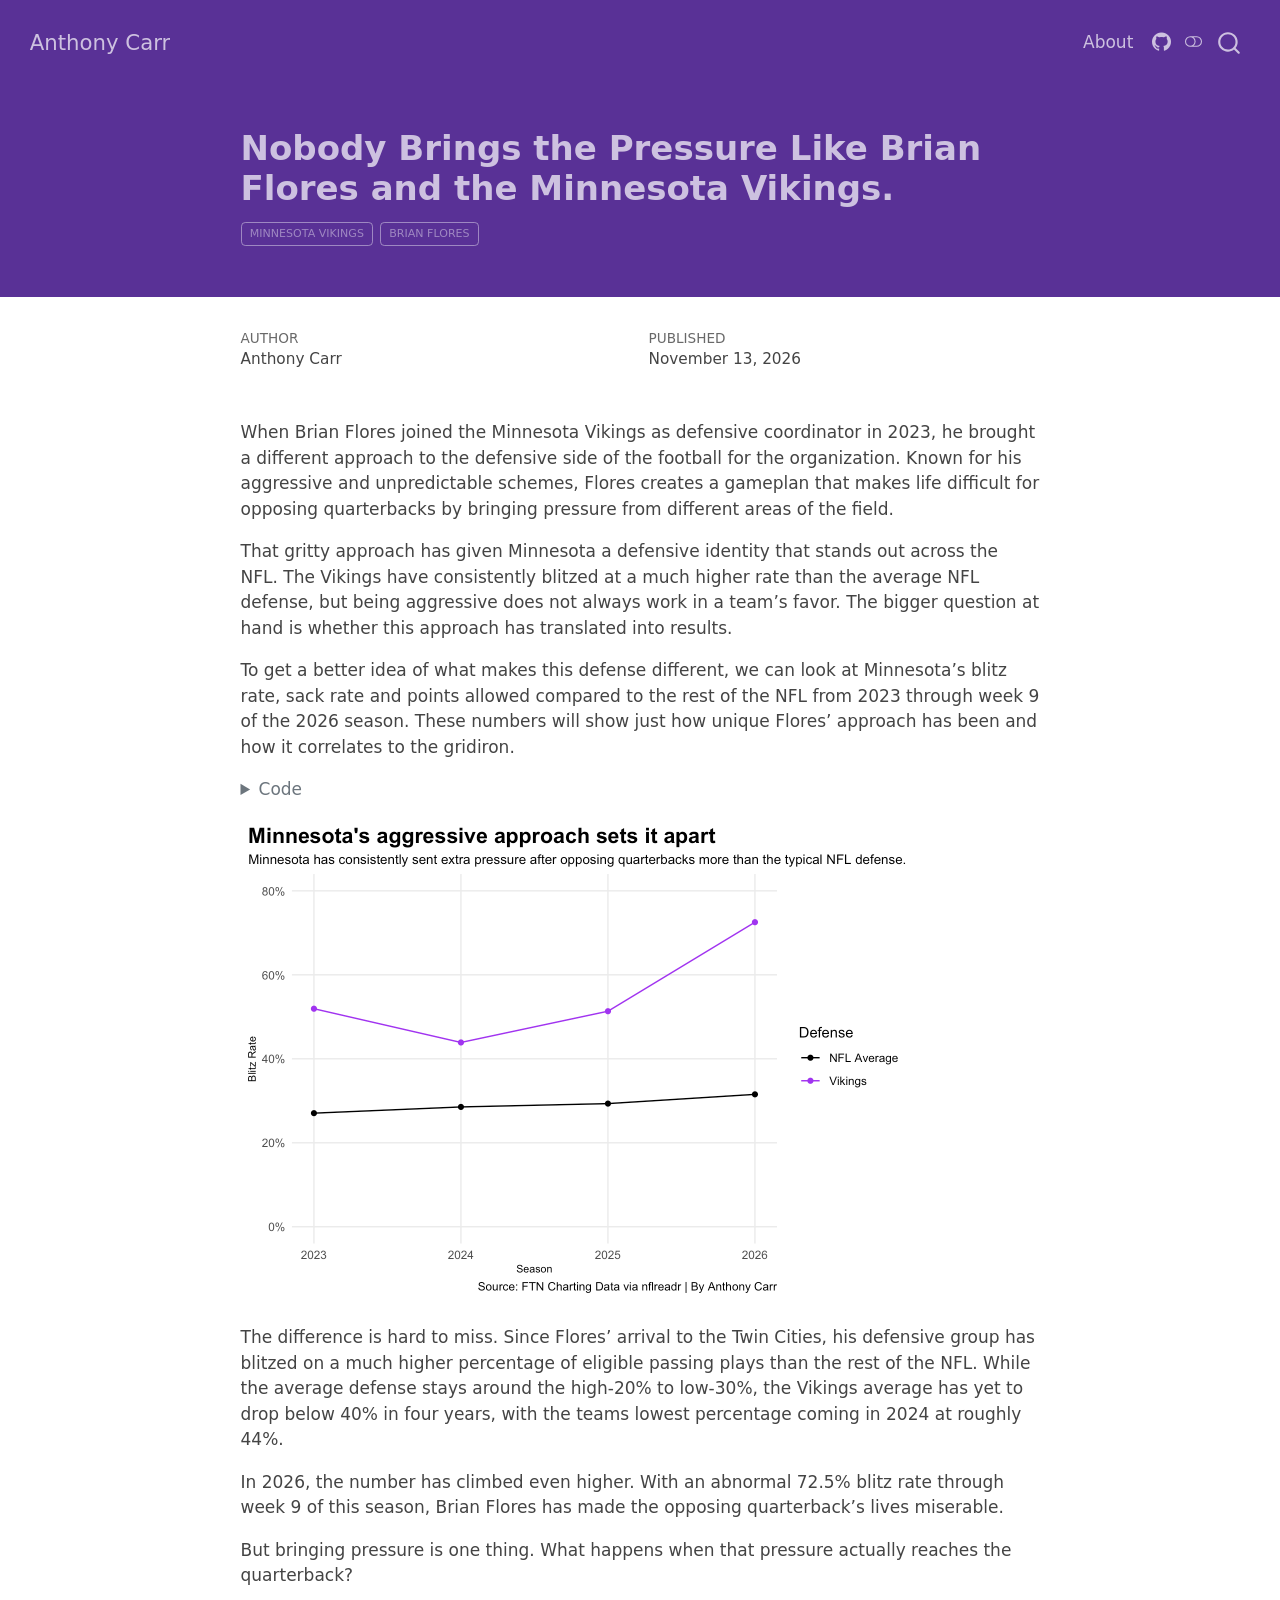
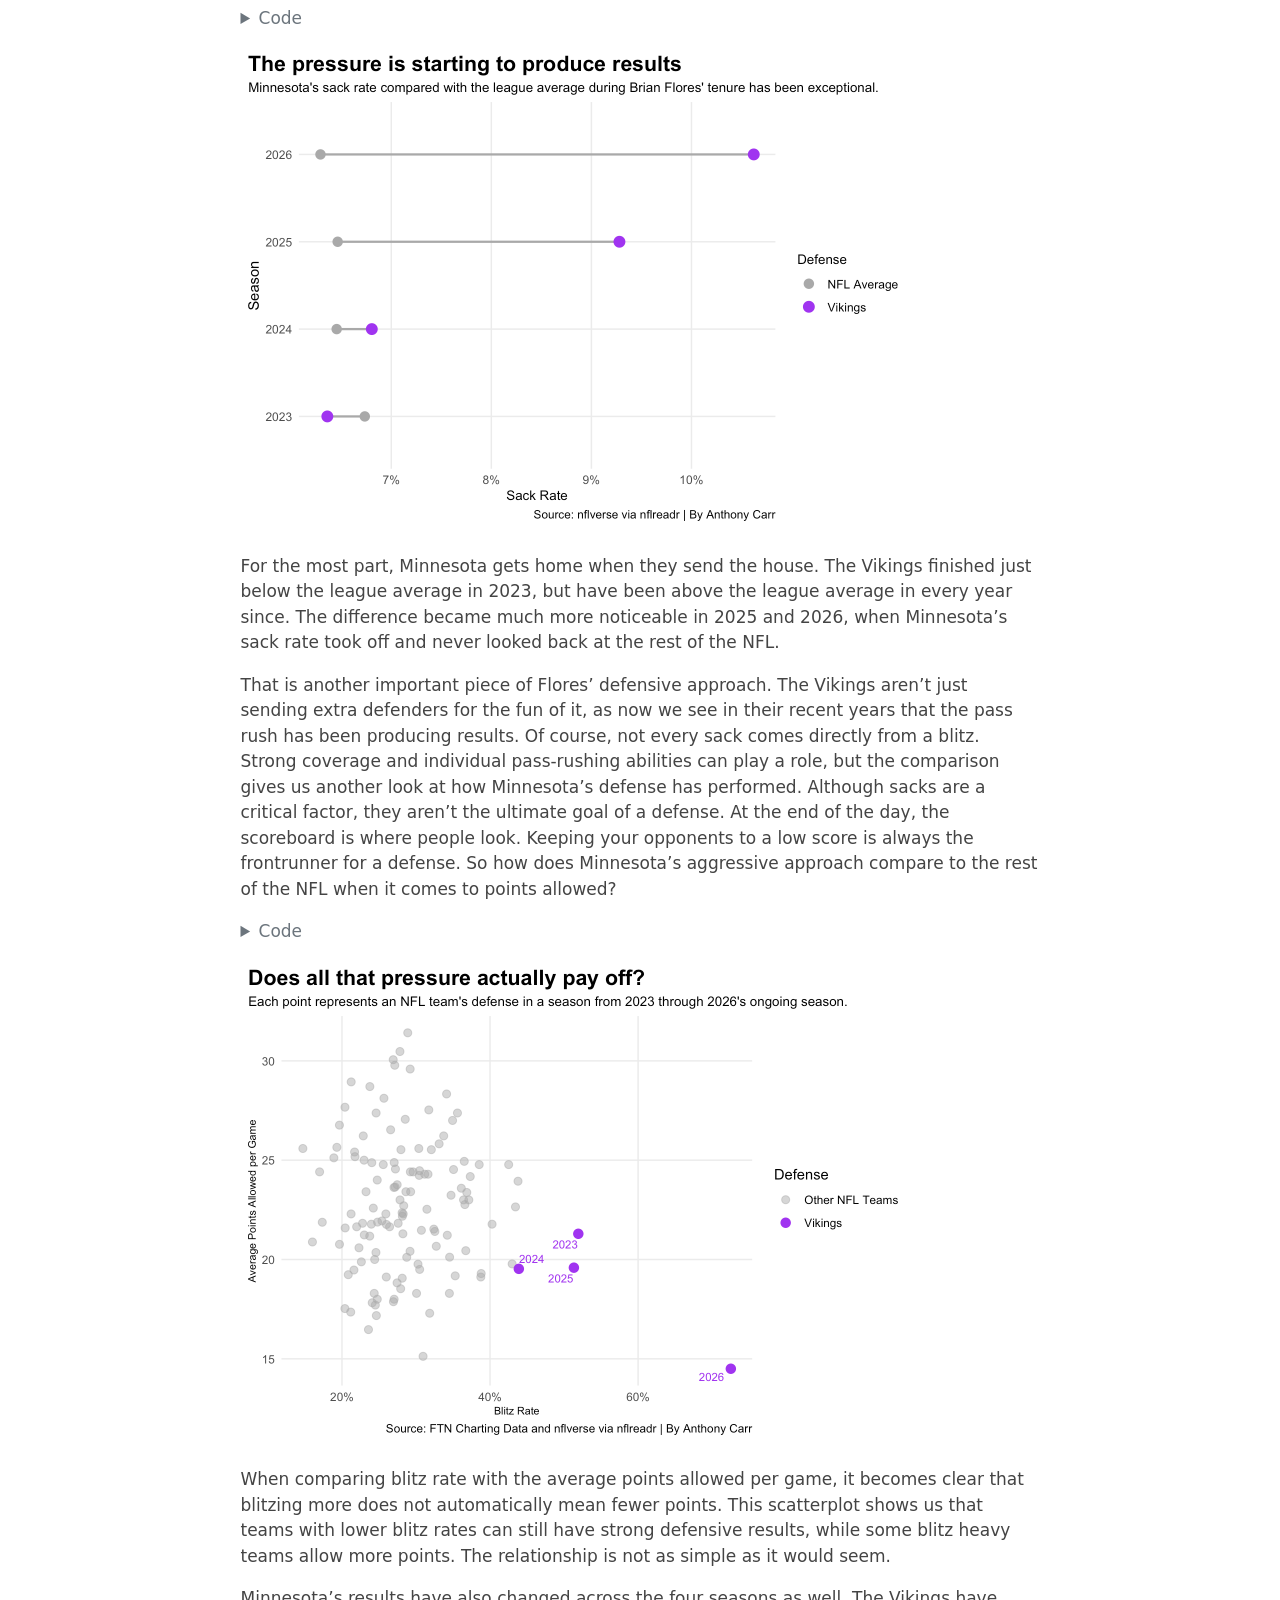
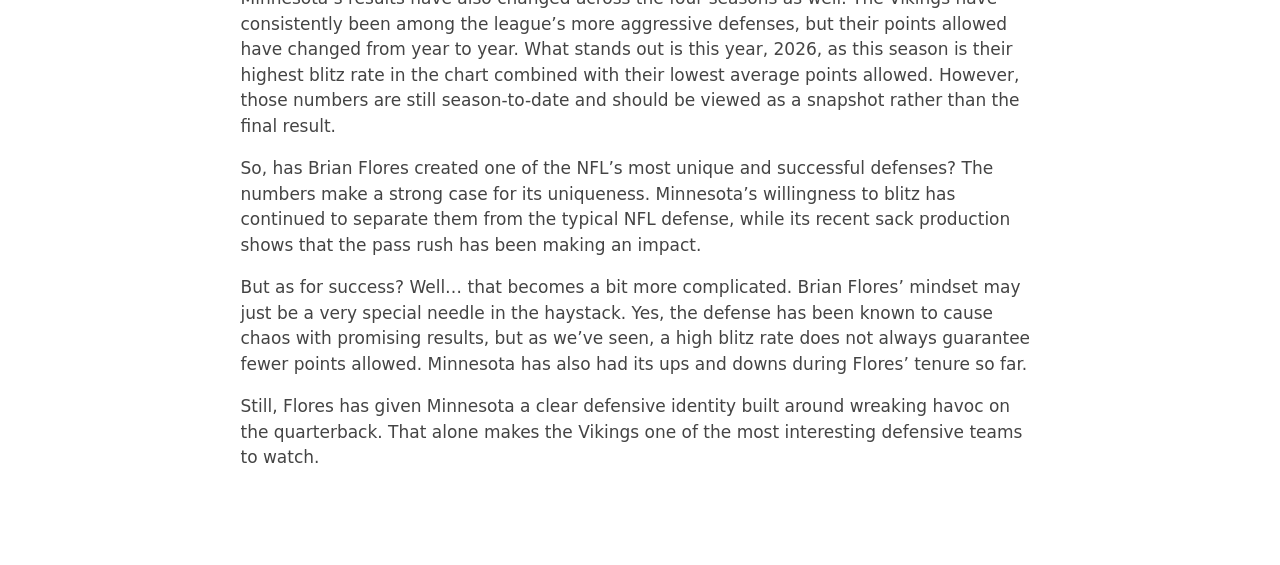
<file: posts/minnesota-vikings-football-brianflores-defense-nfl/index.html>
<!DOCTYPE html>
<html xmlns="http://www.w3.org/1999/xhtml" lang="en" xml:lang="en"><head>

<meta charset="utf-8">
<meta name="generator" content="quarto-1.11.9">

<meta name="viewport" content="width=device-width, initial-scale=1.0, user-scalable=yes">

<meta name="author" content="Anthony Carr">
<meta name="dcterms.date" content="2026-11-13">

<title>Nobody Brings the Pressure Like Brian Flores and the Minnesota Vikings. – Anthony Carr</title>
<style>
/* Default styles provided by pandoc.
** See https://pandoc.org/MANUAL.html#variables-for-html for config info.
*/
span.smallcaps{font-variant: small-caps;}
div.columns{display: flex; gap: 1.5em;}
div.column{flex: auto;}
@media screen {
div.columns{gap: min(4vw, 1.5em);}
div.column{overflow-x: auto;}
}
div.hanging-indent{margin-left: 1.5em; text-indent: -1.5em;}
ul.task-list{list-style: none;}
ul.task-list li input[type="checkbox"] {
  width: 0.8em;
  margin: 0 0.8em 0.2em -1em; /* quarto-specific, see https://github.com/quarto-dev/quarto-cli/issues/4556 */ 
  vertical-align: middle;
}
/* CSS for syntax highlighting */
html { -webkit-text-size-adjust: 100%; }
pre > code.sourceCode { white-space: pre; position: relative; }
pre > code.sourceCode > span { display: inline-block; line-height: 1.25; }
pre > code.sourceCode > span:empty { height: 1.2em; }
.sourceCode { overflow: visible; }
code.sourceCode > span { color: inherit; text-decoration: inherit; }
div.sourceCode { margin: 1em 0; }
pre.sourceCode { margin: 0; }
@media screen {
div.sourceCode { overflow: auto; }
}
@media print {
pre > code.sourceCode { white-space: pre-wrap; }
pre > code.sourceCode > span { text-indent: -5em; padding-left: 5em; }
}
pre.numberSource code
  { counter-reset: source-line 0; }
pre.numberSource code > span
  { position: relative; left: -4em; counter-increment: source-line; }
pre.numberSource code > span > a:first-child::before
  { content: counter(source-line);
    position: relative; left: -1em; text-align: right; vertical-align: baseline;
    border: none; display: inline-block;
    -webkit-touch-callout: none; -webkit-user-select: none;
    -khtml-user-select: none; -moz-user-select: none;
    -ms-user-select: none; user-select: none;
    padding: 0 4px; width: 4em;
  }
pre.numberSource { margin-left: 3em;  padding-left: 4px; }
div.sourceCode
  {   }
@media screen {
pre > code.sourceCode > span > a:first-child::before { text-decoration: underline; }
}
</style>


<script src="../../site_libs/quarto-nav/quarto-nav.js"></script>
<script src="../../site_libs/quarto-nav/headroom.min.js"></script>
<script src="../../site_libs/clipboard/clipboard.min.js"></script>
<script src="../../site_libs/quarto-search/autocomplete.umd.js"></script>
<script src="../../site_libs/quarto-search/fuse.min.js"></script>
<script src="../../site_libs/quarto-search/quarto-search.js"></script>
<meta name="quarto:offset" content="../../">
<link href="../../logo.png" rel="icon" type="image/png">
<script src="../../site_libs/quarto-html/quarto.js" type="module"></script>
<script src="../../site_libs/quarto-html/tabsets/tabsets.js" type="module"></script>
<script src="../../site_libs/quarto-html/scrollable-regions/scrollable-regions.js" type="module"></script>
<script src="../../site_libs/quarto-html/popper.min.js"></script>
<script src="../../site_libs/quarto-html/tippy.umd.min.js"></script>
<script src="../../site_libs/quarto-html/anchor.min.js"></script>
<link href="../../site_libs/quarto-html/tippy.css" rel="stylesheet">
<link href="../../site_libs/quarto-html/quarto-syntax-highlighting-63b5708e65d6cd79cd7618c58d0c21e7.css" rel="stylesheet" class="quarto-color-scheme" id="quarto-text-highlighting-styles">
<link href="../../site_libs/quarto-html/quarto-syntax-highlighting-dark-447e42e69aaa9833c0ba1b986f430b20.css" rel="stylesheet" class="quarto-color-scheme quarto-color-alternate" id="quarto-text-highlighting-styles">
<link href="../../site_libs/quarto-html/quarto-syntax-highlighting-63b5708e65d6cd79cd7618c58d0c21e7.css" rel="stylesheet" class="quarto-color-scheme-extra" id="quarto-text-highlighting-styles">
<script src="../../site_libs/bootstrap/bootstrap.min.js"></script>
<link href="../../site_libs/bootstrap/bootstrap-icons.css" rel="stylesheet">
<link href="../../site_libs/bootstrap/bootstrap-3b9237864e23fa8f787f930514107125.min.css" rel="stylesheet" append-hash="true" class="quarto-color-scheme" id="quarto-bootstrap" data-mode="light">
<link href="../../site_libs/bootstrap/bootstrap-dark-5ccaa7ef69c197bf3d6020b0048d2ced.min.css" rel="stylesheet" append-hash="true" class="quarto-color-scheme quarto-color-alternate" id="quarto-bootstrap" data-mode="light">
<link href="../../site_libs/bootstrap/bootstrap-3b9237864e23fa8f787f930514107125.min.css" rel="stylesheet" append-hash="true" class="quarto-color-scheme-extra" id="quarto-bootstrap" data-mode="light">
<script id="quarto-search-options" type="application/json">{
  "location": "navbar",
  "copy-button": false,
  "collapse-after": 3,
  "panel-placement": "end",
  "type": "overlay",
  "limit": 50,
  "keyboard-shortcut": [
    "f",
    "/",
    "s"
  ],
  "show-item-context": false,
  "language": {
    "search-no-results-text": "No results",
    "search-matching-documents-text": "matching documents",
    "search-copy-link-title": "Copy link to search",
    "search-hide-matches-text": "Hide additional matches",
    "search-more-match-text": "more match in this document",
    "search-more-matches-text": "more matches in this document",
    "search-clear-button-title": "Clear",
    "search-text-placeholder": "",
    "search-detached-cancel-button-title": "Cancel",
    "search-submit-button-title": "Submit",
    "search-label": "Search"
  }
}</script>


<link rel="stylesheet" href="../../styles.css">
</head>

<body class="nav-fixed fullcontent quarto-light"><a id="quarto-skip-link" class="visually-hidden-focusable" href="#quarto-document-content">Skip to main content</a><script id="quarto-html-before-body" type="application/javascript">
    const toggleBodyColorMode = (bsSheetEl) => {
      const mode = bsSheetEl.getAttribute("data-mode");
      const bodyEl = window.document.querySelector("body");
      if (mode === "dark") {
        bodyEl.classList.add("quarto-dark");
        bodyEl.classList.remove("quarto-light");
      } else {
        bodyEl.classList.add("quarto-light");
        bodyEl.classList.remove("quarto-dark");
      }
    }
    const toggleBodyColorPrimary = () => {
      const bsSheetEl = window.document.querySelector("link#quarto-bootstrap:not([rel=disabled-stylesheet])");
      if (bsSheetEl) {
        toggleBodyColorMode(bsSheetEl);
      }
    }
    const setColorSchemeToggle = (alternate) => {
      const toggles = window.document.querySelectorAll('.quarto-color-scheme-toggle');
      for (let i=0; i < toggles.length; i++) {
        const toggle = toggles[i];
        if (toggle) {
          toggle.setAttribute("aria-checked", alternate ? "true" : "false");
          if (alternate) {
            toggle.classList.add("alternate");
          } else {
            toggle.classList.remove("alternate");
          }
        }
      }
    };
    const toggleColorMode = (alternate) => {
      // Switch the stylesheets
      const primaryStylesheets = window.document.querySelectorAll('link.quarto-color-scheme:not(.quarto-color-alternate)');
      const alternateStylesheets = window.document.querySelectorAll('link.quarto-color-scheme.quarto-color-alternate');
      manageTransitions('#quarto-margin-sidebar .nav-link', false);
      if (alternate) {
        // note: dark is layered on light, we don't disable primary!
        enableStylesheet(alternateStylesheets);
        for (const sheetNode of alternateStylesheets) {
          if (sheetNode.id === "quarto-bootstrap") {
            toggleBodyColorMode(sheetNode);
          }
        }
      } else {
        disableStylesheet(alternateStylesheets);
        enableStylesheet(primaryStylesheets)
        toggleBodyColorPrimary();
      }
      manageTransitions('#quarto-margin-sidebar .nav-link', true);
      // Switch the toggles
      setColorSchemeToggle(alternate)
    }
    // Hack to workaround the fact that safari doesn't
    // properly recolor the scrollbar when toggling (#1455).
    // Not run on load: stylesheets are set before first paint there, and
    // scrolling would undo the scroll to a URL fragment (#14973).
    // The one pixel nudge keeps the reader where they were.
    const refreshSafariScrollbar = () => {
      if (navigator.userAgent.indexOf('Safari') > 0 && navigator.userAgent.indexOf('Chrome') == -1) {
        manageTransitions("body", false);
        const scrollY = window.scrollY;
        window.scrollTo(0, scrollY > 0 ? scrollY - 1 : 1);
        setTimeout(() => {
          window.scrollTo(0, scrollY);
          manageTransitions("body", true);
        }, 40);
      }
    }
    const disableStylesheet = (stylesheets) => {
      for (let i=0; i < stylesheets.length; i++) {
        const stylesheet = stylesheets[i];
        stylesheet.rel = 'disabled-stylesheet';
      }
    }
    const enableStylesheet = (stylesheets) => {
      for (let i=0; i < stylesheets.length; i++) {
        const stylesheet = stylesheets[i];
        if(stylesheet.rel !== 'stylesheet') { // for Chrome, which will still FOUC without this check
          stylesheet.rel = 'stylesheet';
        }
      }
    }
    const manageTransitions = (selector, allowTransitions) => {
      const els = window.document.querySelectorAll(selector);
      for (let i=0; i < els.length; i++) {
        const el = els[i];
        if (allowTransitions) {
          el.classList.remove('notransition');
        } else {
          el.classList.add('notransition');
        }
      }
    }
    const isFileUrl = () => {
      return window.location.protocol === 'file:';
    }
    const hasAlternateSentinel = () => {
      let styleSentinel = getColorSchemeSentinel();
      if (styleSentinel !== null) {
        return styleSentinel === "alternate";
      } else {
        return false;
      }
    }
    const setStyleSentinel = (alternate) => {
      const value = alternate ? "alternate" : "default";
      if (!isFileUrl()) {
        window.localStorage.setItem("quarto-color-scheme", value);
      } else {
        localAlternateSentinel = value;
      }
    }
    const getColorSchemeSentinel = () => {
      if (!isFileUrl()) {
        const storageValue = window.localStorage.getItem("quarto-color-scheme");
        return storageValue != null ? storageValue : localAlternateSentinel;
      } else {
        return localAlternateSentinel;
      }
    }
    const toggleGiscusIfUsed = (isAlternate, darkModeDefault) => {
      const baseTheme = document.querySelector('#giscus-base-theme')?.value ?? 'light';
      const alternateTheme = document.querySelector('#giscus-alt-theme')?.value ?? 'dark';
      let newTheme = '';
      if(authorPrefersDark) {
        newTheme = isAlternate ? baseTheme : alternateTheme;
      } else {
        newTheme = isAlternate ? alternateTheme : baseTheme;
      }
      const changeGiscusTheme = () => {
        // From: https://github.com/giscus/giscus/issues/336
        const sendMessage = (message) => {
          const iframe = document.querySelector('iframe.giscus-frame');
          if (!iframe) return;
          iframe.contentWindow.postMessage({ giscus: message }, 'https://giscus.app');
        }
        sendMessage({
          setConfig: {
            theme: newTheme
          }
        });
      }
      const isGiscussLoaded = window.document.querySelector('iframe.giscus-frame') !== null;
      if (isGiscussLoaded) {
        changeGiscusTheme();
      }
    };
    const authorPrefersDark = false;
    const darkModeDefault = authorPrefersDark;
      document.querySelector('link#quarto-text-highlighting-styles.quarto-color-scheme-extra').rel = 'disabled-stylesheet';
      document.querySelector('link#quarto-bootstrap.quarto-color-scheme-extra').rel = 'disabled-stylesheet';
    let localAlternateSentinel = darkModeDefault ? 'alternate' : 'default';
    // Dark / light mode switch
    window.quartoToggleColorScheme = () => {
      // Read the current dark / light value
      let toAlternate = !hasAlternateSentinel();
      toggleColorMode(toAlternate);
      refreshSafariScrollbar();
      setStyleSentinel(toAlternate);
      toggleGiscusIfUsed(toAlternate, darkModeDefault);
      window.dispatchEvent(new Event('resize'));
    };
    // Switch to dark mode if need be
    if (hasAlternateSentinel()) {
      toggleColorMode(true);
    } else {
      toggleColorMode(false);
    }
  </script>

<div id="quarto-search-results"></div>
  <header id="quarto-header" class="headroom fixed-top quarto-banner">
    <nav class="navbar navbar-expand-lg " data-bs-theme="dark" aria-label="Site">
      <div class="navbar-container container-fluid">
      <div class="navbar-brand-container mx-auto">
    <a class="navbar-brand" href="../../index.html">
    <span class="navbar-title">Anthony Carr</span>
    </a>
  </div>
          <button class="navbar-toggler" type="button" data-bs-toggle="collapse" data-bs-target="#navbarCollapse" aria-controls="navbarCollapse" aria-expanded="false" aria-label="Toggle navigation" onclick="if (window.quartoToggleHeadroom) { window.quartoToggleHeadroom(); }">
  <span class="navbar-toggler-icon"></span>
</button>
          <div class="collapse navbar-collapse" id="navbarCollapse">
            <ul class="navbar-nav navbar-nav-scroll ms-auto">
  <li class="nav-item">
    <a class="nav-link" href="../../about.html"> 
<span class="menu-text">About</span></a>
  </li>  
  <li class="nav-item compact">
    <a class="nav-link" href="https://github.com/anthonycarr4"> <i class="bi bi-github" role="img">
</i> 
<span class="menu-text"></span></a>
  </li>  
</ul>
          </div> <!-- /navcollapse -->
            <div class="quarto-navbar-tools">
  <button type="button" role="switch" aria-checked="false" class="quarto-color-scheme-toggle quarto-navigation-tool  px-1" onclick="window.quartoToggleColorScheme(); return false;" title="Toggle dark mode" aria-label="Toggle dark mode"><i class="bi"></i></button>
</div>
            <div id="quarto-search" class="" title="Search"></div>
      </div> <!-- /container-fluid -->
    </nav>
</header>
<!-- content -->
<header id="title-block-header" class="quarto-title-block default page-columns page-full">
  <div class="quarto-title-banner page-columns page-full">
    <div class="quarto-title column-body">
      <h1 class="title">Nobody Brings the Pressure Like Brian Flores and the Minnesota Vikings.</h1>
                                <div class="quarto-categories">
                <div class="quarto-category">Minnesota Vikings</div>
                <div class="quarto-category">Brian Flores</div>
              </div>
                  </div>
  </div>
    
  
  <div class="quarto-title-meta">

      <div>
      <div class="quarto-title-meta-heading">Author</div>
      <div class="quarto-title-meta-contents">
               <p>Anthony Carr </p>
            </div>
    </div>
      
      <div>
      <div class="quarto-title-meta-heading">Published</div>
      <div class="quarto-title-meta-contents">
        <p class="date">November 13, 2026</p>
      </div>
    </div>
    
      
    </div>
    
  
  </header><div id="quarto-content" class="quarto-container page-columns page-rows-contents page-layout-article page-navbar">
<!-- sidebar -->
<!-- margin-sidebar -->
    
<!-- main -->
<main class="content quarto-banner-title-block" id="quarto-document-content" tabindex="-1">






<p>When Brian Flores joined the Minnesota Vikings as defensive coordinator in 2023, he brought a different approach to the defensive side of the football for the organization. Known for his aggressive and unpredictable schemes, Flores creates a gameplan that makes life difficult for opposing quarterbacks by bringing pressure from different areas of the field.</p>
<p>That gritty approach has given Minnesota a defensive identity that stands out across the NFL. The Vikings have consistently blitzed at a much higher rate than the average NFL defense, but being aggressive does not always work in a team’s favor. The bigger question at hand is whether this approach has translated into results.</p>
<p>To get a better idea of what makes this defense different, we can look at Minnesota’s blitz rate, sack rate and points allowed compared to the rest of the NFL from 2023 through week 9 of the 2026 season. These numbers will show just how unique Flores’ approach has been and how it correlates to the gridiron.</p>
<div class="cell">
<details class="code-fold">
<summary>Code</summary>
<div class="code-copy-outer-scaffold"><div class="sourceCode cell-code" id="cb1"><pre class="sourceCode r code-with-copy"><code class="sourceCode r"><span id="cb1-1"><a href="#cb1-1" aria-hidden="true" tabindex="-1"></a><span class="fu">library</span>(tidyverse)</span>
<span id="cb1-2"><a href="#cb1-2" aria-hidden="true" tabindex="-1"></a><span class="fu">library</span>(nflreadr)</span>
<span id="cb1-3"><a href="#cb1-3" aria-hidden="true" tabindex="-1"></a><span class="fu">library</span>(ggrepel)</span>
<span id="cb1-4"><a href="#cb1-4" aria-hidden="true" tabindex="-1"></a></span>
<span id="cb1-5"><a href="#cb1-5" aria-hidden="true" tabindex="-1"></a>ftn <span class="ot">&lt;-</span> <span class="fu">load_ftn_charting</span>(<span class="at">seasons =</span> <span class="dv">2023</span><span class="sc">:</span><span class="dv">2026</span>)</span>
<span id="cb1-6"><a href="#cb1-6" aria-hidden="true" tabindex="-1"></a>pbp <span class="ot">&lt;-</span> <span class="fu">load_pbp</span>(<span class="dv">2023</span><span class="sc">:</span><span class="dv">2026</span>)</span>
<span id="cb1-7"><a href="#cb1-7" aria-hidden="true" tabindex="-1"></a></span>
<span id="cb1-8"><a href="#cb1-8" aria-hidden="true" tabindex="-1"></a>ftn_pbp <span class="ot">&lt;-</span> ftn <span class="sc">|&gt;</span></span>
<span id="cb1-9"><a href="#cb1-9" aria-hidden="true" tabindex="-1"></a>  <span class="fu">inner_join</span>(</span>
<span id="cb1-10"><a href="#cb1-10" aria-hidden="true" tabindex="-1"></a>    pbp <span class="sc">|&gt;</span></span>
<span id="cb1-11"><a href="#cb1-11" aria-hidden="true" tabindex="-1"></a>      <span class="fu">select</span>(</span>
<span id="cb1-12"><a href="#cb1-12" aria-hidden="true" tabindex="-1"></a>        game_id, play_id, season_type,</span>
<span id="cb1-13"><a href="#cb1-13" aria-hidden="true" tabindex="-1"></a>        posteam, defteam,</span>
<span id="cb1-14"><a href="#cb1-14" aria-hidden="true" tabindex="-1"></a>        pass_attempt, sack, qb_scramble</span>
<span id="cb1-15"><a href="#cb1-15" aria-hidden="true" tabindex="-1"></a>      ),</span>
<span id="cb1-16"><a href="#cb1-16" aria-hidden="true" tabindex="-1"></a>    <span class="at">by =</span> <span class="fu">c</span>(</span>
<span id="cb1-17"><a href="#cb1-17" aria-hidden="true" tabindex="-1"></a>      <span class="st">"nflverse_game_id"</span> <span class="ot">=</span> <span class="st">"game_id"</span>,</span>
<span id="cb1-18"><a href="#cb1-18" aria-hidden="true" tabindex="-1"></a>      <span class="st">"nflverse_play_id"</span> <span class="ot">=</span> <span class="st">"play_id"</span></span>
<span id="cb1-19"><a href="#cb1-19" aria-hidden="true" tabindex="-1"></a>    )</span>
<span id="cb1-20"><a href="#cb1-20" aria-hidden="true" tabindex="-1"></a>  )</span>
<span id="cb1-21"><a href="#cb1-21" aria-hidden="true" tabindex="-1"></a></span>
<span id="cb1-22"><a href="#cb1-22" aria-hidden="true" tabindex="-1"></a>eligible_plays <span class="ot">&lt;-</span> ftn_pbp <span class="sc">|&gt;</span></span>
<span id="cb1-23"><a href="#cb1-23" aria-hidden="true" tabindex="-1"></a>  <span class="fu">filter</span>(</span>
<span id="cb1-24"><a href="#cb1-24" aria-hidden="true" tabindex="-1"></a>    season_type <span class="sc">==</span> <span class="st">"REG"</span>,</span>
<span id="cb1-25"><a href="#cb1-25" aria-hidden="true" tabindex="-1"></a>    pass_attempt <span class="sc">==</span> <span class="dv">1</span> <span class="sc">|</span> sack <span class="sc">==</span> <span class="dv">1</span> <span class="sc">|</span> qb_scramble <span class="sc">==</span> <span class="dv">1</span>,</span>
<span id="cb1-26"><a href="#cb1-26" aria-hidden="true" tabindex="-1"></a>    <span class="fu">is.na</span>(n_blitzers) <span class="sc">|</span> n_blitzers <span class="sc">&lt;=</span> <span class="dv">11</span></span>
<span id="cb1-27"><a href="#cb1-27" aria-hidden="true" tabindex="-1"></a>  )</span>
<span id="cb1-28"><a href="#cb1-28" aria-hidden="true" tabindex="-1"></a></span>
<span id="cb1-29"><a href="#cb1-29" aria-hidden="true" tabindex="-1"></a>blitz_team_season <span class="ot">&lt;-</span> eligible_plays <span class="sc">|&gt;</span></span>
<span id="cb1-30"><a href="#cb1-30" aria-hidden="true" tabindex="-1"></a>  <span class="fu">group_by</span>(season, defteam) <span class="sc">|&gt;</span></span>
<span id="cb1-31"><a href="#cb1-31" aria-hidden="true" tabindex="-1"></a>  <span class="fu">summarise</span>(</span>
<span id="cb1-32"><a href="#cb1-32" aria-hidden="true" tabindex="-1"></a>    <span class="at">eligible_plays =</span> <span class="fu">n</span>(),</span>
<span id="cb1-33"><a href="#cb1-33" aria-hidden="true" tabindex="-1"></a>    <span class="at">known_blitz_plays =</span> <span class="fu">sum</span>(<span class="sc">!</span><span class="fu">is.na</span>(n_blitzers)),</span>
<span id="cb1-34"><a href="#cb1-34" aria-hidden="true" tabindex="-1"></a>    <span class="at">blitz_plays =</span> <span class="fu">sum</span>(n_blitzers <span class="sc">&gt;</span> <span class="dv">0</span>, <span class="at">na.rm =</span> <span class="cn">TRUE</span>),</span>
<span id="cb1-35"><a href="#cb1-35" aria-hidden="true" tabindex="-1"></a>    <span class="at">missing_blitz =</span> <span class="fu">sum</span>(<span class="fu">is.na</span>(n_blitzers)),</span>
<span id="cb1-36"><a href="#cb1-36" aria-hidden="true" tabindex="-1"></a>    <span class="at">blitz_rate =</span> blitz_plays <span class="sc">/</span> known_blitz_plays</span>
<span id="cb1-37"><a href="#cb1-37" aria-hidden="true" tabindex="-1"></a>  )</span>
<span id="cb1-38"><a href="#cb1-38" aria-hidden="true" tabindex="-1"></a></span>
<span id="cb1-39"><a href="#cb1-39" aria-hidden="true" tabindex="-1"></a>blitz_comparison <span class="ot">&lt;-</span> blitz_team_season <span class="sc">|&gt;</span></span>
<span id="cb1-40"><a href="#cb1-40" aria-hidden="true" tabindex="-1"></a>  <span class="fu">group_by</span>(season) <span class="sc">|&gt;</span></span>
<span id="cb1-41"><a href="#cb1-41" aria-hidden="true" tabindex="-1"></a>  <span class="fu">summarise</span>(</span>
<span id="cb1-42"><a href="#cb1-42" aria-hidden="true" tabindex="-1"></a>    <span class="at">nfl_avg_blitz_rate =</span> <span class="fu">mean</span>(blitz_rate, <span class="at">na.rm =</span> <span class="cn">TRUE</span>),</span>
<span id="cb1-43"><a href="#cb1-43" aria-hidden="true" tabindex="-1"></a>    <span class="at">vikings_blitz_rate =</span> blitz_rate[defteam <span class="sc">==</span> <span class="st">"MIN"</span>]</span>
<span id="cb1-44"><a href="#cb1-44" aria-hidden="true" tabindex="-1"></a>  )</span>
<span id="cb1-45"><a href="#cb1-45" aria-hidden="true" tabindex="-1"></a></span>
<span id="cb1-46"><a href="#cb1-46" aria-hidden="true" tabindex="-1"></a><span class="fu">ggplot</span>() <span class="sc">+</span></span>
<span id="cb1-47"><a href="#cb1-47" aria-hidden="true" tabindex="-1"></a>  <span class="fu">geom_line</span>(</span>
<span id="cb1-48"><a href="#cb1-48" aria-hidden="true" tabindex="-1"></a>    <span class="at">data =</span> blitz_comparison,</span>
<span id="cb1-49"><a href="#cb1-49" aria-hidden="true" tabindex="-1"></a>    <span class="fu">aes</span>(</span>
<span id="cb1-50"><a href="#cb1-50" aria-hidden="true" tabindex="-1"></a>      <span class="at">x =</span> season,</span>
<span id="cb1-51"><a href="#cb1-51" aria-hidden="true" tabindex="-1"></a>      <span class="at">y =</span> nfl_avg_blitz_rate,</span>
<span id="cb1-52"><a href="#cb1-52" aria-hidden="true" tabindex="-1"></a>      <span class="at">color =</span> <span class="st">"NFL Average"</span></span>
<span id="cb1-53"><a href="#cb1-53" aria-hidden="true" tabindex="-1"></a>    )</span>
<span id="cb1-54"><a href="#cb1-54" aria-hidden="true" tabindex="-1"></a>  ) <span class="sc">+</span></span>
<span id="cb1-55"><a href="#cb1-55" aria-hidden="true" tabindex="-1"></a>  <span class="fu">geom_point</span>(</span>
<span id="cb1-56"><a href="#cb1-56" aria-hidden="true" tabindex="-1"></a>    <span class="at">data =</span> blitz_comparison,</span>
<span id="cb1-57"><a href="#cb1-57" aria-hidden="true" tabindex="-1"></a>    <span class="fu">aes</span>(</span>
<span id="cb1-58"><a href="#cb1-58" aria-hidden="true" tabindex="-1"></a>      <span class="at">x =</span> season,</span>
<span id="cb1-59"><a href="#cb1-59" aria-hidden="true" tabindex="-1"></a>      <span class="at">y =</span> nfl_avg_blitz_rate,</span>
<span id="cb1-60"><a href="#cb1-60" aria-hidden="true" tabindex="-1"></a>      <span class="at">color =</span> <span class="st">"NFL Average"</span></span>
<span id="cb1-61"><a href="#cb1-61" aria-hidden="true" tabindex="-1"></a>    )</span>
<span id="cb1-62"><a href="#cb1-62" aria-hidden="true" tabindex="-1"></a>  ) <span class="sc">+</span></span>
<span id="cb1-63"><a href="#cb1-63" aria-hidden="true" tabindex="-1"></a>  <span class="fu">geom_line</span>(</span>
<span id="cb1-64"><a href="#cb1-64" aria-hidden="true" tabindex="-1"></a>    <span class="at">data =</span> blitz_comparison,</span>
<span id="cb1-65"><a href="#cb1-65" aria-hidden="true" tabindex="-1"></a>    <span class="fu">aes</span>(</span>
<span id="cb1-66"><a href="#cb1-66" aria-hidden="true" tabindex="-1"></a>      <span class="at">x =</span> season,</span>
<span id="cb1-67"><a href="#cb1-67" aria-hidden="true" tabindex="-1"></a>      <span class="at">y =</span> vikings_blitz_rate,</span>
<span id="cb1-68"><a href="#cb1-68" aria-hidden="true" tabindex="-1"></a>      <span class="at">color =</span> <span class="st">"Vikings"</span></span>
<span id="cb1-69"><a href="#cb1-69" aria-hidden="true" tabindex="-1"></a>    )</span>
<span id="cb1-70"><a href="#cb1-70" aria-hidden="true" tabindex="-1"></a>  ) <span class="sc">+</span></span>
<span id="cb1-71"><a href="#cb1-71" aria-hidden="true" tabindex="-1"></a>  <span class="fu">geom_point</span>(</span>
<span id="cb1-72"><a href="#cb1-72" aria-hidden="true" tabindex="-1"></a>    <span class="at">data =</span> blitz_comparison,</span>
<span id="cb1-73"><a href="#cb1-73" aria-hidden="true" tabindex="-1"></a>    <span class="fu">aes</span>(</span>
<span id="cb1-74"><a href="#cb1-74" aria-hidden="true" tabindex="-1"></a>      <span class="at">x =</span> season,</span>
<span id="cb1-75"><a href="#cb1-75" aria-hidden="true" tabindex="-1"></a>      <span class="at">y =</span> vikings_blitz_rate,</span>
<span id="cb1-76"><a href="#cb1-76" aria-hidden="true" tabindex="-1"></a>      <span class="at">color =</span> <span class="st">"Vikings"</span></span>
<span id="cb1-77"><a href="#cb1-77" aria-hidden="true" tabindex="-1"></a>    )</span>
<span id="cb1-78"><a href="#cb1-78" aria-hidden="true" tabindex="-1"></a>  ) <span class="sc">+</span></span>
<span id="cb1-79"><a href="#cb1-79" aria-hidden="true" tabindex="-1"></a>  <span class="fu">scale_color_manual</span>(</span>
<span id="cb1-80"><a href="#cb1-80" aria-hidden="true" tabindex="-1"></a>    <span class="at">name =</span> <span class="st">"Defense"</span>,</span>
<span id="cb1-81"><a href="#cb1-81" aria-hidden="true" tabindex="-1"></a>    <span class="at">values =</span> <span class="fu">c</span>(</span>
<span id="cb1-82"><a href="#cb1-82" aria-hidden="true" tabindex="-1"></a>      <span class="st">"NFL Average"</span> <span class="ot">=</span> <span class="st">"black"</span>,</span>
<span id="cb1-83"><a href="#cb1-83" aria-hidden="true" tabindex="-1"></a>      <span class="st">"Vikings"</span> <span class="ot">=</span> <span class="st">"purple"</span></span>
<span id="cb1-84"><a href="#cb1-84" aria-hidden="true" tabindex="-1"></a>    )</span>
<span id="cb1-85"><a href="#cb1-85" aria-hidden="true" tabindex="-1"></a>  ) <span class="sc">+</span></span>
<span id="cb1-86"><a href="#cb1-86" aria-hidden="true" tabindex="-1"></a>  <span class="fu">scale_y_continuous</span>(</span>
<span id="cb1-87"><a href="#cb1-87" aria-hidden="true" tabindex="-1"></a>    <span class="at">limits =</span> <span class="fu">c</span>(<span class="dv">0</span>, .<span class="dv">8</span>),</span>
<span id="cb1-88"><a href="#cb1-88" aria-hidden="true" tabindex="-1"></a>    <span class="at">labels =</span> scales<span class="sc">::</span>percent</span>
<span id="cb1-89"><a href="#cb1-89" aria-hidden="true" tabindex="-1"></a>  ) <span class="sc">+</span></span>
<span id="cb1-90"><a href="#cb1-90" aria-hidden="true" tabindex="-1"></a>  <span class="fu">labs</span>(</span>
<span id="cb1-91"><a href="#cb1-91" aria-hidden="true" tabindex="-1"></a>    <span class="at">x =</span> <span class="st">"Season"</span>,</span>
<span id="cb1-92"><a href="#cb1-92" aria-hidden="true" tabindex="-1"></a>    <span class="at">y =</span> <span class="st">"Blitz Rate"</span>,</span>
<span id="cb1-93"><a href="#cb1-93" aria-hidden="true" tabindex="-1"></a>    <span class="at">title =</span> <span class="st">"Minnesota's aggressive approach sets it apart"</span>,</span>
<span id="cb1-94"><a href="#cb1-94" aria-hidden="true" tabindex="-1"></a>    <span class="at">subtitle =</span> <span class="st">"Minnesota has consistently sent extra pressure after opposing quarterbacks more than the typical NFL defense."</span>,</span>
<span id="cb1-95"><a href="#cb1-95" aria-hidden="true" tabindex="-1"></a>    <span class="at">caption =</span> <span class="st">"Source: FTN Charting Data via nflreadr | By Anthony Carr"</span></span>
<span id="cb1-96"><a href="#cb1-96" aria-hidden="true" tabindex="-1"></a>  ) <span class="sc">+</span></span>
<span id="cb1-97"><a href="#cb1-97" aria-hidden="true" tabindex="-1"></a>  <span class="fu">theme_minimal</span>() <span class="sc">+</span></span>
<span id="cb1-98"><a href="#cb1-98" aria-hidden="true" tabindex="-1"></a>  <span class="fu">theme</span>(</span>
<span id="cb1-99"><a href="#cb1-99" aria-hidden="true" tabindex="-1"></a>    <span class="at">plot.title =</span> <span class="fu">element_text</span>(<span class="at">size =</span> <span class="dv">16</span>, <span class="at">face =</span> <span class="st">"bold"</span>),</span>
<span id="cb1-100"><a href="#cb1-100" aria-hidden="true" tabindex="-1"></a>    <span class="at">axis.title =</span> <span class="fu">element_text</span>(<span class="at">size =</span> <span class="dv">8</span>),</span>
<span id="cb1-101"><a href="#cb1-101" aria-hidden="true" tabindex="-1"></a>    <span class="at">plot.subtitle =</span> <span class="fu">element_text</span>(<span class="at">size =</span> <span class="dv">10</span>),</span>
<span id="cb1-102"><a href="#cb1-102" aria-hidden="true" tabindex="-1"></a>    <span class="at">panel.grid.minor =</span> <span class="fu">element_blank</span>(),</span>
<span id="cb1-103"><a href="#cb1-103" aria-hidden="true" tabindex="-1"></a>    <span class="at">plot.title.position =</span> <span class="st">"plot"</span></span>
<span id="cb1-104"><a href="#cb1-104" aria-hidden="true" tabindex="-1"></a>  )</span></code></pre></div><button title="Copy to Clipboard" class="code-copy-button"><i class="bi"></i></button></div>
</details>
<div class="cell-output-display">
<div>
<figure class="figure">
<p><img src="index_files/figure-html/unnamed-chunk-1-1.png" class="img-fluid figure-img" width="672"></p>
</figure>
</div>
</div>
</div>
<p>The difference is hard to miss. Since Flores’ arrival to the Twin Cities, his defensive group has blitzed on a much higher percentage of eligible passing plays than the rest of the NFL. While the average defense stays around the high-20% to low-30%, the Vikings average has yet to drop below 40% in four years, with the teams lowest percentage coming in 2024 at roughly 44%.</p>
<p>In 2026, the number has climbed even higher. With an abnormal 72.5% blitz rate through week 9 of this season, Brian Flores has made the opposing quarterback’s lives miserable.</p>
<p>But bringing pressure is one thing. What happens when that pressure actually reaches the quarterback?</p>
<div class="cell">
<details class="code-fold">
<summary>Code</summary>
<div class="code-copy-outer-scaffold"><div class="sourceCode cell-code" id="cb2"><pre class="sourceCode r code-with-copy"><code class="sourceCode r"><span id="cb2-1"><a href="#cb2-1" aria-hidden="true" tabindex="-1"></a>blitz_sack_data <span class="ot">&lt;-</span> eligible_plays <span class="sc">|&gt;</span></span>
<span id="cb2-2"><a href="#cb2-2" aria-hidden="true" tabindex="-1"></a>  <span class="fu">group_by</span>(season, defteam) <span class="sc">|&gt;</span></span>
<span id="cb2-3"><a href="#cb2-3" aria-hidden="true" tabindex="-1"></a>  <span class="fu">summarise</span>(</span>
<span id="cb2-4"><a href="#cb2-4" aria-hidden="true" tabindex="-1"></a>    <span class="at">eligible_plays =</span> <span class="fu">n</span>(),</span>
<span id="cb2-5"><a href="#cb2-5" aria-hidden="true" tabindex="-1"></a>    <span class="at">dropbacks =</span> <span class="fu">n</span>(),</span>
<span id="cb2-6"><a href="#cb2-6" aria-hidden="true" tabindex="-1"></a>    <span class="at">sacks =</span> <span class="fu">sum</span>(sack <span class="sc">==</span> <span class="dv">1</span>, <span class="at">na.rm =</span> <span class="cn">TRUE</span>),</span>
<span id="cb2-7"><a href="#cb2-7" aria-hidden="true" tabindex="-1"></a>    <span class="at">sack_rate =</span> sacks <span class="sc">/</span> dropbacks</span>
<span id="cb2-8"><a href="#cb2-8" aria-hidden="true" tabindex="-1"></a>  )</span>
<span id="cb2-9"><a href="#cb2-9" aria-hidden="true" tabindex="-1"></a></span>
<span id="cb2-10"><a href="#cb2-10" aria-hidden="true" tabindex="-1"></a>sack_comparison <span class="ot">&lt;-</span> blitz_sack_data <span class="sc">|&gt;</span></span>
<span id="cb2-11"><a href="#cb2-11" aria-hidden="true" tabindex="-1"></a>  <span class="fu">group_by</span>(season) <span class="sc">|&gt;</span></span>
<span id="cb2-12"><a href="#cb2-12" aria-hidden="true" tabindex="-1"></a>  <span class="fu">summarise</span>(</span>
<span id="cb2-13"><a href="#cb2-13" aria-hidden="true" tabindex="-1"></a>    <span class="at">nfl_avg_sack_rate =</span> <span class="fu">mean</span>(sack_rate, <span class="at">na.rm =</span> <span class="cn">TRUE</span>),</span>
<span id="cb2-14"><a href="#cb2-14" aria-hidden="true" tabindex="-1"></a>    <span class="at">vikings_sack_rate =</span> sack_rate[defteam <span class="sc">==</span> <span class="st">"MIN"</span>]</span>
<span id="cb2-15"><a href="#cb2-15" aria-hidden="true" tabindex="-1"></a>  )</span>
<span id="cb2-16"><a href="#cb2-16" aria-hidden="true" tabindex="-1"></a></span>
<span id="cb2-17"><a href="#cb2-17" aria-hidden="true" tabindex="-1"></a><span class="fu">ggplot</span>() <span class="sc">+</span></span>
<span id="cb2-18"><a href="#cb2-18" aria-hidden="true" tabindex="-1"></a>  <span class="fu">geom_segment</span>(</span>
<span id="cb2-19"><a href="#cb2-19" aria-hidden="true" tabindex="-1"></a>    <span class="at">data =</span> sack_comparison,</span>
<span id="cb2-20"><a href="#cb2-20" aria-hidden="true" tabindex="-1"></a>    <span class="fu">aes</span>(</span>
<span id="cb2-21"><a href="#cb2-21" aria-hidden="true" tabindex="-1"></a>      <span class="at">x =</span> nfl_avg_sack_rate,</span>
<span id="cb2-22"><a href="#cb2-22" aria-hidden="true" tabindex="-1"></a>      <span class="at">xend =</span> vikings_sack_rate,</span>
<span id="cb2-23"><a href="#cb2-23" aria-hidden="true" tabindex="-1"></a>      <span class="at">y =</span> <span class="fu">factor</span>(season),</span>
<span id="cb2-24"><a href="#cb2-24" aria-hidden="true" tabindex="-1"></a>      <span class="at">yend =</span> <span class="fu">factor</span>(season)</span>
<span id="cb2-25"><a href="#cb2-25" aria-hidden="true" tabindex="-1"></a>    ),</span>
<span id="cb2-26"><a href="#cb2-26" aria-hidden="true" tabindex="-1"></a>    <span class="at">color =</span> <span class="st">"darkgrey"</span>,</span>
<span id="cb2-27"><a href="#cb2-27" aria-hidden="true" tabindex="-1"></a>    <span class="at">linewidth =</span> .<span class="dv">8</span></span>
<span id="cb2-28"><a href="#cb2-28" aria-hidden="true" tabindex="-1"></a>  ) <span class="sc">+</span></span>
<span id="cb2-29"><a href="#cb2-29" aria-hidden="true" tabindex="-1"></a>  <span class="fu">geom_point</span>(</span>
<span id="cb2-30"><a href="#cb2-30" aria-hidden="true" tabindex="-1"></a>    <span class="at">data =</span> sack_comparison,</span>
<span id="cb2-31"><a href="#cb2-31" aria-hidden="true" tabindex="-1"></a>    <span class="fu">aes</span>(</span>
<span id="cb2-32"><a href="#cb2-32" aria-hidden="true" tabindex="-1"></a>      <span class="at">x =</span> nfl_avg_sack_rate,</span>
<span id="cb2-33"><a href="#cb2-33" aria-hidden="true" tabindex="-1"></a>      <span class="at">y =</span> <span class="fu">factor</span>(season),</span>
<span id="cb2-34"><a href="#cb2-34" aria-hidden="true" tabindex="-1"></a>      <span class="at">color =</span> <span class="st">"NFL Average"</span></span>
<span id="cb2-35"><a href="#cb2-35" aria-hidden="true" tabindex="-1"></a>    ),</span>
<span id="cb2-36"><a href="#cb2-36" aria-hidden="true" tabindex="-1"></a>    <span class="at">size =</span> <span class="dv">3</span></span>
<span id="cb2-37"><a href="#cb2-37" aria-hidden="true" tabindex="-1"></a>  ) <span class="sc">+</span></span>
<span id="cb2-38"><a href="#cb2-38" aria-hidden="true" tabindex="-1"></a>  <span class="fu">geom_point</span>(</span>
<span id="cb2-39"><a href="#cb2-39" aria-hidden="true" tabindex="-1"></a>    <span class="at">data =</span> sack_comparison,</span>
<span id="cb2-40"><a href="#cb2-40" aria-hidden="true" tabindex="-1"></a>    <span class="fu">aes</span>(</span>
<span id="cb2-41"><a href="#cb2-41" aria-hidden="true" tabindex="-1"></a>      <span class="at">x =</span> vikings_sack_rate,</span>
<span id="cb2-42"><a href="#cb2-42" aria-hidden="true" tabindex="-1"></a>      <span class="at">y =</span> <span class="fu">factor</span>(season),</span>
<span id="cb2-43"><a href="#cb2-43" aria-hidden="true" tabindex="-1"></a>      <span class="at">color =</span> <span class="st">"Vikings"</span></span>
<span id="cb2-44"><a href="#cb2-44" aria-hidden="true" tabindex="-1"></a>    ),</span>
<span id="cb2-45"><a href="#cb2-45" aria-hidden="true" tabindex="-1"></a>    <span class="at">size =</span> <span class="fl">3.5</span></span>
<span id="cb2-46"><a href="#cb2-46" aria-hidden="true" tabindex="-1"></a>  ) <span class="sc">+</span></span>
<span id="cb2-47"><a href="#cb2-47" aria-hidden="true" tabindex="-1"></a>  <span class="fu">scale_color_manual</span>(</span>
<span id="cb2-48"><a href="#cb2-48" aria-hidden="true" tabindex="-1"></a>    <span class="at">name =</span> <span class="st">"Defense"</span>,</span>
<span id="cb2-49"><a href="#cb2-49" aria-hidden="true" tabindex="-1"></a>    <span class="at">values =</span> <span class="fu">c</span>(</span>
<span id="cb2-50"><a href="#cb2-50" aria-hidden="true" tabindex="-1"></a>      <span class="st">"NFL Average"</span> <span class="ot">=</span> <span class="st">"darkgrey"</span>,</span>
<span id="cb2-51"><a href="#cb2-51" aria-hidden="true" tabindex="-1"></a>      <span class="st">"Vikings"</span> <span class="ot">=</span> <span class="st">"purple"</span></span>
<span id="cb2-52"><a href="#cb2-52" aria-hidden="true" tabindex="-1"></a>    )</span>
<span id="cb2-53"><a href="#cb2-53" aria-hidden="true" tabindex="-1"></a>  ) <span class="sc">+</span></span>
<span id="cb2-54"><a href="#cb2-54" aria-hidden="true" tabindex="-1"></a>  <span class="fu">scale_x_continuous</span>(</span>
<span id="cb2-55"><a href="#cb2-55" aria-hidden="true" tabindex="-1"></a>    <span class="at">labels =</span> scales<span class="sc">::</span>percent</span>
<span id="cb2-56"><a href="#cb2-56" aria-hidden="true" tabindex="-1"></a>  ) <span class="sc">+</span></span>
<span id="cb2-57"><a href="#cb2-57" aria-hidden="true" tabindex="-1"></a>  <span class="fu">labs</span>(</span>
<span id="cb2-58"><a href="#cb2-58" aria-hidden="true" tabindex="-1"></a>    <span class="at">x =</span> <span class="st">"Sack Rate"</span>,</span>
<span id="cb2-59"><a href="#cb2-59" aria-hidden="true" tabindex="-1"></a>    <span class="at">y =</span> <span class="st">"Season"</span>,</span>
<span id="cb2-60"><a href="#cb2-60" aria-hidden="true" tabindex="-1"></a>    <span class="at">title =</span> <span class="st">"The pressure is starting to produce results"</span>,</span>
<span id="cb2-61"><a href="#cb2-61" aria-hidden="true" tabindex="-1"></a>    <span class="at">subtitle =</span> <span class="st">"Minnesota's sack rate compared with the league average during Brian Flores' tenure has been exceptional."</span>,</span>
<span id="cb2-62"><a href="#cb2-62" aria-hidden="true" tabindex="-1"></a>    <span class="at">caption =</span> <span class="st">"Source: nflverse via nflreadr | By Anthony Carr"</span></span>
<span id="cb2-63"><a href="#cb2-63" aria-hidden="true" tabindex="-1"></a>  ) <span class="sc">+</span></span>
<span id="cb2-64"><a href="#cb2-64" aria-hidden="true" tabindex="-1"></a>  <span class="fu">theme_minimal</span>() <span class="sc">+</span></span>
<span id="cb2-65"><a href="#cb2-65" aria-hidden="true" tabindex="-1"></a>  <span class="fu">theme</span>(</span>
<span id="cb2-66"><a href="#cb2-66" aria-hidden="true" tabindex="-1"></a>    <span class="at">plot.title =</span> <span class="fu">element_text</span>(<span class="at">size =</span> <span class="dv">16</span>, <span class="at">face =</span> <span class="st">"bold"</span>),</span>
<span id="cb2-67"><a href="#cb2-67" aria-hidden="true" tabindex="-1"></a>    <span class="at">axis.title.x =</span> <span class="fu">element_text</span>(<span class="at">size =</span> <span class="dv">10</span>),</span>
<span id="cb2-68"><a href="#cb2-68" aria-hidden="true" tabindex="-1"></a>    <span class="at">axis.text =</span> <span class="fu">element_text</span>(<span class="at">size =</span> <span class="dv">9</span>),</span>
<span id="cb2-69"><a href="#cb2-69" aria-hidden="true" tabindex="-1"></a>    <span class="at">plot.subtitle =</span> <span class="fu">element_text</span>(<span class="at">size =</span> <span class="dv">10</span>),</span>
<span id="cb2-70"><a href="#cb2-70" aria-hidden="true" tabindex="-1"></a>    <span class="at">legend.title =</span> <span class="fu">element_text</span>(<span class="at">size =</span> <span class="dv">10</span>),</span>
<span id="cb2-71"><a href="#cb2-71" aria-hidden="true" tabindex="-1"></a>    <span class="at">legend.text =</span> <span class="fu">element_text</span>(<span class="at">size =</span> <span class="dv">9</span>),</span>
<span id="cb2-72"><a href="#cb2-72" aria-hidden="true" tabindex="-1"></a>    <span class="at">panel.grid.minor =</span> <span class="fu">element_blank</span>(),</span>
<span id="cb2-73"><a href="#cb2-73" aria-hidden="true" tabindex="-1"></a>    <span class="at">plot.title.position =</span> <span class="st">"plot"</span></span>
<span id="cb2-74"><a href="#cb2-74" aria-hidden="true" tabindex="-1"></a>  )</span></code></pre></div><button title="Copy to Clipboard" class="code-copy-button"><i class="bi"></i></button></div>
</details>
<div class="cell-output-display">
<div>
<figure class="figure">
<p><img src="index_files/figure-html/unnamed-chunk-2-1.png" class="img-fluid figure-img" width="672"></p>
</figure>
</div>
</div>
</div>
<p>For the most part, Minnesota gets home when they send the house. The Vikings finished just below the league average in 2023, but have been above the league average in every year since. The difference became much more noticeable in 2025 and 2026, when Minnesota’s sack rate took off and never looked back at the rest of the NFL.</p>
<p>That is another important piece of Flores’ defensive approach. The Vikings aren’t just sending extra defenders for the fun of it, as now we see in their recent years that the pass rush has been producing results. Of course, not every sack comes directly from a blitz. Strong coverage and individual pass-rushing abilities can play a role, but the comparison gives us another look at how Minnesota’s defense has performed. Although sacks are a critical factor, they aren’t the ultimate goal of a defense. At the end of the day, the scoreboard is where people look. Keeping your opponents to a low score is always the frontrunner for a defense. So how does Minnesota’s aggressive approach compare to the rest of the NFL when it comes to points allowed?</p>
<div class="cell">
<details class="code-fold">
<summary>Code</summary>
<div class="code-copy-outer-scaffold"><div class="sourceCode cell-code" id="cb3"><pre class="sourceCode r code-with-copy"><code class="sourceCode r"><span id="cb3-1"><a href="#cb3-1" aria-hidden="true" tabindex="-1"></a>game_scores <span class="ot">&lt;-</span> pbp <span class="sc">|&gt;</span></span>
<span id="cb3-2"><a href="#cb3-2" aria-hidden="true" tabindex="-1"></a>  <span class="fu">filter</span>(season_type <span class="sc">==</span> <span class="st">"REG"</span>) <span class="sc">|&gt;</span></span>
<span id="cb3-3"><a href="#cb3-3" aria-hidden="true" tabindex="-1"></a>  <span class="fu">group_by</span>(game_id, season, week, home_team, away_team) <span class="sc">|&gt;</span></span>
<span id="cb3-4"><a href="#cb3-4" aria-hidden="true" tabindex="-1"></a>  <span class="fu">summarise</span>(</span>
<span id="cb3-5"><a href="#cb3-5" aria-hidden="true" tabindex="-1"></a>    <span class="at">total_home_score =</span> <span class="fu">max</span>(total_home_score, <span class="at">na.rm =</span> <span class="cn">TRUE</span>),</span>
<span id="cb3-6"><a href="#cb3-6" aria-hidden="true" tabindex="-1"></a>    <span class="at">total_away_score =</span> <span class="fu">max</span>(total_away_score, <span class="at">na.rm =</span> <span class="cn">TRUE</span>)</span>
<span id="cb3-7"><a href="#cb3-7" aria-hidden="true" tabindex="-1"></a>  )</span>
<span id="cb3-8"><a href="#cb3-8" aria-hidden="true" tabindex="-1"></a></span>
<span id="cb3-9"><a href="#cb3-9" aria-hidden="true" tabindex="-1"></a>home_points <span class="ot">&lt;-</span> game_scores <span class="sc">|&gt;</span></span>
<span id="cb3-10"><a href="#cb3-10" aria-hidden="true" tabindex="-1"></a>  <span class="fu">mutate</span>(</span>
<span id="cb3-11"><a href="#cb3-11" aria-hidden="true" tabindex="-1"></a>    <span class="at">team =</span> home_team,</span>
<span id="cb3-12"><a href="#cb3-12" aria-hidden="true" tabindex="-1"></a>    <span class="at">points_allowed =</span> total_away_score</span>
<span id="cb3-13"><a href="#cb3-13" aria-hidden="true" tabindex="-1"></a>  ) <span class="sc">|&gt;</span></span>
<span id="cb3-14"><a href="#cb3-14" aria-hidden="true" tabindex="-1"></a>  <span class="fu">select</span>(season, team, points_allowed)</span>
<span id="cb3-15"><a href="#cb3-15" aria-hidden="true" tabindex="-1"></a></span>
<span id="cb3-16"><a href="#cb3-16" aria-hidden="true" tabindex="-1"></a>away_points <span class="ot">&lt;-</span> game_scores <span class="sc">|&gt;</span></span>
<span id="cb3-17"><a href="#cb3-17" aria-hidden="true" tabindex="-1"></a>  <span class="fu">mutate</span>(</span>
<span id="cb3-18"><a href="#cb3-18" aria-hidden="true" tabindex="-1"></a>    <span class="at">team =</span> away_team,</span>
<span id="cb3-19"><a href="#cb3-19" aria-hidden="true" tabindex="-1"></a>    <span class="at">points_allowed =</span> total_home_score</span>
<span id="cb3-20"><a href="#cb3-20" aria-hidden="true" tabindex="-1"></a>  ) <span class="sc">|&gt;</span></span>
<span id="cb3-21"><a href="#cb3-21" aria-hidden="true" tabindex="-1"></a>  <span class="fu">select</span>(season, team, points_allowed)</span>
<span id="cb3-22"><a href="#cb3-22" aria-hidden="true" tabindex="-1"></a></span>
<span id="cb3-23"><a href="#cb3-23" aria-hidden="true" tabindex="-1"></a>game_scores_long <span class="ot">&lt;-</span> <span class="fu">bind_rows</span>(home_points, away_points)</span>
<span id="cb3-24"><a href="#cb3-24" aria-hidden="true" tabindex="-1"></a></span>
<span id="cb3-25"><a href="#cb3-25" aria-hidden="true" tabindex="-1"></a>points_allowed <span class="ot">&lt;-</span> game_scores_long <span class="sc">|&gt;</span></span>
<span id="cb3-26"><a href="#cb3-26" aria-hidden="true" tabindex="-1"></a>  <span class="fu">group_by</span>(season, team) <span class="sc">|&gt;</span></span>
<span id="cb3-27"><a href="#cb3-27" aria-hidden="true" tabindex="-1"></a>  <span class="fu">summarise</span>(</span>
<span id="cb3-28"><a href="#cb3-28" aria-hidden="true" tabindex="-1"></a>    <span class="at">games =</span> <span class="fu">n</span>(),</span>
<span id="cb3-29"><a href="#cb3-29" aria-hidden="true" tabindex="-1"></a>    <span class="at">avg_points_allowed =</span> <span class="fu">mean</span>(points_allowed, <span class="at">na.rm =</span> <span class="cn">TRUE</span>)</span>
<span id="cb3-30"><a href="#cb3-30" aria-hidden="true" tabindex="-1"></a>  )</span>
<span id="cb3-31"><a href="#cb3-31" aria-hidden="true" tabindex="-1"></a></span>
<span id="cb3-32"><a href="#cb3-32" aria-hidden="true" tabindex="-1"></a>vikings_defense_data <span class="ot">&lt;-</span> blitz_team_season <span class="sc">|&gt;</span></span>
<span id="cb3-33"><a href="#cb3-33" aria-hidden="true" tabindex="-1"></a>  <span class="fu">left_join</span>(</span>
<span id="cb3-34"><a href="#cb3-34" aria-hidden="true" tabindex="-1"></a>    points_allowed,</span>
<span id="cb3-35"><a href="#cb3-35" aria-hidden="true" tabindex="-1"></a>    <span class="at">by =</span> <span class="fu">c</span>(<span class="st">"season"</span>, <span class="st">"defteam"</span> <span class="ot">=</span> <span class="st">"team"</span>)</span>
<span id="cb3-36"><a href="#cb3-36" aria-hidden="true" tabindex="-1"></a>  )</span>
<span id="cb3-37"><a href="#cb3-37" aria-hidden="true" tabindex="-1"></a></span>
<span id="cb3-38"><a href="#cb3-38" aria-hidden="true" tabindex="-1"></a><span class="fu">ggplot</span>() <span class="sc">+</span></span>
<span id="cb3-39"><a href="#cb3-39" aria-hidden="true" tabindex="-1"></a>  <span class="fu">geom_point</span>(</span>
<span id="cb3-40"><a href="#cb3-40" aria-hidden="true" tabindex="-1"></a>    <span class="at">data =</span> vikings_defense_data <span class="sc">|&gt;</span> <span class="fu">filter</span>(defteam <span class="sc">!=</span> <span class="st">"MIN"</span>),</span>
<span id="cb3-41"><a href="#cb3-41" aria-hidden="true" tabindex="-1"></a>    <span class="fu">aes</span>(</span>
<span id="cb3-42"><a href="#cb3-42" aria-hidden="true" tabindex="-1"></a>      <span class="at">x =</span> blitz_rate,</span>
<span id="cb3-43"><a href="#cb3-43" aria-hidden="true" tabindex="-1"></a>      <span class="at">y =</span> avg_points_allowed,</span>
<span id="cb3-44"><a href="#cb3-44" aria-hidden="true" tabindex="-1"></a>      <span class="at">color =</span> <span class="st">"Other NFL Teams"</span></span>
<span id="cb3-45"><a href="#cb3-45" aria-hidden="true" tabindex="-1"></a>    ),</span>
<span id="cb3-46"><a href="#cb3-46" aria-hidden="true" tabindex="-1"></a>    <span class="at">size =</span> <span class="fl">2.5</span>,</span>
<span id="cb3-47"><a href="#cb3-47" aria-hidden="true" tabindex="-1"></a>    <span class="at">alpha =</span> .<span class="dv">5</span></span>
<span id="cb3-48"><a href="#cb3-48" aria-hidden="true" tabindex="-1"></a>  ) <span class="sc">+</span></span>
<span id="cb3-49"><a href="#cb3-49" aria-hidden="true" tabindex="-1"></a>  <span class="fu">geom_point</span>(</span>
<span id="cb3-50"><a href="#cb3-50" aria-hidden="true" tabindex="-1"></a>    <span class="at">data =</span> vikings_defense_data <span class="sc">|&gt;</span> <span class="fu">filter</span>(defteam <span class="sc">==</span> <span class="st">"MIN"</span>),</span>
<span id="cb3-51"><a href="#cb3-51" aria-hidden="true" tabindex="-1"></a>    <span class="fu">aes</span>(</span>
<span id="cb3-52"><a href="#cb3-52" aria-hidden="true" tabindex="-1"></a>      <span class="at">x =</span> blitz_rate,</span>
<span id="cb3-53"><a href="#cb3-53" aria-hidden="true" tabindex="-1"></a>      <span class="at">y =</span> avg_points_allowed,</span>
<span id="cb3-54"><a href="#cb3-54" aria-hidden="true" tabindex="-1"></a>      <span class="at">color =</span> <span class="st">"Vikings"</span></span>
<span id="cb3-55"><a href="#cb3-55" aria-hidden="true" tabindex="-1"></a>    ),</span>
<span id="cb3-56"><a href="#cb3-56" aria-hidden="true" tabindex="-1"></a>    <span class="at">size =</span> <span class="dv">3</span>,</span>
<span id="cb3-57"><a href="#cb3-57" aria-hidden="true" tabindex="-1"></a>    <span class="at">alpha =</span> <span class="dv">1</span></span>
<span id="cb3-58"><a href="#cb3-58" aria-hidden="true" tabindex="-1"></a>  ) <span class="sc">+</span></span>
<span id="cb3-59"><a href="#cb3-59" aria-hidden="true" tabindex="-1"></a>  <span class="fu">geom_text_repel</span>(</span>
<span id="cb3-60"><a href="#cb3-60" aria-hidden="true" tabindex="-1"></a>    <span class="at">data =</span> vikings_defense_data <span class="sc">|&gt;</span> <span class="fu">filter</span>(defteam <span class="sc">==</span> <span class="st">"MIN"</span>),</span>
<span id="cb3-61"><a href="#cb3-61" aria-hidden="true" tabindex="-1"></a>    <span class="fu">aes</span>(</span>
<span id="cb3-62"><a href="#cb3-62" aria-hidden="true" tabindex="-1"></a>      <span class="at">x =</span> blitz_rate,</span>
<span id="cb3-63"><a href="#cb3-63" aria-hidden="true" tabindex="-1"></a>      <span class="at">y =</span> avg_points_allowed,</span>
<span id="cb3-64"><a href="#cb3-64" aria-hidden="true" tabindex="-1"></a>      <span class="at">label =</span> season</span>
<span id="cb3-65"><a href="#cb3-65" aria-hidden="true" tabindex="-1"></a>    ),</span>
<span id="cb3-66"><a href="#cb3-66" aria-hidden="true" tabindex="-1"></a>    <span class="at">color =</span> <span class="st">"purple"</span>,</span>
<span id="cb3-67"><a href="#cb3-67" aria-hidden="true" tabindex="-1"></a>    <span class="at">size =</span> <span class="dv">3</span></span>
<span id="cb3-68"><a href="#cb3-68" aria-hidden="true" tabindex="-1"></a>  ) <span class="sc">+</span></span>
<span id="cb3-69"><a href="#cb3-69" aria-hidden="true" tabindex="-1"></a>  <span class="fu">scale_color_manual</span>(</span>
<span id="cb3-70"><a href="#cb3-70" aria-hidden="true" tabindex="-1"></a>    <span class="at">name =</span> <span class="st">"Defense"</span>,</span>
<span id="cb3-71"><a href="#cb3-71" aria-hidden="true" tabindex="-1"></a>    <span class="at">values =</span> <span class="fu">c</span>(</span>
<span id="cb3-72"><a href="#cb3-72" aria-hidden="true" tabindex="-1"></a>      <span class="st">"Other NFL Teams"</span> <span class="ot">=</span> <span class="st">"darkgrey"</span>,</span>
<span id="cb3-73"><a href="#cb3-73" aria-hidden="true" tabindex="-1"></a>      <span class="st">"Vikings"</span> <span class="ot">=</span> <span class="st">"purple"</span></span>
<span id="cb3-74"><a href="#cb3-74" aria-hidden="true" tabindex="-1"></a>    )</span>
<span id="cb3-75"><a href="#cb3-75" aria-hidden="true" tabindex="-1"></a>  ) <span class="sc">+</span></span>
<span id="cb3-76"><a href="#cb3-76" aria-hidden="true" tabindex="-1"></a>  <span class="fu">scale_x_continuous</span>(</span>
<span id="cb3-77"><a href="#cb3-77" aria-hidden="true" tabindex="-1"></a>    <span class="at">labels =</span> scales<span class="sc">::</span>percent</span>
<span id="cb3-78"><a href="#cb3-78" aria-hidden="true" tabindex="-1"></a>  ) <span class="sc">+</span></span>
<span id="cb3-79"><a href="#cb3-79" aria-hidden="true" tabindex="-1"></a>  <span class="fu">labs</span>(</span>
<span id="cb3-80"><a href="#cb3-80" aria-hidden="true" tabindex="-1"></a>    <span class="at">x =</span> <span class="st">"Blitz Rate"</span>,</span>
<span id="cb3-81"><a href="#cb3-81" aria-hidden="true" tabindex="-1"></a>    <span class="at">y =</span> <span class="st">"Average Points Allowed per Game"</span>,</span>
<span id="cb3-82"><a href="#cb3-82" aria-hidden="true" tabindex="-1"></a>    <span class="at">title =</span> <span class="st">"Does all that pressure actually pay off?"</span>,</span>
<span id="cb3-83"><a href="#cb3-83" aria-hidden="true" tabindex="-1"></a>    <span class="at">subtitle =</span> <span class="st">"Each point represents an NFL team's defense in a season from 2023 through 2026's ongoing season."</span>,</span>
<span id="cb3-84"><a href="#cb3-84" aria-hidden="true" tabindex="-1"></a>    <span class="at">caption =</span> <span class="st">"Source: FTN Charting Data and nflverse via nflreadr | By Anthony Carr"</span></span>
<span id="cb3-85"><a href="#cb3-85" aria-hidden="true" tabindex="-1"></a>  ) <span class="sc">+</span></span>
<span id="cb3-86"><a href="#cb3-86" aria-hidden="true" tabindex="-1"></a>  <span class="fu">theme_minimal</span>() <span class="sc">+</span></span>
<span id="cb3-87"><a href="#cb3-87" aria-hidden="true" tabindex="-1"></a>  <span class="fu">theme</span>(</span>
<span id="cb3-88"><a href="#cb3-88" aria-hidden="true" tabindex="-1"></a>    <span class="at">plot.title =</span> <span class="fu">element_text</span>(<span class="at">size =</span> <span class="dv">16</span>, <span class="at">face =</span> <span class="st">"bold"</span>),</span>
<span id="cb3-89"><a href="#cb3-89" aria-hidden="true" tabindex="-1"></a>    <span class="at">axis.title =</span> <span class="fu">element_text</span>(<span class="at">size =</span> <span class="dv">8</span>),</span>
<span id="cb3-90"><a href="#cb3-90" aria-hidden="true" tabindex="-1"></a>    <span class="at">plot.subtitle =</span> <span class="fu">element_text</span>(<span class="at">size =</span> <span class="dv">10</span>),</span>
<span id="cb3-91"><a href="#cb3-91" aria-hidden="true" tabindex="-1"></a>    <span class="at">panel.grid.minor =</span> <span class="fu">element_blank</span>(),</span>
<span id="cb3-92"><a href="#cb3-92" aria-hidden="true" tabindex="-1"></a>    <span class="at">plot.title.position =</span> <span class="st">"plot"</span></span>
<span id="cb3-93"><a href="#cb3-93" aria-hidden="true" tabindex="-1"></a>  )</span></code></pre></div><button title="Copy to Clipboard" class="code-copy-button"><i class="bi"></i></button></div>
</details>
<div class="cell-output-display">
<div>
<figure class="figure">
<p><img src="index_files/figure-html/unnamed-chunk-3-1.png" class="img-fluid figure-img" width="672"></p>
</figure>
</div>
</div>
</div>
<p>When comparing blitz rate with the average points allowed per game, it becomes clear that blitzing more does not automatically mean fewer points. This scatterplot shows us that teams with lower blitz rates can still have strong defensive results, while some blitz heavy teams allow more points. The relationship is not as simple as it would seem.</p>
<p>Minnesota’s results have also changed across the four seasons as well. The Vikings have consistently been among the league’s more aggressive defenses, but their points allowed have changed from year to year. What stands out is this year, 2026, as this season is their highest blitz rate in the chart combined with their lowest average points allowed. However, those numbers are still season-to-date and should be viewed as a snapshot rather than the final result.</p>
<p>So, has Brian Flores created one of the NFL’s most unique and successful defenses? The numbers make a strong case for its uniqueness. Minnesota’s willingness to blitz has continued to separate them from the typical NFL defense, while its recent sack production shows that the pass rush has been making an impact.</p>
<p>But as for success? Well… that becomes a bit more complicated. Brian Flores’ mindset may just be a very special needle in the haystack. Yes, the defense has been known to cause chaos with promising results, but as we’ve seen, a high blitz rate does not always guarantee fewer points allowed. Minnesota has also had its ups and downs during Flores’ tenure so far.</p>
<p>Still, Flores has given Minnesota a clear defensive identity built around wreaking havoc on the quarterback. That alone makes the Vikings one of the most interesting defensive teams to watch.</p>



</main> <!-- /main -->
<script id="quarto-html-after-body" type="application/javascript">
  window.document.addEventListener("DOMContentLoaded", function (event) {
    // Ensure there is a toggle, if there isn't float one in the top right
    if (window.document.querySelector('.quarto-color-scheme-toggle') === null) {
      const toggle = window.document.createElement('button');
      toggle.type = "button";
      toggle.setAttribute("role", "switch");
      toggle.setAttribute("aria-checked", "false");
      toggle.classList.add('top-right');
      toggle.classList.add('quarto-color-scheme-toggle');
      toggle.setAttribute("aria-label", "Toggle dark mode");
      toggle.onclick = function() { try { window.quartoToggleColorScheme(); } catch {} return false; };
      const i = window.document.createElement("i");
      i.classList.add('bi');
      toggle.appendChild(i);
      // Put the toggle in a landmark of its own, so that landmark navigation
      // can reach it.
      //
      // The container is always a fresh direct child of body, and the toggle is
      // never moved into page furniture that the theme or the author controls.
      // The toggle is positioned against the page, so any ancestor that
      // establishes a containing block captures it: a positioned element or a
      // grid for position: absolute, and transform, filter, will-change or
      // contain for position: fixed. A direct child of body has none of these
      // to inherit, and the shift when one appears is silent and visual.
      //
      // ARIA says a document should have at most one banner, and axe reports a
      // duplicate whether or not the banners carry distinct labels. So use a
      // header when the page has no banner yet, and a named region otherwise.
      //
      // A header is a banner wherever it sits, unless it is inside sectioning
      // content, so this cannot just look at the children of body: a custom
      // page layout wraps the title block header in a plain div. An explicit
      // role="banner" always counts.
      const sectioning = 'article, aside, main, nav, section, [role="article"], [role="complementary"], [role="main"], [role="navigation"], [role="region"]';
      const hasBanner = Array.from(
        window.document.querySelectorAll('header:not([role]), [role="banner"]')
      ).some(function(el) {
        return el.hasAttribute("role") || el.closest(sectioning) === null;
      });
      const container = window.document.createElement(hasBanner ? "div" : "header");
      if (hasBanner) {
        container.setAttribute("role", "region");
        container.setAttribute("aria-label", "Toggle dark mode");
      }
      container.classList.add('quarto-color-scheme-toggle-container');
      container.appendChild(toggle);
      window.document.body.appendChild(container);
    }
    setColorSchemeToggle(hasAlternateSentinel())
    const icon = "";
    const anchorJS = new window.AnchorJS();
    anchorJS.options = {
      placement: 'right',
      icon: icon
    };
    anchorJS.add('.anchored');
    const isCodeAnnotation = (el) => {
      for (const clz of el.classList) {
        if (clz.startsWith('code-annotation-')) {                     
          return true;
        }
      }
      return false;
    }
    const onCopySuccess = function(e) {
      // button target
      const button = e.trigger;
      // don't keep focus
      button.blur();
      // flash "checked"
      button.classList.add('code-copy-button-checked');
      var currentTitle = button.getAttribute("title");
      button.setAttribute("title", "Copied!");
      let tooltip;
      if (window.bootstrap) {
        button.setAttribute("data-bs-toggle", "tooltip");
        button.setAttribute("data-bs-placement", "left");
        button.setAttribute("data-bs-title", "Copied!");
        tooltip = new bootstrap.Tooltip(button, 
          { trigger: "manual", 
            customClass: "code-copy-button-tooltip",
            offset: [0, -8]});
        tooltip.show();    
      }
      setTimeout(function() {
        if (tooltip) {
          tooltip.hide();
          button.removeAttribute("data-bs-title");
          button.removeAttribute("data-bs-toggle");
          button.removeAttribute("data-bs-placement");
        }
        button.setAttribute("title", currentTitle);
        button.classList.remove('code-copy-button-checked');
      }, 1000);
      // clear code selection
      e.clearSelection();
    }
    const getTextToCopy = function(trigger) {
      const outerScaffold = trigger.parentElement.cloneNode(true);
      const codeEl = outerScaffold.querySelector('code');
      for (const childEl of codeEl.children) {
        if (isCodeAnnotation(childEl)) {
          childEl.remove();
        }
      }
      return codeEl.innerText;
    }
    const clipboard = new window.ClipboardJS('.code-copy-button:not([data-in-quarto-modal])', {
      text: getTextToCopy
    });
    clipboard.on('success', onCopySuccess);
    if (window.document.getElementById('quarto-embedded-source-code-modal')) {
      const clipboardModal = new window.ClipboardJS('.code-copy-button[data-in-quarto-modal]', {
        text: getTextToCopy,
        container: window.document.getElementById('quarto-embedded-source-code-modal')
      });
      clipboardModal.on('success', onCopySuccess);
    }
      var localhostRegex = new RegExp(/^(?:http|https):\/\/localhost\:?[0-9]*\//);
      var mailtoRegex = new RegExp(/^mailto:/);
        var filterRegex = new RegExp('/' + window.location.host + '/');
      var isInternal = (href) => {
          return filterRegex.test(href) || localhostRegex.test(href) || mailtoRegex.test(href);
      }
      // Inspect non-navigation links and adorn them if external
      window.quartoDecorateExternalLinks = function (root) {
     var links = (root || window.document).querySelectorAll('a[href]:not(.nav-link):not(.navbar-brand):not(.toc-action):not(.sidebar-link):not(.sidebar-item-toggle):not(.pagination-link):not(.no-external):not([aria-hidden]):not(.dropdown-item):not(.quarto-navigation-tool):not(.about-link)');
      for (var i=0; i<links.length; i++) {
        const link = links[i];
        if (!isInternal(link.href)) {
          // undo the damage that might have been done by quarto-nav.js in the case of
          // links that we want to consider external
          if (link.dataset.originalHref !== undefined) {
            link.href = link.dataset.originalHref;
          }
          if (!link.classList.contains('no-external-icon')) {
          }
        }
      }
      };
      window.quartoDecorateExternalLinks(window.document);
    // Esc closes the popup (WCAG 1.4.13) and focus leaving both trigger and
    // popup closes it (WCAG 2.4.11); tippy handles neither for interactive popups.
    const hideOnEscAndFocusOut = {
      name: 'hideOnEscAndFocusOut',
      defaultValue: true,
      fn(instance) {
        const dismiss = () => {
          // A show scheduled by the trigger delay would otherwise reopen it
          instance.clearDelayTimeouts();
          instance.hide();
        };
        const onKeyDown = (event) => {
          if (event.key !== 'Escape') {
            return;
          }
          // Keep Esc from also reaching page handlers (e.g. reveal.js overview),
          // except an open reveal.js slide menu, which Esc should close too.
          // The menu handles keys only when its keyboard option is on.
          const menuHandlesEsc = window.Reveal?.getPlugin?.('menu')?.isOpen() &&
            window.Reveal.getConfig().menu?.keyboard !== false;
          if (!menuHandlesEsc) {
            event.stopPropagation();
          }
          if (instance.popper.contains(window.document.activeElement)) {
            // Disabled while refocusing so the focus trigger does not reopen it
            instance.disable();
            instance.reference.focus();
            instance.enable();
          }
          dismiss();
        };
        const onFocusOut = (event) => {
          const target = event.relatedTarget;
          if (target && !instance.reference.contains(target) &&
              !instance.popper.contains(target)) {
            dismiss();
          }
        };
        // On the trigger too: a click trigger (code-annotations: select) has no
        // blur handling. Attached for the instance's lifetime so leaving the
        // trigger also cancels a show still pending on the trigger delay.
        instance.reference.addEventListener('focusout', onFocusOut);
        return {
          onShow() {
            window.document.addEventListener('keydown', onKeyDown, true);
            instance.popper.addEventListener('focusout', onFocusOut);
          },
          onHide() {
            window.document.removeEventListener('keydown', onKeyDown, true);
            instance.popper.removeEventListener('focusout', onFocusOut);
          },
          onDestroy() {
            instance.reference.removeEventListener('focusout', onFocusOut);
          },
        };
      },
    };
    function tippyHover(el, contentFn, onTriggerFn, onUntriggerFn) {
      const config = {
        allowHTML: true,
        maxWidth: 500,
        delay: 100,
        arrow: false,
        appendTo: function(el) {
            return el.parentElement;
        },
        interactive: true,
        interactiveBorder: 10,
        theme: 'quarto',
        placement: 'bottom-start',
        plugins: [hideOnEscAndFocusOut],
      };
      if (contentFn) {
        config.content = contentFn;
      }
      if (onTriggerFn) {
        config.onTrigger = onTriggerFn;
      }
      if (onUntriggerFn) {
        config.onUntrigger = onUntriggerFn;
      }
      window.tippy(el, config); 
    }
    const noterefs = window.document.querySelectorAll('a[role="doc-noteref"]');
    for (var i=0; i<noterefs.length; i++) {
      const ref = noterefs[i];
      tippyHover(ref, function() {
        // use id or data attribute instead here
        let href = ref.getAttribute('data-footnote-href') || ref.getAttribute('href');
        try { href = new URL(href).hash; } catch {}
        const id = href.replace(/^#\/?/, "");
        const note = window.document.getElementById(id);
        if (note) {
          return note.innerHTML;
        } else {
          return "";
        }
      });
    }
    const xrefs = window.document.querySelectorAll('a.quarto-xref');
    const processXRef = (id, note) => {
      // Strip column container classes
      const stripColumnClz = (el) => {
        el.classList.remove("page-full", "page-columns");
        if (el.children) {
          for (const child of el.children) {
            stripColumnClz(child);
          }
        }
      }
      stripColumnClz(note)
      if (id === null || id.startsWith('sec-')) {
        // Special case sections, only their first couple elements
        const container = document.createElement("div");
        if (note.children && note.children.length > 2) {
          container.appendChild(note.children[0].cloneNode(true));
          for (let i = 1; i < note.children.length; i++) {
            const child = note.children[i];
            if (child.tagName === "P" && child.innerText === "") {
              continue;
            } else {
              container.appendChild(child.cloneNode(true));
              break;
            }
          }
          if (window.Quarto?.typesetMath) {
            window.Quarto.typesetMath(container);
          }
          return container.innerHTML
        } else {
          if (window.Quarto?.typesetMath) {
            window.Quarto.typesetMath(note);
          }
          return note.innerHTML;
        }
      } else {
        // Remove any anchor links if they are present
        const anchorLink = note.querySelector('a.anchorjs-link');
        if (anchorLink) {
          anchorLink.remove();
        }
        if (window.Quarto?.typesetMath) {
          window.Quarto.typesetMath(note);
        }
        if (note.classList.contains("callout")) {
          return note.outerHTML;
        } else {
          return note.innerHTML;
        }
      }
    }
    for (var i=0; i<xrefs.length; i++) {
      const xref = xrefs[i];
      tippyHover(xref, undefined, function(instance) {
        instance.disable();
        let url = xref.getAttribute('href');
        let hash = undefined; 
        if (url.startsWith('#')) {
          hash = url;
        } else {
          try { hash = new URL(url).hash; } catch {}
        }
        if (hash) {
          const id = hash.replace(/^#\/?/, "");
          const note = window.document.getElementById(id);
          if (note !== null) {
            try {
              const html = processXRef(id, note.cloneNode(true));
              instance.setContent(html);
            } finally {
              instance.enable();
              instance.show();
            }
          } else {
            // See if we can fetch this
            fetch(url.split('#')[0])
            .then(res => res.text())
            .then(html => {
              const parser = new DOMParser();
              const htmlDoc = parser.parseFromString(html, "text/html");
              const note = htmlDoc.getElementById(id);
              if (note !== null) {
                const html = processXRef(id, note);
                instance.setContent(html);
              } 
            }).finally(() => {
              instance.enable();
              instance.show();
            });
          }
        } else {
          // See if we can fetch a full url (with no hash to target)
          // This is a special case and we should probably do some content thinning / targeting
          fetch(url)
          .then(res => res.text())
          .then(html => {
            const parser = new DOMParser();
            const htmlDoc = parser.parseFromString(html, "text/html");
            const note = htmlDoc.querySelector('main.content');
            if (note !== null) {
              // This should only happen for chapter cross references
              // (since there is no id in the URL)
              // remove the first header
              if (note.children.length > 0 && note.children[0].tagName === "HEADER") {
                note.children[0].remove();
              }
              const html = processXRef(null, note);
              instance.setContent(html);
            } 
          }).finally(() => {
            instance.enable();
            instance.show();
          });
        }
      }, function(instance) {
      });
    }
        let selectedAnnoteEl;
        const selectorForAnnotation = ( cell, annotation) => {
          let cellAttr = 'data-code-cell="' + cell + '"';
          let lineAttr = 'data-code-annotation="' +  annotation + '"';
          const selector = 'span[' + cellAttr + '][' + lineAttr + ']';
          return selector;
        }
        const selectCodeLines = (annoteEl) => {
          const doc = window.document;
          const targetCell = annoteEl.getAttribute("data-target-cell");
          const targetAnnotation = annoteEl.getAttribute("data-target-annotation");
          const annoteSpan = window.document.querySelector(selectorForAnnotation(targetCell, targetAnnotation));
          const lines = annoteSpan.getAttribute("data-code-lines").split(",");
          const lineIds = lines.map((line) => {
            return targetCell + "-" + line;
          })
          // Each band is positioned against its own containing block, which is
          // not the offsetParent of the lines, so place it from client rects.
          const placeBand = (band, firstEl, lastEl, codeBlock) => {
            const container = band.offsetParent;
            if (container === null) {
              return;
            }
            const containerRect = container.getBoundingClientRect();
            // Reveal.js scales slides with a transform, so convert client
            // pixels back to the CSS pixels of the container.
            const scale = containerRect.height / container.offsetHeight || 1;
            const firstRect = firstEl.getBoundingClientRect();
            const lastRect = lastEl.getBoundingClientRect();
            const top = (firstRect.top - containerRect.top) / scale - container.clientTop + container.scrollTop;
            const height = (lastRect.bottom - firstRect.top) / scale;
            band.style.top = top - 2 + "px";
            band.style.height = height + 4 + "px";
            if (codeBlock) {
              // Without the copy button wrapper, the containing block is wider
              // than the code block, so span the code block explicitly.
              const blockRect = codeBlock.getBoundingClientRect();
              band.style.left = (blockRect.left - containerRect.left) / scale - container.clientLeft + container.scrollLeft + "px";
              band.style.width = blockRect.width / scale + "px";
            }
          };
          if (lineIds.length > 0) {
            const el = window.document.getElementById(lineIds[0]);
            const lastEl = window.document.getElementById(lineIds[lineIds.length - 1]);
            const parent = el.parentElement.parentElement;
            // cook up a div (if necessary) and position it
            let div = window.document.getElementById("code-annotation-line-highlight");
            if (div === null) {
              div = window.document.createElement("div");
              div.setAttribute("id", "code-annotation-line-highlight");
              div.style.position = 'absolute';
              parent.appendChild(div);
            }
            placeBand(div, el, lastEl, parent.closest("div.sourceCode") || parent);
            let gutterDiv = window.document.getElementById("code-annotation-line-highlight-gutter");
            if (gutterDiv === null) {
              gutterDiv = window.document.createElement("div");
              gutterDiv.setAttribute("id", "code-annotation-line-highlight-gutter");
              gutterDiv.style.position = 'absolute';
              const codeCell = window.document.getElementById(targetCell);
              const gutter = codeCell.querySelector('.code-annotation-gutter');
              gutter.appendChild(gutterDiv);
            }
            placeBand(gutterDiv, el, lastEl);
            selectedAnnoteEl = annoteEl;
          }
        };
        const unselectCodeLines = () => {
          const elementsIds = ["code-annotation-line-highlight", "code-annotation-line-highlight-gutter"];
          elementsIds.forEach((elId) => {
            const div = window.document.getElementById(elId);
            if (div) {
              div.remove();
            }
          });
          selectedAnnoteEl = undefined;
        };
          // Handle positioning of the toggle
      window.addEventListener(
        "resize",
        throttle(() => {
          elRect = undefined;
          if (selectedAnnoteEl) {
            selectCodeLines(selectedAnnoteEl);
          }
        }, 10)
      );
      function throttle(fn, ms) {
      let throttle = false;
      let timer;
        return (...args) => {
          if(!throttle) { // first call gets through
              fn.apply(this, args);
              throttle = true;
          } else { // all the others get throttled
              if(timer) clearTimeout(timer); // cancel #2
              timer = setTimeout(() => {
                fn.apply(this, args);
                timer = throttle = false;
              }, ms);
          }
        };
      }
        // Attach click handler to the DT
        const annoteDls = window.document.querySelectorAll('dt[data-target-cell]');
        for (const annoteDlNode of annoteDls) {
          annoteDlNode.addEventListener('click', (event) => {
            const clickedEl = event.target;
            if (clickedEl !== selectedAnnoteEl) {
              unselectCodeLines();
              const activeEl = window.document.querySelector('dt[data-target-cell].code-annotation-active');
              if (activeEl) {
                activeEl.classList.remove('code-annotation-active');
              }
              selectCodeLines(clickedEl);
              clickedEl.classList.add('code-annotation-active');
            } else {
              // Unselect the line
              unselectCodeLines();
              clickedEl.classList.remove('code-annotation-active');
            }
          });
        }
    const findCites = (el) => {
      const parentEl = el.parentElement;
      if (parentEl) {
        const cites = parentEl.dataset.cites;
        if (cites) {
          return {
            el,
            cites: cites.split(' ')
          };
        } else {
          return findCites(el.parentElement)
        }
      } else {
        return undefined;
      }
    };
    var bibliorefs = window.document.querySelectorAll('a[role="doc-biblioref"]');
    for (var i=0; i<bibliorefs.length; i++) {
      const ref = bibliorefs[i];
      const citeInfo = findCites(ref);
      if (citeInfo) {
        tippyHover(citeInfo.el, function() {
          var popup = window.document.createElement('div');
          citeInfo.cites.forEach(function(cite) {
            var citeDiv = window.document.createElement('div');
            citeDiv.classList.add('hanging-indent');
            citeDiv.classList.add('csl-entry');
            var biblioDiv = window.document.getElementById('ref-' + cite);
            if (biblioDiv) {
              citeDiv.innerHTML = biblioDiv.innerHTML;
            }
            popup.appendChild(citeDiv);
          });
          return popup.innerHTML;
        });
      }
    }
  });
  </script>
  <script type="application/javascript">
  window.quartoScrollableRegionsLabels = {"code":"Scrollable code","output":"Scrollable output"};
  </script>
</div> <!-- /content -->




</body></html>
</file>
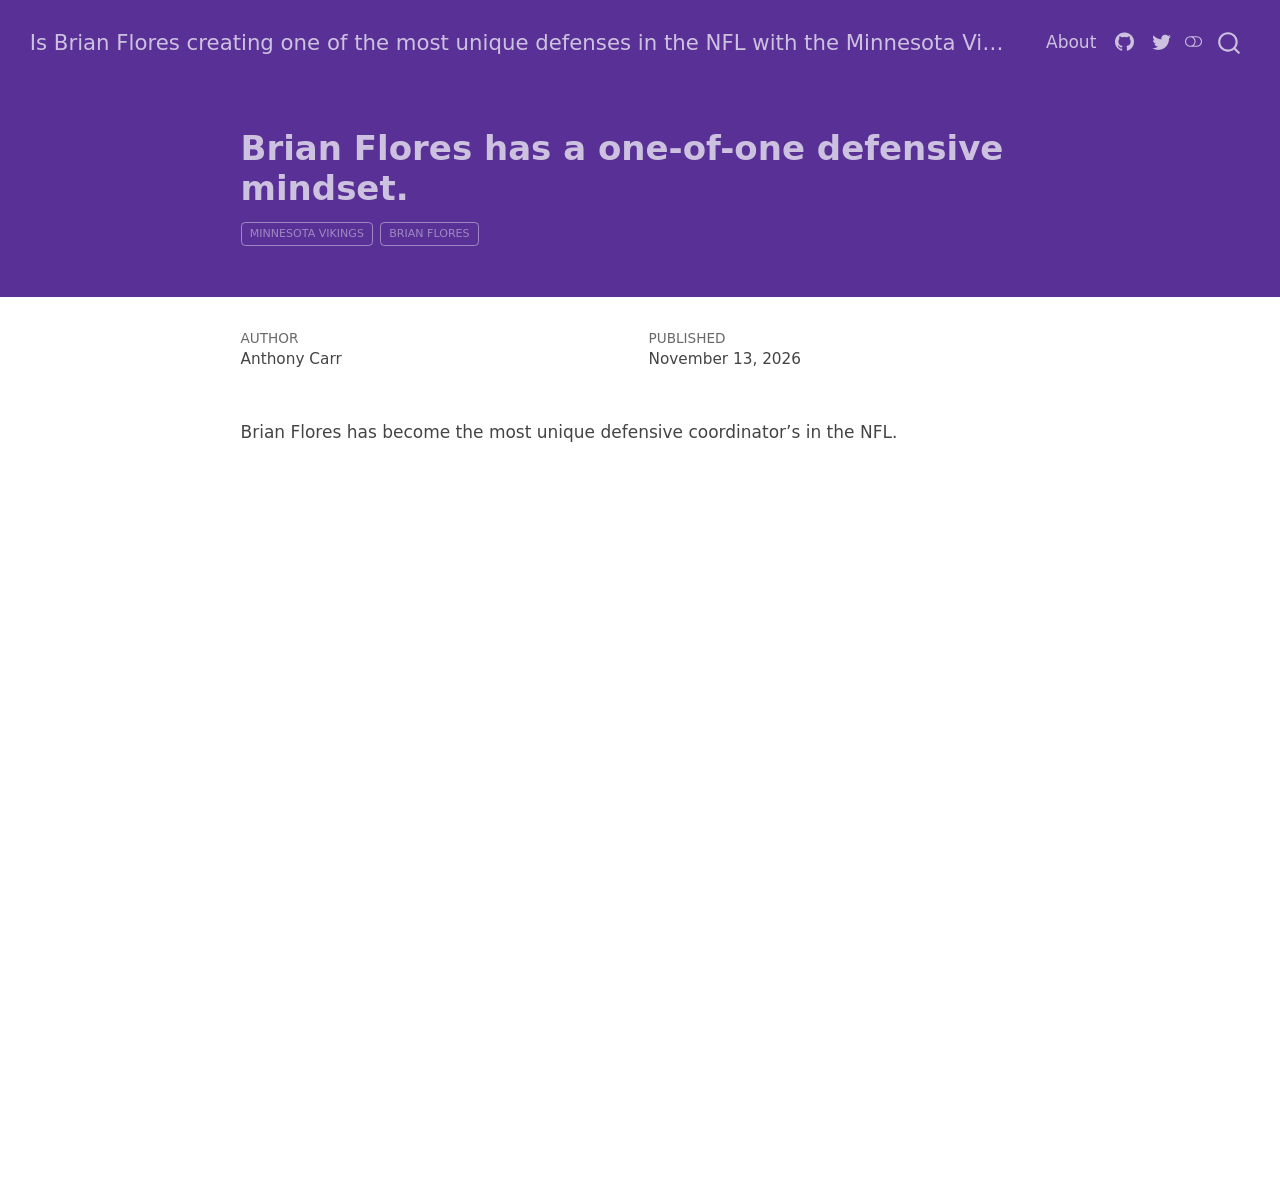
<file: YOURUSERNAME.github.io/posts/minnesota-vikings-football-brianflores-defense-nfl/index.html>
<!DOCTYPE html>
<html xmlns="http://www.w3.org/1999/xhtml" lang="en" xml:lang="en"><head>

<meta charset="utf-8">
<meta name="generator" content="quarto-1.11.9">

<meta name="viewport" content="width=device-width, initial-scale=1.0, user-scalable=yes">

<meta name="author" content="Anthony Carr">
<meta name="dcterms.date" content="2026-11-13">

<title>Brian Flores has a one-of-one defensive mindset. – Is Brian Flores creating one of the most unique defenses in the NFL with the Minnesota Vikings?</title>
<style>
/* Default styles provided by pandoc.
** See https://pandoc.org/MANUAL.html#variables-for-html for config info.
*/
span.smallcaps{font-variant: small-caps;}
div.columns{display: flex; gap: 1.5em;}
div.column{flex: auto;}
@media screen {
div.columns{gap: min(4vw, 1.5em);}
div.column{overflow-x: auto;}
}
div.hanging-indent{margin-left: 1.5em; text-indent: -1.5em;}
ul.task-list{list-style: none;}
ul.task-list li input[type="checkbox"] {
  width: 0.8em;
  margin: 0 0.8em 0.2em -1em; /* quarto-specific, see https://github.com/quarto-dev/quarto-cli/issues/4556 */ 
  vertical-align: middle;
}
</style>


<script src="../../site_libs/quarto-nav/quarto-nav.js"></script>
<script src="../../site_libs/quarto-nav/headroom.min.js"></script>
<script src="../../site_libs/clipboard/clipboard.min.js"></script>
<script src="../../site_libs/quarto-search/autocomplete.umd.js"></script>
<script src="../../site_libs/quarto-search/fuse.min.js"></script>
<script src="../../site_libs/quarto-search/quarto-search.js"></script>
<meta name="quarto:offset" content="../../">
<link href="../../logo.png" rel="icon" type="image/png">
<script src="../../site_libs/quarto-html/quarto.js" type="module"></script>
<script src="../../site_libs/quarto-html/tabsets/tabsets.js" type="module"></script>
<script src="../../site_libs/quarto-html/scrollable-regions/scrollable-regions.js" type="module"></script>
<script src="../../site_libs/quarto-html/popper.min.js"></script>
<script src="../../site_libs/quarto-html/tippy.umd.min.js"></script>
<script src="../../site_libs/quarto-html/anchor.min.js"></script>
<link href="../../site_libs/quarto-html/tippy.css" rel="stylesheet">
<link href="../../site_libs/quarto-html/quarto-syntax-highlighting-63b5708e65d6cd79cd7618c58d0c21e7.css" rel="stylesheet" class="quarto-color-scheme" id="quarto-text-highlighting-styles">
<link href="../../site_libs/quarto-html/quarto-syntax-highlighting-dark-447e42e69aaa9833c0ba1b986f430b20.css" rel="stylesheet" class="quarto-color-scheme quarto-color-alternate" id="quarto-text-highlighting-styles">
<link href="../../site_libs/quarto-html/quarto-syntax-highlighting-63b5708e65d6cd79cd7618c58d0c21e7.css" rel="stylesheet" class="quarto-color-scheme-extra" id="quarto-text-highlighting-styles">
<script src="../../site_libs/bootstrap/bootstrap.min.js"></script>
<link href="../../site_libs/bootstrap/bootstrap-icons.css" rel="stylesheet">
<link href="../../site_libs/bootstrap/bootstrap-3b9237864e23fa8f787f930514107125.min.css" rel="stylesheet" append-hash="true" class="quarto-color-scheme" id="quarto-bootstrap" data-mode="light">
<link href="../../site_libs/bootstrap/bootstrap-dark-5ccaa7ef69c197bf3d6020b0048d2ced.min.css" rel="stylesheet" append-hash="true" class="quarto-color-scheme quarto-color-alternate" id="quarto-bootstrap" data-mode="light">
<link href="../../site_libs/bootstrap/bootstrap-3b9237864e23fa8f787f930514107125.min.css" rel="stylesheet" append-hash="true" class="quarto-color-scheme-extra" id="quarto-bootstrap" data-mode="light">
<script id="quarto-search-options" type="application/json">{
  "location": "navbar",
  "copy-button": false,
  "collapse-after": 3,
  "panel-placement": "end",
  "type": "overlay",
  "limit": 50,
  "keyboard-shortcut": [
    "f",
    "/",
    "s"
  ],
  "show-item-context": false,
  "language": {
    "search-no-results-text": "No results",
    "search-matching-documents-text": "matching documents",
    "search-copy-link-title": "Copy link to search",
    "search-hide-matches-text": "Hide additional matches",
    "search-more-match-text": "more match in this document",
    "search-more-matches-text": "more matches in this document",
    "search-clear-button-title": "Clear",
    "search-text-placeholder": "",
    "search-detached-cancel-button-title": "Cancel",
    "search-submit-button-title": "Submit",
    "search-label": "Search"
  }
}</script>


<link rel="stylesheet" href="../../styles.css">
</head>

<body class="nav-fixed fullcontent quarto-light"><a id="quarto-skip-link" class="visually-hidden-focusable" href="#quarto-document-content">Skip to main content</a><script id="quarto-html-before-body" type="application/javascript">
    const toggleBodyColorMode = (bsSheetEl) => {
      const mode = bsSheetEl.getAttribute("data-mode");
      const bodyEl = window.document.querySelector("body");
      if (mode === "dark") {
        bodyEl.classList.add("quarto-dark");
        bodyEl.classList.remove("quarto-light");
      } else {
        bodyEl.classList.add("quarto-light");
        bodyEl.classList.remove("quarto-dark");
      }
    }
    const toggleBodyColorPrimary = () => {
      const bsSheetEl = window.document.querySelector("link#quarto-bootstrap:not([rel=disabled-stylesheet])");
      if (bsSheetEl) {
        toggleBodyColorMode(bsSheetEl);
      }
    }
    const setColorSchemeToggle = (alternate) => {
      const toggles = window.document.querySelectorAll('.quarto-color-scheme-toggle');
      for (let i=0; i < toggles.length; i++) {
        const toggle = toggles[i];
        if (toggle) {
          toggle.setAttribute("aria-checked", alternate ? "true" : "false");
          if (alternate) {
            toggle.classList.add("alternate");
          } else {
            toggle.classList.remove("alternate");
          }
        }
      }
    };
    const toggleColorMode = (alternate) => {
      // Switch the stylesheets
      const primaryStylesheets = window.document.querySelectorAll('link.quarto-color-scheme:not(.quarto-color-alternate)');
      const alternateStylesheets = window.document.querySelectorAll('link.quarto-color-scheme.quarto-color-alternate');
      manageTransitions('#quarto-margin-sidebar .nav-link', false);
      if (alternate) {
        // note: dark is layered on light, we don't disable primary!
        enableStylesheet(alternateStylesheets);
        for (const sheetNode of alternateStylesheets) {
          if (sheetNode.id === "quarto-bootstrap") {
            toggleBodyColorMode(sheetNode);
          }
        }
      } else {
        disableStylesheet(alternateStylesheets);
        enableStylesheet(primaryStylesheets)
        toggleBodyColorPrimary();
      }
      manageTransitions('#quarto-margin-sidebar .nav-link', true);
      // Switch the toggles
      setColorSchemeToggle(alternate)
    }
    // Hack to workaround the fact that safari doesn't
    // properly recolor the scrollbar when toggling (#1455).
    // Not run on load: stylesheets are set before first paint there, and
    // scrolling would undo the scroll to a URL fragment (#14973).
    // The one pixel nudge keeps the reader where they were.
    const refreshSafariScrollbar = () => {
      if (navigator.userAgent.indexOf('Safari') > 0 && navigator.userAgent.indexOf('Chrome') == -1) {
        manageTransitions("body", false);
        const scrollY = window.scrollY;
        window.scrollTo(0, scrollY > 0 ? scrollY - 1 : 1);
        setTimeout(() => {
          window.scrollTo(0, scrollY);
          manageTransitions("body", true);
        }, 40);
      }
    }
    const disableStylesheet = (stylesheets) => {
      for (let i=0; i < stylesheets.length; i++) {
        const stylesheet = stylesheets[i];
        stylesheet.rel = 'disabled-stylesheet';
      }
    }
    const enableStylesheet = (stylesheets) => {
      for (let i=0; i < stylesheets.length; i++) {
        const stylesheet = stylesheets[i];
        if(stylesheet.rel !== 'stylesheet') { // for Chrome, which will still FOUC without this check
          stylesheet.rel = 'stylesheet';
        }
      }
    }
    const manageTransitions = (selector, allowTransitions) => {
      const els = window.document.querySelectorAll(selector);
      for (let i=0; i < els.length; i++) {
        const el = els[i];
        if (allowTransitions) {
          el.classList.remove('notransition');
        } else {
          el.classList.add('notransition');
        }
      }
    }
    const isFileUrl = () => {
      return window.location.protocol === 'file:';
    }
    const hasAlternateSentinel = () => {
      let styleSentinel = getColorSchemeSentinel();
      if (styleSentinel !== null) {
        return styleSentinel === "alternate";
      } else {
        return false;
      }
    }
    const setStyleSentinel = (alternate) => {
      const value = alternate ? "alternate" : "default";
      if (!isFileUrl()) {
        window.localStorage.setItem("quarto-color-scheme", value);
      } else {
        localAlternateSentinel = value;
      }
    }
    const getColorSchemeSentinel = () => {
      if (!isFileUrl()) {
        const storageValue = window.localStorage.getItem("quarto-color-scheme");
        return storageValue != null ? storageValue : localAlternateSentinel;
      } else {
        return localAlternateSentinel;
      }
    }
    const toggleGiscusIfUsed = (isAlternate, darkModeDefault) => {
      const baseTheme = document.querySelector('#giscus-base-theme')?.value ?? 'light';
      const alternateTheme = document.querySelector('#giscus-alt-theme')?.value ?? 'dark';
      let newTheme = '';
      if(authorPrefersDark) {
        newTheme = isAlternate ? baseTheme : alternateTheme;
      } else {
        newTheme = isAlternate ? alternateTheme : baseTheme;
      }
      const changeGiscusTheme = () => {
        // From: https://github.com/giscus/giscus/issues/336
        const sendMessage = (message) => {
          const iframe = document.querySelector('iframe.giscus-frame');
          if (!iframe) return;
          iframe.contentWindow.postMessage({ giscus: message }, 'https://giscus.app');
        }
        sendMessage({
          setConfig: {
            theme: newTheme
          }
        });
      }
      const isGiscussLoaded = window.document.querySelector('iframe.giscus-frame') !== null;
      if (isGiscussLoaded) {
        changeGiscusTheme();
      }
    };
    const authorPrefersDark = false;
    const darkModeDefault = authorPrefersDark;
      document.querySelector('link#quarto-text-highlighting-styles.quarto-color-scheme-extra').rel = 'disabled-stylesheet';
      document.querySelector('link#quarto-bootstrap.quarto-color-scheme-extra').rel = 'disabled-stylesheet';
    let localAlternateSentinel = darkModeDefault ? 'alternate' : 'default';
    // Dark / light mode switch
    window.quartoToggleColorScheme = () => {
      // Read the current dark / light value
      let toAlternate = !hasAlternateSentinel();
      toggleColorMode(toAlternate);
      refreshSafariScrollbar();
      setStyleSentinel(toAlternate);
      toggleGiscusIfUsed(toAlternate, darkModeDefault);
      window.dispatchEvent(new Event('resize'));
    };
    // Switch to dark mode if need be
    if (hasAlternateSentinel()) {
      toggleColorMode(true);
    } else {
      toggleColorMode(false);
    }
  </script>

<div id="quarto-search-results"></div>
  <header id="quarto-header" class="headroom fixed-top quarto-banner">
    <nav class="navbar navbar-expand-lg " data-bs-theme="dark" aria-label="Site">
      <div class="navbar-container container-fluid">
      <div class="navbar-brand-container mx-auto">
    <a class="navbar-brand" href="../../index.html">
    <span class="navbar-title">Is Brian Flores creating one of the most unique defenses in the NFL with the Minnesota Vikings?</span>
    </a>
  </div>
          <button class="navbar-toggler" type="button" data-bs-toggle="collapse" data-bs-target="#navbarCollapse" aria-controls="navbarCollapse" aria-expanded="false" aria-label="Toggle navigation" onclick="if (window.quartoToggleHeadroom) { window.quartoToggleHeadroom(); }">
  <span class="navbar-toggler-icon"></span>
</button>
          <div class="collapse navbar-collapse" id="navbarCollapse">
            <ul class="navbar-nav navbar-nav-scroll ms-auto">
  <li class="nav-item">
    <a class="nav-link" href="../../about.html"> 
<span class="menu-text">About</span></a>
  </li>  
  <li class="nav-item compact">
    <a class="nav-link" href="https://github.com/anthonycarr4"> <i class="bi bi-github" role="img">
</i> 
<span class="menu-text"></span></a>
  </li>  
  <li class="nav-item compact">
    <a class="nav-link" href="https://twitter.com/mattwaite"> <i class="bi bi-twitter" role="img">
</i> 
<span class="menu-text"></span></a>
  </li>  
</ul>
          </div> <!-- /navcollapse -->
            <div class="quarto-navbar-tools">
  <button type="button" role="switch" aria-checked="false" class="quarto-color-scheme-toggle quarto-navigation-tool  px-1" onclick="window.quartoToggleColorScheme(); return false;" title="Toggle dark mode" aria-label="Toggle dark mode"><i class="bi"></i></button>
</div>
            <div id="quarto-search" class="" title="Search"></div>
      </div> <!-- /container-fluid -->
    </nav>
</header>
<!-- content -->
<header id="title-block-header" class="quarto-title-block default page-columns page-full">
  <div class="quarto-title-banner page-columns page-full">
    <div class="quarto-title column-body">
      <h1 class="title">Brian Flores has a one-of-one defensive mindset.</h1>
                                <div class="quarto-categories">
                <div class="quarto-category">Minnesota Vikings</div>
                <div class="quarto-category">Brian Flores</div>
              </div>
                  </div>
  </div>
    
  
  <div class="quarto-title-meta">

      <div>
      <div class="quarto-title-meta-heading">Author</div>
      <div class="quarto-title-meta-contents">
               <p>Anthony Carr </p>
            </div>
    </div>
      
      <div>
      <div class="quarto-title-meta-heading">Published</div>
      <div class="quarto-title-meta-contents">
        <p class="date">November 13, 2026</p>
      </div>
    </div>
    
      
    </div>
    
  
  </header><div id="quarto-content" class="quarto-container page-columns page-rows-contents page-layout-article page-navbar">
<!-- sidebar -->
<!-- margin-sidebar -->
    
<!-- main -->
<main class="content quarto-banner-title-block" id="quarto-document-content" tabindex="-1">






<p>Brian Flores has become the most unique defensive coordinator’s in the NFL.</p>



</main> <!-- /main -->
<script id="quarto-html-after-body" type="application/javascript">
  window.document.addEventListener("DOMContentLoaded", function (event) {
    // Ensure there is a toggle, if there isn't float one in the top right
    if (window.document.querySelector('.quarto-color-scheme-toggle') === null) {
      const toggle = window.document.createElement('button');
      toggle.type = "button";
      toggle.setAttribute("role", "switch");
      toggle.setAttribute("aria-checked", "false");
      toggle.classList.add('top-right');
      toggle.classList.add('quarto-color-scheme-toggle');
      toggle.setAttribute("aria-label", "Toggle dark mode");
      toggle.onclick = function() { try { window.quartoToggleColorScheme(); } catch {} return false; };
      const i = window.document.createElement("i");
      i.classList.add('bi');
      toggle.appendChild(i);
      // Put the toggle in a landmark of its own, so that landmark navigation
      // can reach it.
      //
      // The container is always a fresh direct child of body, and the toggle is
      // never moved into page furniture that the theme or the author controls.
      // The toggle is positioned against the page, so any ancestor that
      // establishes a containing block captures it: a positioned element or a
      // grid for position: absolute, and transform, filter, will-change or
      // contain for position: fixed. A direct child of body has none of these
      // to inherit, and the shift when one appears is silent and visual.
      //
      // ARIA says a document should have at most one banner, and axe reports a
      // duplicate whether or not the banners carry distinct labels. So use a
      // header when the page has no banner yet, and a named region otherwise.
      //
      // A header is a banner wherever it sits, unless it is inside sectioning
      // content, so this cannot just look at the children of body: a custom
      // page layout wraps the title block header in a plain div. An explicit
      // role="banner" always counts.
      const sectioning = 'article, aside, main, nav, section, [role="article"], [role="complementary"], [role="main"], [role="navigation"], [role="region"]';
      const hasBanner = Array.from(
        window.document.querySelectorAll('header:not([role]), [role="banner"]')
      ).some(function(el) {
        return el.hasAttribute("role") || el.closest(sectioning) === null;
      });
      const container = window.document.createElement(hasBanner ? "div" : "header");
      if (hasBanner) {
        container.setAttribute("role", "region");
        container.setAttribute("aria-label", "Toggle dark mode");
      }
      container.classList.add('quarto-color-scheme-toggle-container');
      container.appendChild(toggle);
      window.document.body.appendChild(container);
    }
    setColorSchemeToggle(hasAlternateSentinel())
    const icon = "";
    const anchorJS = new window.AnchorJS();
    anchorJS.options = {
      placement: 'right',
      icon: icon
    };
    anchorJS.add('.anchored');
    const isCodeAnnotation = (el) => {
      for (const clz of el.classList) {
        if (clz.startsWith('code-annotation-')) {                     
          return true;
        }
      }
      return false;
    }
    const onCopySuccess = function(e) {
      // button target
      const button = e.trigger;
      // don't keep focus
      button.blur();
      // flash "checked"
      button.classList.add('code-copy-button-checked');
      var currentTitle = button.getAttribute("title");
      button.setAttribute("title", "Copied!");
      let tooltip;
      if (window.bootstrap) {
        button.setAttribute("data-bs-toggle", "tooltip");
        button.setAttribute("data-bs-placement", "left");
        button.setAttribute("data-bs-title", "Copied!");
        tooltip = new bootstrap.Tooltip(button, 
          { trigger: "manual", 
            customClass: "code-copy-button-tooltip",
            offset: [0, -8]});
        tooltip.show();    
      }
      setTimeout(function() {
        if (tooltip) {
          tooltip.hide();
          button.removeAttribute("data-bs-title");
          button.removeAttribute("data-bs-toggle");
          button.removeAttribute("data-bs-placement");
        }
        button.setAttribute("title", currentTitle);
        button.classList.remove('code-copy-button-checked');
      }, 1000);
      // clear code selection
      e.clearSelection();
    }
    const getTextToCopy = function(trigger) {
      const outerScaffold = trigger.parentElement.cloneNode(true);
      const codeEl = outerScaffold.querySelector('code');
      for (const childEl of codeEl.children) {
        if (isCodeAnnotation(childEl)) {
          childEl.remove();
        }
      }
      return codeEl.innerText;
    }
    const clipboard = new window.ClipboardJS('.code-copy-button:not([data-in-quarto-modal])', {
      text: getTextToCopy
    });
    clipboard.on('success', onCopySuccess);
    if (window.document.getElementById('quarto-embedded-source-code-modal')) {
      const clipboardModal = new window.ClipboardJS('.code-copy-button[data-in-quarto-modal]', {
        text: getTextToCopy,
        container: window.document.getElementById('quarto-embedded-source-code-modal')
      });
      clipboardModal.on('success', onCopySuccess);
    }
      var localhostRegex = new RegExp(/^(?:http|https):\/\/localhost\:?[0-9]*\//);
      var mailtoRegex = new RegExp(/^mailto:/);
        var filterRegex = new RegExp('/' + window.location.host + '/');
      var isInternal = (href) => {
          return filterRegex.test(href) || localhostRegex.test(href) || mailtoRegex.test(href);
      }
      // Inspect non-navigation links and adorn them if external
      window.quartoDecorateExternalLinks = function (root) {
     var links = (root || window.document).querySelectorAll('a[href]:not(.nav-link):not(.navbar-brand):not(.toc-action):not(.sidebar-link):not(.sidebar-item-toggle):not(.pagination-link):not(.no-external):not([aria-hidden]):not(.dropdown-item):not(.quarto-navigation-tool):not(.about-link)');
      for (var i=0; i<links.length; i++) {
        const link = links[i];
        if (!isInternal(link.href)) {
          // undo the damage that might have been done by quarto-nav.js in the case of
          // links that we want to consider external
          if (link.dataset.originalHref !== undefined) {
            link.href = link.dataset.originalHref;
          }
          if (!link.classList.contains('no-external-icon')) {
          }
        }
      }
      };
      window.quartoDecorateExternalLinks(window.document);
    // Esc closes the popup (WCAG 1.4.13) and focus leaving both trigger and
    // popup closes it (WCAG 2.4.11); tippy handles neither for interactive popups.
    const hideOnEscAndFocusOut = {
      name: 'hideOnEscAndFocusOut',
      defaultValue: true,
      fn(instance) {
        const dismiss = () => {
          // A show scheduled by the trigger delay would otherwise reopen it
          instance.clearDelayTimeouts();
          instance.hide();
        };
        const onKeyDown = (event) => {
          if (event.key !== 'Escape') {
            return;
          }
          // Keep Esc from also reaching page handlers (e.g. reveal.js overview),
          // except an open reveal.js slide menu, which Esc should close too.
          // The menu handles keys only when its keyboard option is on.
          const menuHandlesEsc = window.Reveal?.getPlugin?.('menu')?.isOpen() &&
            window.Reveal.getConfig().menu?.keyboard !== false;
          if (!menuHandlesEsc) {
            event.stopPropagation();
          }
          if (instance.popper.contains(window.document.activeElement)) {
            // Disabled while refocusing so the focus trigger does not reopen it
            instance.disable();
            instance.reference.focus();
            instance.enable();
          }
          dismiss();
        };
        const onFocusOut = (event) => {
          const target = event.relatedTarget;
          if (target && !instance.reference.contains(target) &&
              !instance.popper.contains(target)) {
            dismiss();
          }
        };
        // On the trigger too: a click trigger (code-annotations: select) has no
        // blur handling. Attached for the instance's lifetime so leaving the
        // trigger also cancels a show still pending on the trigger delay.
        instance.reference.addEventListener('focusout', onFocusOut);
        return {
          onShow() {
            window.document.addEventListener('keydown', onKeyDown, true);
            instance.popper.addEventListener('focusout', onFocusOut);
          },
          onHide() {
            window.document.removeEventListener('keydown', onKeyDown, true);
            instance.popper.removeEventListener('focusout', onFocusOut);
          },
          onDestroy() {
            instance.reference.removeEventListener('focusout', onFocusOut);
          },
        };
      },
    };
    function tippyHover(el, contentFn, onTriggerFn, onUntriggerFn) {
      const config = {
        allowHTML: true,
        maxWidth: 500,
        delay: 100,
        arrow: false,
        appendTo: function(el) {
            return el.parentElement;
        },
        interactive: true,
        interactiveBorder: 10,
        theme: 'quarto',
        placement: 'bottom-start',
        plugins: [hideOnEscAndFocusOut],
      };
      if (contentFn) {
        config.content = contentFn;
      }
      if (onTriggerFn) {
        config.onTrigger = onTriggerFn;
      }
      if (onUntriggerFn) {
        config.onUntrigger = onUntriggerFn;
      }
      window.tippy(el, config); 
    }
    const noterefs = window.document.querySelectorAll('a[role="doc-noteref"]');
    for (var i=0; i<noterefs.length; i++) {
      const ref = noterefs[i];
      tippyHover(ref, function() {
        // use id or data attribute instead here
        let href = ref.getAttribute('data-footnote-href') || ref.getAttribute('href');
        try { href = new URL(href).hash; } catch {}
        const id = href.replace(/^#\/?/, "");
        const note = window.document.getElementById(id);
        if (note) {
          return note.innerHTML;
        } else {
          return "";
        }
      });
    }
    const xrefs = window.document.querySelectorAll('a.quarto-xref');
    const processXRef = (id, note) => {
      // Strip column container classes
      const stripColumnClz = (el) => {
        el.classList.remove("page-full", "page-columns");
        if (el.children) {
          for (const child of el.children) {
            stripColumnClz(child);
          }
        }
      }
      stripColumnClz(note)
      if (id === null || id.startsWith('sec-')) {
        // Special case sections, only their first couple elements
        const container = document.createElement("div");
        if (note.children && note.children.length > 2) {
          container.appendChild(note.children[0].cloneNode(true));
          for (let i = 1; i < note.children.length; i++) {
            const child = note.children[i];
            if (child.tagName === "P" && child.innerText === "") {
              continue;
            } else {
              container.appendChild(child.cloneNode(true));
              break;
            }
          }
          if (window.Quarto?.typesetMath) {
            window.Quarto.typesetMath(container);
          }
          return container.innerHTML
        } else {
          if (window.Quarto?.typesetMath) {
            window.Quarto.typesetMath(note);
          }
          return note.innerHTML;
        }
      } else {
        // Remove any anchor links if they are present
        const anchorLink = note.querySelector('a.anchorjs-link');
        if (anchorLink) {
          anchorLink.remove();
        }
        if (window.Quarto?.typesetMath) {
          window.Quarto.typesetMath(note);
        }
        if (note.classList.contains("callout")) {
          return note.outerHTML;
        } else {
          return note.innerHTML;
        }
      }
    }
    for (var i=0; i<xrefs.length; i++) {
      const xref = xrefs[i];
      tippyHover(xref, undefined, function(instance) {
        instance.disable();
        let url = xref.getAttribute('href');
        let hash = undefined; 
        if (url.startsWith('#')) {
          hash = url;
        } else {
          try { hash = new URL(url).hash; } catch {}
        }
        if (hash) {
          const id = hash.replace(/^#\/?/, "");
          const note = window.document.getElementById(id);
          if (note !== null) {
            try {
              const html = processXRef(id, note.cloneNode(true));
              instance.setContent(html);
            } finally {
              instance.enable();
              instance.show();
            }
          } else {
            // See if we can fetch this
            fetch(url.split('#')[0])
            .then(res => res.text())
            .then(html => {
              const parser = new DOMParser();
              const htmlDoc = parser.parseFromString(html, "text/html");
              const note = htmlDoc.getElementById(id);
              if (note !== null) {
                const html = processXRef(id, note);
                instance.setContent(html);
              } 
            }).finally(() => {
              instance.enable();
              instance.show();
            });
          }
        } else {
          // See if we can fetch a full url (with no hash to target)
          // This is a special case and we should probably do some content thinning / targeting
          fetch(url)
          .then(res => res.text())
          .then(html => {
            const parser = new DOMParser();
            const htmlDoc = parser.parseFromString(html, "text/html");
            const note = htmlDoc.querySelector('main.content');
            if (note !== null) {
              // This should only happen for chapter cross references
              // (since there is no id in the URL)
              // remove the first header
              if (note.children.length > 0 && note.children[0].tagName === "HEADER") {
                note.children[0].remove();
              }
              const html = processXRef(null, note);
              instance.setContent(html);
            } 
          }).finally(() => {
            instance.enable();
            instance.show();
          });
        }
      }, function(instance) {
      });
    }
        let selectedAnnoteEl;
        const selectorForAnnotation = ( cell, annotation) => {
          let cellAttr = 'data-code-cell="' + cell + '"';
          let lineAttr = 'data-code-annotation="' +  annotation + '"';
          const selector = 'span[' + cellAttr + '][' + lineAttr + ']';
          return selector;
        }
        const selectCodeLines = (annoteEl) => {
          const doc = window.document;
          const targetCell = annoteEl.getAttribute("data-target-cell");
          const targetAnnotation = annoteEl.getAttribute("data-target-annotation");
          const annoteSpan = window.document.querySelector(selectorForAnnotation(targetCell, targetAnnotation));
          const lines = annoteSpan.getAttribute("data-code-lines").split(",");
          const lineIds = lines.map((line) => {
            return targetCell + "-" + line;
          })
          // Each band is positioned against its own containing block, which is
          // not the offsetParent of the lines, so place it from client rects.
          const placeBand = (band, firstEl, lastEl, codeBlock) => {
            const container = band.offsetParent;
            if (container === null) {
              return;
            }
            const containerRect = container.getBoundingClientRect();
            // Reveal.js scales slides with a transform, so convert client
            // pixels back to the CSS pixels of the container.
            const scale = containerRect.height / container.offsetHeight || 1;
            const firstRect = firstEl.getBoundingClientRect();
            const lastRect = lastEl.getBoundingClientRect();
            const top = (firstRect.top - containerRect.top) / scale - container.clientTop + container.scrollTop;
            const height = (lastRect.bottom - firstRect.top) / scale;
            band.style.top = top - 2 + "px";
            band.style.height = height + 4 + "px";
            if (codeBlock) {
              // Without the copy button wrapper, the containing block is wider
              // than the code block, so span the code block explicitly.
              const blockRect = codeBlock.getBoundingClientRect();
              band.style.left = (blockRect.left - containerRect.left) / scale - container.clientLeft + container.scrollLeft + "px";
              band.style.width = blockRect.width / scale + "px";
            }
          };
          if (lineIds.length > 0) {
            const el = window.document.getElementById(lineIds[0]);
            const lastEl = window.document.getElementById(lineIds[lineIds.length - 1]);
            const parent = el.parentElement.parentElement;
            // cook up a div (if necessary) and position it
            let div = window.document.getElementById("code-annotation-line-highlight");
            if (div === null) {
              div = window.document.createElement("div");
              div.setAttribute("id", "code-annotation-line-highlight");
              div.style.position = 'absolute';
              parent.appendChild(div);
            }
            placeBand(div, el, lastEl, parent.closest("div.sourceCode") || parent);
            let gutterDiv = window.document.getElementById("code-annotation-line-highlight-gutter");
            if (gutterDiv === null) {
              gutterDiv = window.document.createElement("div");
              gutterDiv.setAttribute("id", "code-annotation-line-highlight-gutter");
              gutterDiv.style.position = 'absolute';
              const codeCell = window.document.getElementById(targetCell);
              const gutter = codeCell.querySelector('.code-annotation-gutter');
              gutter.appendChild(gutterDiv);
            }
            placeBand(gutterDiv, el, lastEl);
            selectedAnnoteEl = annoteEl;
          }
        };
        const unselectCodeLines = () => {
          const elementsIds = ["code-annotation-line-highlight", "code-annotation-line-highlight-gutter"];
          elementsIds.forEach((elId) => {
            const div = window.document.getElementById(elId);
            if (div) {
              div.remove();
            }
          });
          selectedAnnoteEl = undefined;
        };
          // Handle positioning of the toggle
      window.addEventListener(
        "resize",
        throttle(() => {
          elRect = undefined;
          if (selectedAnnoteEl) {
            selectCodeLines(selectedAnnoteEl);
          }
        }, 10)
      );
      function throttle(fn, ms) {
      let throttle = false;
      let timer;
        return (...args) => {
          if(!throttle) { // first call gets through
              fn.apply(this, args);
              throttle = true;
          } else { // all the others get throttled
              if(timer) clearTimeout(timer); // cancel #2
              timer = setTimeout(() => {
                fn.apply(this, args);
                timer = throttle = false;
              }, ms);
          }
        };
      }
        // Attach click handler to the DT
        const annoteDls = window.document.querySelectorAll('dt[data-target-cell]');
        for (const annoteDlNode of annoteDls) {
          annoteDlNode.addEventListener('click', (event) => {
            const clickedEl = event.target;
            if (clickedEl !== selectedAnnoteEl) {
              unselectCodeLines();
              const activeEl = window.document.querySelector('dt[data-target-cell].code-annotation-active');
              if (activeEl) {
                activeEl.classList.remove('code-annotation-active');
              }
              selectCodeLines(clickedEl);
              clickedEl.classList.add('code-annotation-active');
            } else {
              // Unselect the line
              unselectCodeLines();
              clickedEl.classList.remove('code-annotation-active');
            }
          });
        }
    const findCites = (el) => {
      const parentEl = el.parentElement;
      if (parentEl) {
        const cites = parentEl.dataset.cites;
        if (cites) {
          return {
            el,
            cites: cites.split(' ')
          };
        } else {
          return findCites(el.parentElement)
        }
      } else {
        return undefined;
      }
    };
    var bibliorefs = window.document.querySelectorAll('a[role="doc-biblioref"]');
    for (var i=0; i<bibliorefs.length; i++) {
      const ref = bibliorefs[i];
      const citeInfo = findCites(ref);
      if (citeInfo) {
        tippyHover(citeInfo.el, function() {
          var popup = window.document.createElement('div');
          citeInfo.cites.forEach(function(cite) {
            var citeDiv = window.document.createElement('div');
            citeDiv.classList.add('hanging-indent');
            citeDiv.classList.add('csl-entry');
            var biblioDiv = window.document.getElementById('ref-' + cite);
            if (biblioDiv) {
              citeDiv.innerHTML = biblioDiv.innerHTML;
            }
            popup.appendChild(citeDiv);
          });
          return popup.innerHTML;
        });
      }
    }
  });
  </script>
  <script type="application/javascript">
  window.quartoScrollableRegionsLabels = {"code":"Scrollable code","output":"Scrollable output"};
  </script>
</div> <!-- /content -->




</body></html>
</file>
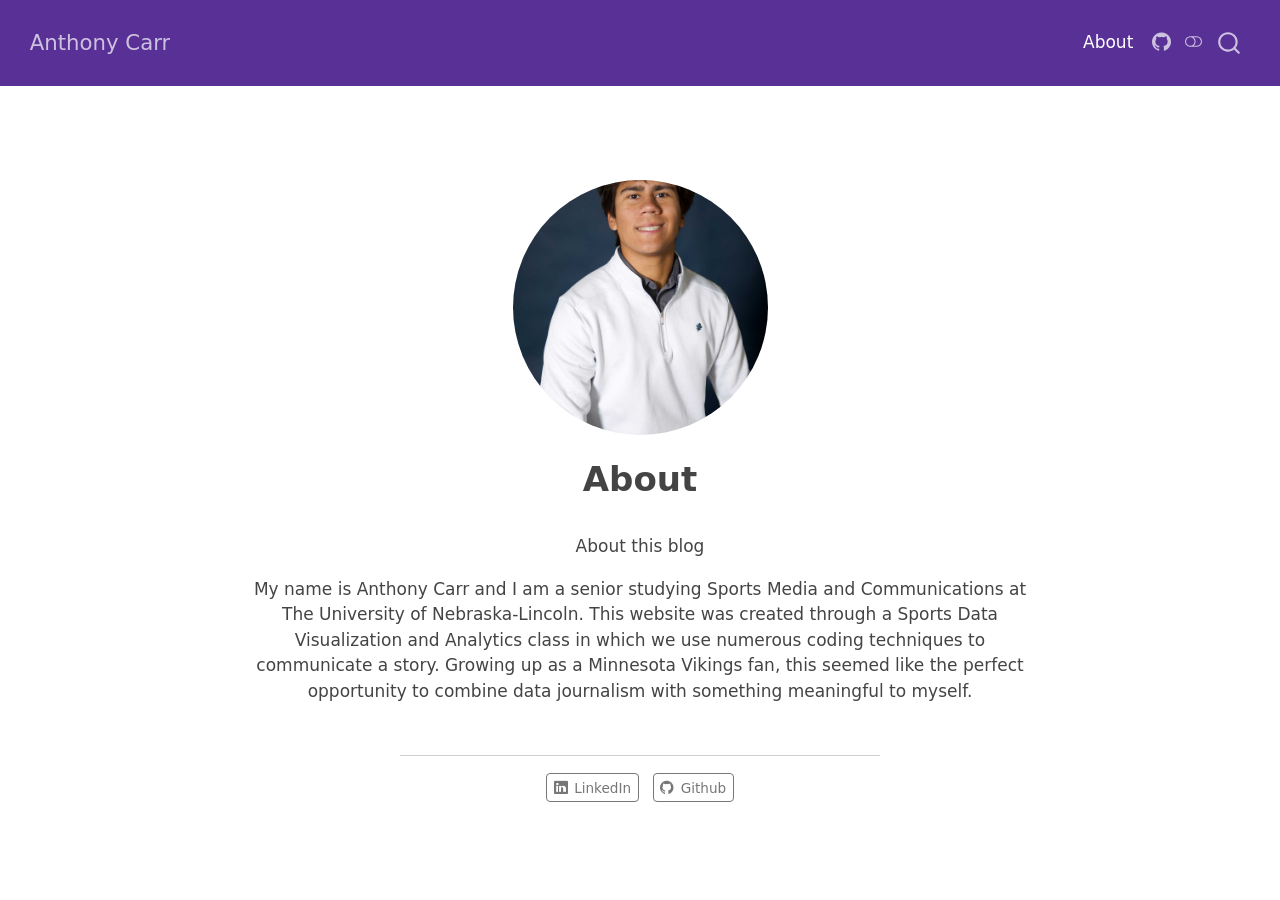
<file: about.html>
<!DOCTYPE html>
<html xmlns="http://www.w3.org/1999/xhtml" lang="en" xml:lang="en"><head>

<meta charset="utf-8">
<meta name="generator" content="quarto-1.11.9">

<meta name="viewport" content="width=device-width, initial-scale=1.0, user-scalable=yes">


<title>About – Anthony Carr</title>
<style>
/* Default styles provided by pandoc.
** See https://pandoc.org/MANUAL.html#variables-for-html for config info.
*/
span.smallcaps{font-variant: small-caps;}
div.columns{display: flex; gap: 1.5em;}
div.column{flex: auto;}
@media screen {
div.columns{gap: min(4vw, 1.5em);}
div.column{overflow-x: auto;}
}
div.hanging-indent{margin-left: 1.5em; text-indent: -1.5em;}
ul.task-list{list-style: none;}
ul.task-list li input[type="checkbox"] {
  width: 0.8em;
  margin: 0 0.8em 0.2em -1em; /* quarto-specific, see https://github.com/quarto-dev/quarto-cli/issues/4556 */ 
  vertical-align: middle;
}
</style>


<script src="site_libs/quarto-nav/quarto-nav.js"></script>
<script src="site_libs/quarto-nav/headroom.min.js"></script>
<script src="site_libs/clipboard/clipboard.min.js"></script>
<script src="site_libs/quarto-search/autocomplete.umd.js"></script>
<script src="site_libs/quarto-search/fuse.min.js"></script>
<script src="site_libs/quarto-search/quarto-search.js"></script>
<meta name="quarto:offset" content="./">
<link href="./logo.png" rel="icon" type="image/png">
<script src="site_libs/quarto-html/quarto.js" type="module"></script>
<script src="site_libs/quarto-html/tabsets/tabsets.js" type="module"></script>
<script src="site_libs/quarto-html/scrollable-regions/scrollable-regions.js" type="module"></script>
<script src="site_libs/quarto-html/popper.min.js"></script>
<script src="site_libs/quarto-html/tippy.umd.min.js"></script>
<link href="site_libs/quarto-html/tippy.css" rel="stylesheet">
<link href="site_libs/quarto-html/quarto-syntax-highlighting-63b5708e65d6cd79cd7618c58d0c21e7.css" rel="stylesheet" class="quarto-color-scheme" id="quarto-text-highlighting-styles">
<link href="site_libs/quarto-html/quarto-syntax-highlighting-dark-447e42e69aaa9833c0ba1b986f430b20.css" rel="stylesheet" class="quarto-color-scheme quarto-color-alternate" id="quarto-text-highlighting-styles">
<link href="site_libs/quarto-html/quarto-syntax-highlighting-63b5708e65d6cd79cd7618c58d0c21e7.css" rel="stylesheet" class="quarto-color-scheme-extra" id="quarto-text-highlighting-styles">
<script src="site_libs/bootstrap/bootstrap.min.js"></script>
<link href="site_libs/bootstrap/bootstrap-icons.css" rel="stylesheet">
<link href="site_libs/bootstrap/bootstrap-3b9237864e23fa8f787f930514107125.min.css" rel="stylesheet" append-hash="true" class="quarto-color-scheme" id="quarto-bootstrap" data-mode="light">
<link href="site_libs/bootstrap/bootstrap-dark-5ccaa7ef69c197bf3d6020b0048d2ced.min.css" rel="stylesheet" append-hash="true" class="quarto-color-scheme quarto-color-alternate" id="quarto-bootstrap" data-mode="light">
<link href="site_libs/bootstrap/bootstrap-3b9237864e23fa8f787f930514107125.min.css" rel="stylesheet" append-hash="true" class="quarto-color-scheme-extra" id="quarto-bootstrap" data-mode="light">
<script id="quarto-search-options" type="application/json">{
  "location": "navbar",
  "copy-button": false,
  "collapse-after": 3,
  "panel-placement": "end",
  "type": "overlay",
  "limit": 50,
  "keyboard-shortcut": [
    "f",
    "/",
    "s"
  ],
  "show-item-context": false,
  "language": {
    "search-no-results-text": "No results",
    "search-matching-documents-text": "matching documents",
    "search-copy-link-title": "Copy link to search",
    "search-hide-matches-text": "Hide additional matches",
    "search-more-match-text": "more match in this document",
    "search-more-matches-text": "more matches in this document",
    "search-clear-button-title": "Clear",
    "search-text-placeholder": "",
    "search-detached-cancel-button-title": "Cancel",
    "search-submit-button-title": "Submit",
    "search-label": "Search"
  }
}</script>


<link rel="stylesheet" href="styles.css">
</head>

<body class="nav-fixed fullcontent quarto-light"><a id="quarto-skip-link" class="visually-hidden-focusable" href="#quarto-document-content">Skip to main content</a><script id="quarto-html-before-body" type="application/javascript">
    const toggleBodyColorMode = (bsSheetEl) => {
      const mode = bsSheetEl.getAttribute("data-mode");
      const bodyEl = window.document.querySelector("body");
      if (mode === "dark") {
        bodyEl.classList.add("quarto-dark");
        bodyEl.classList.remove("quarto-light");
      } else {
        bodyEl.classList.add("quarto-light");
        bodyEl.classList.remove("quarto-dark");
      }
    }
    const toggleBodyColorPrimary = () => {
      const bsSheetEl = window.document.querySelector("link#quarto-bootstrap:not([rel=disabled-stylesheet])");
      if (bsSheetEl) {
        toggleBodyColorMode(bsSheetEl);
      }
    }
    const setColorSchemeToggle = (alternate) => {
      const toggles = window.document.querySelectorAll('.quarto-color-scheme-toggle');
      for (let i=0; i < toggles.length; i++) {
        const toggle = toggles[i];
        if (toggle) {
          toggle.setAttribute("aria-checked", alternate ? "true" : "false");
          if (alternate) {
            toggle.classList.add("alternate");
          } else {
            toggle.classList.remove("alternate");
          }
        }
      }
    };
    const toggleColorMode = (alternate) => {
      // Switch the stylesheets
      const primaryStylesheets = window.document.querySelectorAll('link.quarto-color-scheme:not(.quarto-color-alternate)');
      const alternateStylesheets = window.document.querySelectorAll('link.quarto-color-scheme.quarto-color-alternate');
      manageTransitions('#quarto-margin-sidebar .nav-link', false);
      if (alternate) {
        // note: dark is layered on light, we don't disable primary!
        enableStylesheet(alternateStylesheets);
        for (const sheetNode of alternateStylesheets) {
          if (sheetNode.id === "quarto-bootstrap") {
            toggleBodyColorMode(sheetNode);
          }
        }
      } else {
        disableStylesheet(alternateStylesheets);
        enableStylesheet(primaryStylesheets)
        toggleBodyColorPrimary();
      }
      manageTransitions('#quarto-margin-sidebar .nav-link', true);
      // Switch the toggles
      setColorSchemeToggle(alternate)
    }
    // Hack to workaround the fact that safari doesn't
    // properly recolor the scrollbar when toggling (#1455).
    // Not run on load: stylesheets are set before first paint there, and
    // scrolling would undo the scroll to a URL fragment (#14973).
    // The one pixel nudge keeps the reader where they were.
    const refreshSafariScrollbar = () => {
      if (navigator.userAgent.indexOf('Safari') > 0 && navigator.userAgent.indexOf('Chrome') == -1) {
        manageTransitions("body", false);
        const scrollY = window.scrollY;
        window.scrollTo(0, scrollY > 0 ? scrollY - 1 : 1);
        setTimeout(() => {
          window.scrollTo(0, scrollY);
          manageTransitions("body", true);
        }, 40);
      }
    }
    const disableStylesheet = (stylesheets) => {
      for (let i=0; i < stylesheets.length; i++) {
        const stylesheet = stylesheets[i];
        stylesheet.rel = 'disabled-stylesheet';
      }
    }
    const enableStylesheet = (stylesheets) => {
      for (let i=0; i < stylesheets.length; i++) {
        const stylesheet = stylesheets[i];
        if(stylesheet.rel !== 'stylesheet') { // for Chrome, which will still FOUC without this check
          stylesheet.rel = 'stylesheet';
        }
      }
    }
    const manageTransitions = (selector, allowTransitions) => {
      const els = window.document.querySelectorAll(selector);
      for (let i=0; i < els.length; i++) {
        const el = els[i];
        if (allowTransitions) {
          el.classList.remove('notransition');
        } else {
          el.classList.add('notransition');
        }
      }
    }
    const isFileUrl = () => {
      return window.location.protocol === 'file:';
    }
    const hasAlternateSentinel = () => {
      let styleSentinel = getColorSchemeSentinel();
      if (styleSentinel !== null) {
        return styleSentinel === "alternate";
      } else {
        return false;
      }
    }
    const setStyleSentinel = (alternate) => {
      const value = alternate ? "alternate" : "default";
      if (!isFileUrl()) {
        window.localStorage.setItem("quarto-color-scheme", value);
      } else {
        localAlternateSentinel = value;
      }
    }
    const getColorSchemeSentinel = () => {
      if (!isFileUrl()) {
        const storageValue = window.localStorage.getItem("quarto-color-scheme");
        return storageValue != null ? storageValue : localAlternateSentinel;
      } else {
        return localAlternateSentinel;
      }
    }
    const toggleGiscusIfUsed = (isAlternate, darkModeDefault) => {
      const baseTheme = document.querySelector('#giscus-base-theme')?.value ?? 'light';
      const alternateTheme = document.querySelector('#giscus-alt-theme')?.value ?? 'dark';
      let newTheme = '';
      if(authorPrefersDark) {
        newTheme = isAlternate ? baseTheme : alternateTheme;
      } else {
        newTheme = isAlternate ? alternateTheme : baseTheme;
      }
      const changeGiscusTheme = () => {
        // From: https://github.com/giscus/giscus/issues/336
        const sendMessage = (message) => {
          const iframe = document.querySelector('iframe.giscus-frame');
          if (!iframe) return;
          iframe.contentWindow.postMessage({ giscus: message }, 'https://giscus.app');
        }
        sendMessage({
          setConfig: {
            theme: newTheme
          }
        });
      }
      const isGiscussLoaded = window.document.querySelector('iframe.giscus-frame') !== null;
      if (isGiscussLoaded) {
        changeGiscusTheme();
      }
    };
    const authorPrefersDark = false;
    const darkModeDefault = authorPrefersDark;
      document.querySelector('link#quarto-text-highlighting-styles.quarto-color-scheme-extra').rel = 'disabled-stylesheet';
      document.querySelector('link#quarto-bootstrap.quarto-color-scheme-extra').rel = 'disabled-stylesheet';
    let localAlternateSentinel = darkModeDefault ? 'alternate' : 'default';
    // Dark / light mode switch
    window.quartoToggleColorScheme = () => {
      // Read the current dark / light value
      let toAlternate = !hasAlternateSentinel();
      toggleColorMode(toAlternate);
      refreshSafariScrollbar();
      setStyleSentinel(toAlternate);
      toggleGiscusIfUsed(toAlternate, darkModeDefault);
      window.dispatchEvent(new Event('resize'));
    };
    // Switch to dark mode if need be
    if (hasAlternateSentinel()) {
      toggleColorMode(true);
    } else {
      toggleColorMode(false);
    }
  </script>

<div id="quarto-search-results"></div>
  <header id="quarto-header" class="headroom fixed-top">
    <nav class="navbar navbar-expand-lg " data-bs-theme="dark" aria-label="Site">
      <div class="navbar-container container-fluid">
      <div class="navbar-brand-container mx-auto">
    <a class="navbar-brand" href="./index.html">
    <span class="navbar-title">Anthony Carr</span>
    </a>
  </div>
          <button class="navbar-toggler" type="button" data-bs-toggle="collapse" data-bs-target="#navbarCollapse" aria-controls="navbarCollapse" aria-expanded="false" aria-label="Toggle navigation" onclick="if (window.quartoToggleHeadroom) { window.quartoToggleHeadroom(); }">
  <span class="navbar-toggler-icon"></span>
</button>
          <div class="collapse navbar-collapse" id="navbarCollapse">
            <ul class="navbar-nav navbar-nav-scroll ms-auto">
  <li class="nav-item">
    <a class="nav-link active" href="./about.html" aria-current="page"> 
<span class="menu-text">About</span></a>
  </li>  
  <li class="nav-item compact">
    <a class="nav-link" href="https://github.com/anthonycarr4"> <i class="bi bi-github" role="img">
</i> 
<span class="menu-text"></span></a>
  </li>  
</ul>
          </div> <!-- /navcollapse -->
            <div class="quarto-navbar-tools">
  <button type="button" role="switch" aria-checked="false" class="quarto-color-scheme-toggle quarto-navigation-tool  px-1" onclick="window.quartoToggleColorScheme(); return false;" title="Toggle dark mode" aria-label="Toggle dark mode"><i class="bi"></i></button>
</div>
            <div id="quarto-search" class="" title="Search"></div>
      </div> <!-- /container-fluid -->
    </nav>
</header>
<!-- content -->
<div id="quarto-content" class="quarto-container page-columns page-rows-contents page-layout-article page-navbar">
<!-- sidebar -->
<!-- margin-sidebar -->
    
<!-- main -->
<div class="quarto-about-jolla">
  <img src="profile.jpg" class="about-image
  round " style="height: 15em; width: 15em;">
 <header id="title-block-header" class="quarto-title-block default">
<div class="quarto-title">
<h1 class="title">About</h1>
</div>
<div class="quarto-title-meta">
  </div>
</header><main class="content" id="quarto-document-content" tabindex="-1">

<p>About this blog</p>
<p>My name is Anthony Carr and I am a senior studying Sports Media and Communications at The University of Nebraska-Lincoln. This website was created through a Sports Data Visualization and Analytics class in which we use numerous coding techniques to communicate a story. Growing up as a Minnesota Vikings fan, this seemed like the perfect opportunity to combine data journalism with something meaningful to myself.</p>


</main> 
  <hr class="about-sep">
   <div class="about-links">
  <a href="https://www.linkedin.com/in/anthony-carr-3b2a30385/" class="about-link" rel="" target="">
    <i class="bi bi-linkedin"></i>
     <span class="about-link-text">LinkedIn</span>
  </a>
  <a href="https://anthonycarr4.github.io" class="about-link" rel="" target="">
    <i class="bi bi-github"></i>
     <span class="about-link-text">Github</span>
  </a>
</div>
</div>
 <!-- /main -->
<script id="quarto-html-after-body" type="application/javascript">
  window.document.addEventListener("DOMContentLoaded", function (event) {
    // Ensure there is a toggle, if there isn't float one in the top right
    if (window.document.querySelector('.quarto-color-scheme-toggle') === null) {
      const toggle = window.document.createElement('button');
      toggle.type = "button";
      toggle.setAttribute("role", "switch");
      toggle.setAttribute("aria-checked", "false");
      toggle.classList.add('top-right');
      toggle.classList.add('quarto-color-scheme-toggle');
      toggle.setAttribute("aria-label", "Toggle dark mode");
      toggle.onclick = function() { try { window.quartoToggleColorScheme(); } catch {} return false; };
      const i = window.document.createElement("i");
      i.classList.add('bi');
      toggle.appendChild(i);
      // Put the toggle in a landmark of its own, so that landmark navigation
      // can reach it.
      //
      // The container is always a fresh direct child of body, and the toggle is
      // never moved into page furniture that the theme or the author controls.
      // The toggle is positioned against the page, so any ancestor that
      // establishes a containing block captures it: a positioned element or a
      // grid for position: absolute, and transform, filter, will-change or
      // contain for position: fixed. A direct child of body has none of these
      // to inherit, and the shift when one appears is silent and visual.
      //
      // ARIA says a document should have at most one banner, and axe reports a
      // duplicate whether or not the banners carry distinct labels. So use a
      // header when the page has no banner yet, and a named region otherwise.
      //
      // A header is a banner wherever it sits, unless it is inside sectioning
      // content, so this cannot just look at the children of body: a custom
      // page layout wraps the title block header in a plain div. An explicit
      // role="banner" always counts.
      const sectioning = 'article, aside, main, nav, section, [role="article"], [role="complementary"], [role="main"], [role="navigation"], [role="region"]';
      const hasBanner = Array.from(
        window.document.querySelectorAll('header:not([role]), [role="banner"]')
      ).some(function(el) {
        return el.hasAttribute("role") || el.closest(sectioning) === null;
      });
      const container = window.document.createElement(hasBanner ? "div" : "header");
      if (hasBanner) {
        container.setAttribute("role", "region");
        container.setAttribute("aria-label", "Toggle dark mode");
      }
      container.classList.add('quarto-color-scheme-toggle-container');
      container.appendChild(toggle);
      window.document.body.appendChild(container);
    }
    setColorSchemeToggle(hasAlternateSentinel())
    const isCodeAnnotation = (el) => {
      for (const clz of el.classList) {
        if (clz.startsWith('code-annotation-')) {                     
          return true;
        }
      }
      return false;
    }
    const onCopySuccess = function(e) {
      // button target
      const button = e.trigger;
      // don't keep focus
      button.blur();
      // flash "checked"
      button.classList.add('code-copy-button-checked');
      var currentTitle = button.getAttribute("title");
      button.setAttribute("title", "Copied!");
      let tooltip;
      if (window.bootstrap) {
        button.setAttribute("data-bs-toggle", "tooltip");
        button.setAttribute("data-bs-placement", "left");
        button.setAttribute("data-bs-title", "Copied!");
        tooltip = new bootstrap.Tooltip(button, 
          { trigger: "manual", 
            customClass: "code-copy-button-tooltip",
            offset: [0, -8]});
        tooltip.show();    
      }
      setTimeout(function() {
        if (tooltip) {
          tooltip.hide();
          button.removeAttribute("data-bs-title");
          button.removeAttribute("data-bs-toggle");
          button.removeAttribute("data-bs-placement");
        }
        button.setAttribute("title", currentTitle);
        button.classList.remove('code-copy-button-checked');
      }, 1000);
      // clear code selection
      e.clearSelection();
    }
    const getTextToCopy = function(trigger) {
      const outerScaffold = trigger.parentElement.cloneNode(true);
      const codeEl = outerScaffold.querySelector('code');
      for (const childEl of codeEl.children) {
        if (isCodeAnnotation(childEl)) {
          childEl.remove();
        }
      }
      return codeEl.innerText;
    }
    const clipboard = new window.ClipboardJS('.code-copy-button:not([data-in-quarto-modal])', {
      text: getTextToCopy
    });
    clipboard.on('success', onCopySuccess);
    if (window.document.getElementById('quarto-embedded-source-code-modal')) {
      const clipboardModal = new window.ClipboardJS('.code-copy-button[data-in-quarto-modal]', {
        text: getTextToCopy,
        container: window.document.getElementById('quarto-embedded-source-code-modal')
      });
      clipboardModal.on('success', onCopySuccess);
    }
      var localhostRegex = new RegExp(/^(?:http|https):\/\/localhost\:?[0-9]*\//);
      var mailtoRegex = new RegExp(/^mailto:/);
        var filterRegex = new RegExp('/' + window.location.host + '/');
      var isInternal = (href) => {
          return filterRegex.test(href) || localhostRegex.test(href) || mailtoRegex.test(href);
      }
      // Inspect non-navigation links and adorn them if external
      window.quartoDecorateExternalLinks = function (root) {
     var links = (root || window.document).querySelectorAll('a[href]:not(.nav-link):not(.navbar-brand):not(.toc-action):not(.sidebar-link):not(.sidebar-item-toggle):not(.pagination-link):not(.no-external):not([aria-hidden]):not(.dropdown-item):not(.quarto-navigation-tool):not(.about-link)');
      for (var i=0; i<links.length; i++) {
        const link = links[i];
        if (!isInternal(link.href)) {
          // undo the damage that might have been done by quarto-nav.js in the case of
          // links that we want to consider external
          if (link.dataset.originalHref !== undefined) {
            link.href = link.dataset.originalHref;
          }
          if (!link.classList.contains('no-external-icon')) {
          }
        }
      }
      };
      window.quartoDecorateExternalLinks(window.document);
    // Esc closes the popup (WCAG 1.4.13) and focus leaving both trigger and
    // popup closes it (WCAG 2.4.11); tippy handles neither for interactive popups.
    const hideOnEscAndFocusOut = {
      name: 'hideOnEscAndFocusOut',
      defaultValue: true,
      fn(instance) {
        const dismiss = () => {
          // A show scheduled by the trigger delay would otherwise reopen it
          instance.clearDelayTimeouts();
          instance.hide();
        };
        const onKeyDown = (event) => {
          if (event.key !== 'Escape') {
            return;
          }
          // Keep Esc from also reaching page handlers (e.g. reveal.js overview),
          // except an open reveal.js slide menu, which Esc should close too.
          // The menu handles keys only when its keyboard option is on.
          const menuHandlesEsc = window.Reveal?.getPlugin?.('menu')?.isOpen() &&
            window.Reveal.getConfig().menu?.keyboard !== false;
          if (!menuHandlesEsc) {
            event.stopPropagation();
          }
          if (instance.popper.contains(window.document.activeElement)) {
            // Disabled while refocusing so the focus trigger does not reopen it
            instance.disable();
            instance.reference.focus();
            instance.enable();
          }
          dismiss();
        };
        const onFocusOut = (event) => {
          const target = event.relatedTarget;
          if (target && !instance.reference.contains(target) &&
              !instance.popper.contains(target)) {
            dismiss();
          }
        };
        // On the trigger too: a click trigger (code-annotations: select) has no
        // blur handling. Attached for the instance's lifetime so leaving the
        // trigger also cancels a show still pending on the trigger delay.
        instance.reference.addEventListener('focusout', onFocusOut);
        return {
          onShow() {
            window.document.addEventListener('keydown', onKeyDown, true);
            instance.popper.addEventListener('focusout', onFocusOut);
          },
          onHide() {
            window.document.removeEventListener('keydown', onKeyDown, true);
            instance.popper.removeEventListener('focusout', onFocusOut);
          },
          onDestroy() {
            instance.reference.removeEventListener('focusout', onFocusOut);
          },
        };
      },
    };
    function tippyHover(el, contentFn, onTriggerFn, onUntriggerFn) {
      const config = {
        allowHTML: true,
        maxWidth: 500,
        delay: 100,
        arrow: false,
        appendTo: function(el) {
            return el.parentElement;
        },
        interactive: true,
        interactiveBorder: 10,
        theme: 'quarto',
        placement: 'bottom-start',
        plugins: [hideOnEscAndFocusOut],
      };
      if (contentFn) {
        config.content = contentFn;
      }
      if (onTriggerFn) {
        config.onTrigger = onTriggerFn;
      }
      if (onUntriggerFn) {
        config.onUntrigger = onUntriggerFn;
      }
      window.tippy(el, config); 
    }
    const noterefs = window.document.querySelectorAll('a[role="doc-noteref"]');
    for (var i=0; i<noterefs.length; i++) {
      const ref = noterefs[i];
      tippyHover(ref, function() {
        // use id or data attribute instead here
        let href = ref.getAttribute('data-footnote-href') || ref.getAttribute('href');
        try { href = new URL(href).hash; } catch {}
        const id = href.replace(/^#\/?/, "");
        const note = window.document.getElementById(id);
        if (note) {
          return note.innerHTML;
        } else {
          return "";
        }
      });
    }
    const xrefs = window.document.querySelectorAll('a.quarto-xref');
    const processXRef = (id, note) => {
      // Strip column container classes
      const stripColumnClz = (el) => {
        el.classList.remove("page-full", "page-columns");
        if (el.children) {
          for (const child of el.children) {
            stripColumnClz(child);
          }
        }
      }
      stripColumnClz(note)
      if (id === null || id.startsWith('sec-')) {
        // Special case sections, only their first couple elements
        const container = document.createElement("div");
        if (note.children && note.children.length > 2) {
          container.appendChild(note.children[0].cloneNode(true));
          for (let i = 1; i < note.children.length; i++) {
            const child = note.children[i];
            if (child.tagName === "P" && child.innerText === "") {
              continue;
            } else {
              container.appendChild(child.cloneNode(true));
              break;
            }
          }
          if (window.Quarto?.typesetMath) {
            window.Quarto.typesetMath(container);
          }
          return container.innerHTML
        } else {
          if (window.Quarto?.typesetMath) {
            window.Quarto.typesetMath(note);
          }
          return note.innerHTML;
        }
      } else {
        // Remove any anchor links if they are present
        const anchorLink = note.querySelector('a.anchorjs-link');
        if (anchorLink) {
          anchorLink.remove();
        }
        if (window.Quarto?.typesetMath) {
          window.Quarto.typesetMath(note);
        }
        if (note.classList.contains("callout")) {
          return note.outerHTML;
        } else {
          return note.innerHTML;
        }
      }
    }
    for (var i=0; i<xrefs.length; i++) {
      const xref = xrefs[i];
      tippyHover(xref, undefined, function(instance) {
        instance.disable();
        let url = xref.getAttribute('href');
        let hash = undefined; 
        if (url.startsWith('#')) {
          hash = url;
        } else {
          try { hash = new URL(url).hash; } catch {}
        }
        if (hash) {
          const id = hash.replace(/^#\/?/, "");
          const note = window.document.getElementById(id);
          if (note !== null) {
            try {
              const html = processXRef(id, note.cloneNode(true));
              instance.setContent(html);
            } finally {
              instance.enable();
              instance.show();
            }
          } else {
            // See if we can fetch this
            fetch(url.split('#')[0])
            .then(res => res.text())
            .then(html => {
              const parser = new DOMParser();
              const htmlDoc = parser.parseFromString(html, "text/html");
              const note = htmlDoc.getElementById(id);
              if (note !== null) {
                const html = processXRef(id, note);
                instance.setContent(html);
              } 
            }).finally(() => {
              instance.enable();
              instance.show();
            });
          }
        } else {
          // See if we can fetch a full url (with no hash to target)
          // This is a special case and we should probably do some content thinning / targeting
          fetch(url)
          .then(res => res.text())
          .then(html => {
            const parser = new DOMParser();
            const htmlDoc = parser.parseFromString(html, "text/html");
            const note = htmlDoc.querySelector('main.content');
            if (note !== null) {
              // This should only happen for chapter cross references
              // (since there is no id in the URL)
              // remove the first header
              if (note.children.length > 0 && note.children[0].tagName === "HEADER") {
                note.children[0].remove();
              }
              const html = processXRef(null, note);
              instance.setContent(html);
            } 
          }).finally(() => {
            instance.enable();
            instance.show();
          });
        }
      }, function(instance) {
      });
    }
        let selectedAnnoteEl;
        const selectorForAnnotation = ( cell, annotation) => {
          let cellAttr = 'data-code-cell="' + cell + '"';
          let lineAttr = 'data-code-annotation="' +  annotation + '"';
          const selector = 'span[' + cellAttr + '][' + lineAttr + ']';
          return selector;
        }
        const selectCodeLines = (annoteEl) => {
          const doc = window.document;
          const targetCell = annoteEl.getAttribute("data-target-cell");
          const targetAnnotation = annoteEl.getAttribute("data-target-annotation");
          const annoteSpan = window.document.querySelector(selectorForAnnotation(targetCell, targetAnnotation));
          const lines = annoteSpan.getAttribute("data-code-lines").split(",");
          const lineIds = lines.map((line) => {
            return targetCell + "-" + line;
          })
          // Each band is positioned against its own containing block, which is
          // not the offsetParent of the lines, so place it from client rects.
          const placeBand = (band, firstEl, lastEl, codeBlock) => {
            const container = band.offsetParent;
            if (container === null) {
              return;
            }
            const containerRect = container.getBoundingClientRect();
            // Reveal.js scales slides with a transform, so convert client
            // pixels back to the CSS pixels of the container.
            const scale = containerRect.height / container.offsetHeight || 1;
            const firstRect = firstEl.getBoundingClientRect();
            const lastRect = lastEl.getBoundingClientRect();
            const top = (firstRect.top - containerRect.top) / scale - container.clientTop + container.scrollTop;
            const height = (lastRect.bottom - firstRect.top) / scale;
            band.style.top = top - 2 + "px";
            band.style.height = height + 4 + "px";
            if (codeBlock) {
              // Without the copy button wrapper, the containing block is wider
              // than the code block, so span the code block explicitly.
              const blockRect = codeBlock.getBoundingClientRect();
              band.style.left = (blockRect.left - containerRect.left) / scale - container.clientLeft + container.scrollLeft + "px";
              band.style.width = blockRect.width / scale + "px";
            }
          };
          if (lineIds.length > 0) {
            const el = window.document.getElementById(lineIds[0]);
            const lastEl = window.document.getElementById(lineIds[lineIds.length - 1]);
            const parent = el.parentElement.parentElement;
            // cook up a div (if necessary) and position it
            let div = window.document.getElementById("code-annotation-line-highlight");
            if (div === null) {
              div = window.document.createElement("div");
              div.setAttribute("id", "code-annotation-line-highlight");
              div.style.position = 'absolute';
              parent.appendChild(div);
            }
            placeBand(div, el, lastEl, parent.closest("div.sourceCode") || parent);
            let gutterDiv = window.document.getElementById("code-annotation-line-highlight-gutter");
            if (gutterDiv === null) {
              gutterDiv = window.document.createElement("div");
              gutterDiv.setAttribute("id", "code-annotation-line-highlight-gutter");
              gutterDiv.style.position = 'absolute';
              const codeCell = window.document.getElementById(targetCell);
              const gutter = codeCell.querySelector('.code-annotation-gutter');
              gutter.appendChild(gutterDiv);
            }
            placeBand(gutterDiv, el, lastEl);
            selectedAnnoteEl = annoteEl;
          }
        };
        const unselectCodeLines = () => {
          const elementsIds = ["code-annotation-line-highlight", "code-annotation-line-highlight-gutter"];
          elementsIds.forEach((elId) => {
            const div = window.document.getElementById(elId);
            if (div) {
              div.remove();
            }
          });
          selectedAnnoteEl = undefined;
        };
          // Handle positioning of the toggle
      window.addEventListener(
        "resize",
        throttle(() => {
          elRect = undefined;
          if (selectedAnnoteEl) {
            selectCodeLines(selectedAnnoteEl);
          }
        }, 10)
      );
      function throttle(fn, ms) {
      let throttle = false;
      let timer;
        return (...args) => {
          if(!throttle) { // first call gets through
              fn.apply(this, args);
              throttle = true;
          } else { // all the others get throttled
              if(timer) clearTimeout(timer); // cancel #2
              timer = setTimeout(() => {
                fn.apply(this, args);
                timer = throttle = false;
              }, ms);
          }
        };
      }
        // Attach click handler to the DT
        const annoteDls = window.document.querySelectorAll('dt[data-target-cell]');
        for (const annoteDlNode of annoteDls) {
          annoteDlNode.addEventListener('click', (event) => {
            const clickedEl = event.target;
            if (clickedEl !== selectedAnnoteEl) {
              unselectCodeLines();
              const activeEl = window.document.querySelector('dt[data-target-cell].code-annotation-active');
              if (activeEl) {
                activeEl.classList.remove('code-annotation-active');
              }
              selectCodeLines(clickedEl);
              clickedEl.classList.add('code-annotation-active');
            } else {
              // Unselect the line
              unselectCodeLines();
              clickedEl.classList.remove('code-annotation-active');
            }
          });
        }
    const findCites = (el) => {
      const parentEl = el.parentElement;
      if (parentEl) {
        const cites = parentEl.dataset.cites;
        if (cites) {
          return {
            el,
            cites: cites.split(' ')
          };
        } else {
          return findCites(el.parentElement)
        }
      } else {
        return undefined;
      }
    };
    var bibliorefs = window.document.querySelectorAll('a[role="doc-biblioref"]');
    for (var i=0; i<bibliorefs.length; i++) {
      const ref = bibliorefs[i];
      const citeInfo = findCites(ref);
      if (citeInfo) {
        tippyHover(citeInfo.el, function() {
          var popup = window.document.createElement('div');
          citeInfo.cites.forEach(function(cite) {
            var citeDiv = window.document.createElement('div');
            citeDiv.classList.add('hanging-indent');
            citeDiv.classList.add('csl-entry');
            var biblioDiv = window.document.getElementById('ref-' + cite);
            if (biblioDiv) {
              citeDiv.innerHTML = biblioDiv.innerHTML;
            }
            popup.appendChild(citeDiv);
          });
          return popup.innerHTML;
        });
      }
    }
  });
  </script>
  <script type="application/javascript">
  window.quartoScrollableRegionsLabels = {"code":"Scrollable code","output":"Scrollable output"};
  </script>
</div> <!-- /content -->




</body></html>
</file>
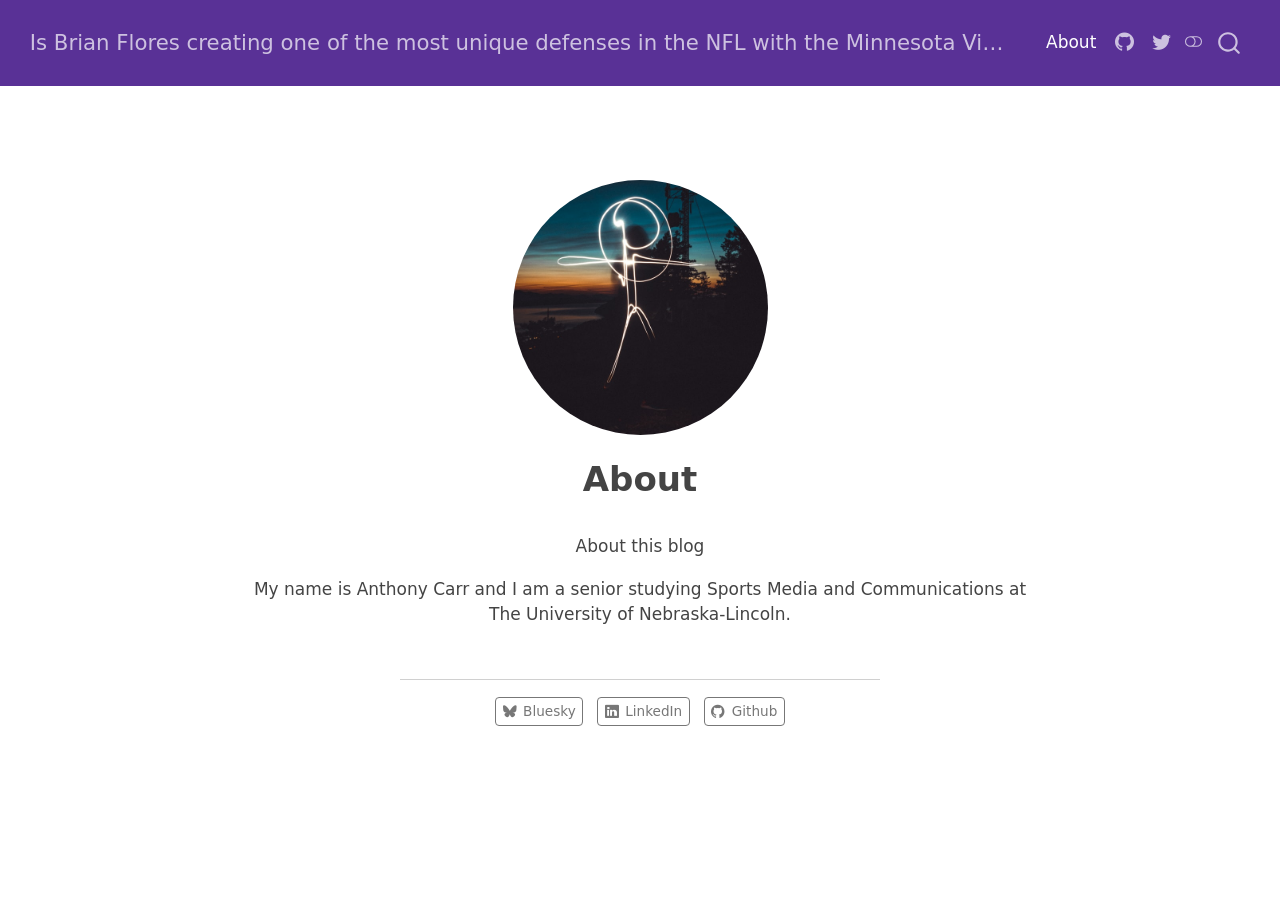
<file: YOURUSERNAME.github.io/about.html>
<!DOCTYPE html>
<html xmlns="http://www.w3.org/1999/xhtml" lang="en" xml:lang="en"><head>

<meta charset="utf-8">
<meta name="generator" content="quarto-1.11.9">

<meta name="viewport" content="width=device-width, initial-scale=1.0, user-scalable=yes">


<title>About – Is Brian Flores creating one of the most unique defenses in the NFL with the Minnesota Vikings?</title>
<style>
/* Default styles provided by pandoc.
** See https://pandoc.org/MANUAL.html#variables-for-html for config info.
*/
span.smallcaps{font-variant: small-caps;}
div.columns{display: flex; gap: 1.5em;}
div.column{flex: auto;}
@media screen {
div.columns{gap: min(4vw, 1.5em);}
div.column{overflow-x: auto;}
}
div.hanging-indent{margin-left: 1.5em; text-indent: -1.5em;}
ul.task-list{list-style: none;}
ul.task-list li input[type="checkbox"] {
  width: 0.8em;
  margin: 0 0.8em 0.2em -1em; /* quarto-specific, see https://github.com/quarto-dev/quarto-cli/issues/4556 */ 
  vertical-align: middle;
}
</style>


<script src="site_libs/quarto-nav/quarto-nav.js"></script>
<script src="site_libs/quarto-nav/headroom.min.js"></script>
<script src="site_libs/clipboard/clipboard.min.js"></script>
<script src="site_libs/quarto-search/autocomplete.umd.js"></script>
<script src="site_libs/quarto-search/fuse.min.js"></script>
<script src="site_libs/quarto-search/quarto-search.js"></script>
<meta name="quarto:offset" content="./">
<link href="./logo.png" rel="icon" type="image/png">
<script src="site_libs/quarto-html/quarto.js" type="module"></script>
<script src="site_libs/quarto-html/tabsets/tabsets.js" type="module"></script>
<script src="site_libs/quarto-html/scrollable-regions/scrollable-regions.js" type="module"></script>
<script src="site_libs/quarto-html/popper.min.js"></script>
<script src="site_libs/quarto-html/tippy.umd.min.js"></script>
<link href="site_libs/quarto-html/tippy.css" rel="stylesheet">
<link href="site_libs/quarto-html/quarto-syntax-highlighting-63b5708e65d6cd79cd7618c58d0c21e7.css" rel="stylesheet" class="quarto-color-scheme" id="quarto-text-highlighting-styles">
<link href="site_libs/quarto-html/quarto-syntax-highlighting-dark-447e42e69aaa9833c0ba1b986f430b20.css" rel="stylesheet" class="quarto-color-scheme quarto-color-alternate" id="quarto-text-highlighting-styles">
<link href="site_libs/quarto-html/quarto-syntax-highlighting-63b5708e65d6cd79cd7618c58d0c21e7.css" rel="stylesheet" class="quarto-color-scheme-extra" id="quarto-text-highlighting-styles">
<script src="site_libs/bootstrap/bootstrap.min.js"></script>
<link href="site_libs/bootstrap/bootstrap-icons.css" rel="stylesheet">
<link href="site_libs/bootstrap/bootstrap-3b9237864e23fa8f787f930514107125.min.css" rel="stylesheet" append-hash="true" class="quarto-color-scheme" id="quarto-bootstrap" data-mode="light">
<link href="site_libs/bootstrap/bootstrap-dark-5ccaa7ef69c197bf3d6020b0048d2ced.min.css" rel="stylesheet" append-hash="true" class="quarto-color-scheme quarto-color-alternate" id="quarto-bootstrap" data-mode="light">
<link href="site_libs/bootstrap/bootstrap-3b9237864e23fa8f787f930514107125.min.css" rel="stylesheet" append-hash="true" class="quarto-color-scheme-extra" id="quarto-bootstrap" data-mode="light">
<script id="quarto-search-options" type="application/json">{
  "location": "navbar",
  "copy-button": false,
  "collapse-after": 3,
  "panel-placement": "end",
  "type": "overlay",
  "limit": 50,
  "keyboard-shortcut": [
    "f",
    "/",
    "s"
  ],
  "show-item-context": false,
  "language": {
    "search-no-results-text": "No results",
    "search-matching-documents-text": "matching documents",
    "search-copy-link-title": "Copy link to search",
    "search-hide-matches-text": "Hide additional matches",
    "search-more-match-text": "more match in this document",
    "search-more-matches-text": "more matches in this document",
    "search-clear-button-title": "Clear",
    "search-text-placeholder": "",
    "search-detached-cancel-button-title": "Cancel",
    "search-submit-button-title": "Submit",
    "search-label": "Search"
  }
}</script>


<link rel="stylesheet" href="styles.css">
</head>

<body class="nav-fixed fullcontent quarto-light"><a id="quarto-skip-link" class="visually-hidden-focusable" href="#quarto-document-content">Skip to main content</a><script id="quarto-html-before-body" type="application/javascript">
    const toggleBodyColorMode = (bsSheetEl) => {
      const mode = bsSheetEl.getAttribute("data-mode");
      const bodyEl = window.document.querySelector("body");
      if (mode === "dark") {
        bodyEl.classList.add("quarto-dark");
        bodyEl.classList.remove("quarto-light");
      } else {
        bodyEl.classList.add("quarto-light");
        bodyEl.classList.remove("quarto-dark");
      }
    }
    const toggleBodyColorPrimary = () => {
      const bsSheetEl = window.document.querySelector("link#quarto-bootstrap:not([rel=disabled-stylesheet])");
      if (bsSheetEl) {
        toggleBodyColorMode(bsSheetEl);
      }
    }
    const setColorSchemeToggle = (alternate) => {
      const toggles = window.document.querySelectorAll('.quarto-color-scheme-toggle');
      for (let i=0; i < toggles.length; i++) {
        const toggle = toggles[i];
        if (toggle) {
          toggle.setAttribute("aria-checked", alternate ? "true" : "false");
          if (alternate) {
            toggle.classList.add("alternate");
          } else {
            toggle.classList.remove("alternate");
          }
        }
      }
    };
    const toggleColorMode = (alternate) => {
      // Switch the stylesheets
      const primaryStylesheets = window.document.querySelectorAll('link.quarto-color-scheme:not(.quarto-color-alternate)');
      const alternateStylesheets = window.document.querySelectorAll('link.quarto-color-scheme.quarto-color-alternate');
      manageTransitions('#quarto-margin-sidebar .nav-link', false);
      if (alternate) {
        // note: dark is layered on light, we don't disable primary!
        enableStylesheet(alternateStylesheets);
        for (const sheetNode of alternateStylesheets) {
          if (sheetNode.id === "quarto-bootstrap") {
            toggleBodyColorMode(sheetNode);
          }
        }
      } else {
        disableStylesheet(alternateStylesheets);
        enableStylesheet(primaryStylesheets)
        toggleBodyColorPrimary();
      }
      manageTransitions('#quarto-margin-sidebar .nav-link', true);
      // Switch the toggles
      setColorSchemeToggle(alternate)
    }
    // Hack to workaround the fact that safari doesn't
    // properly recolor the scrollbar when toggling (#1455).
    // Not run on load: stylesheets are set before first paint there, and
    // scrolling would undo the scroll to a URL fragment (#14973).
    // The one pixel nudge keeps the reader where they were.
    const refreshSafariScrollbar = () => {
      if (navigator.userAgent.indexOf('Safari') > 0 && navigator.userAgent.indexOf('Chrome') == -1) {
        manageTransitions("body", false);
        const scrollY = window.scrollY;
        window.scrollTo(0, scrollY > 0 ? scrollY - 1 : 1);
        setTimeout(() => {
          window.scrollTo(0, scrollY);
          manageTransitions("body", true);
        }, 40);
      }
    }
    const disableStylesheet = (stylesheets) => {
      for (let i=0; i < stylesheets.length; i++) {
        const stylesheet = stylesheets[i];
        stylesheet.rel = 'disabled-stylesheet';
      }
    }
    const enableStylesheet = (stylesheets) => {
      for (let i=0; i < stylesheets.length; i++) {
        const stylesheet = stylesheets[i];
        if(stylesheet.rel !== 'stylesheet') { // for Chrome, which will still FOUC without this check
          stylesheet.rel = 'stylesheet';
        }
      }
    }
    const manageTransitions = (selector, allowTransitions) => {
      const els = window.document.querySelectorAll(selector);
      for (let i=0; i < els.length; i++) {
        const el = els[i];
        if (allowTransitions) {
          el.classList.remove('notransition');
        } else {
          el.classList.add('notransition');
        }
      }
    }
    const isFileUrl = () => {
      return window.location.protocol === 'file:';
    }
    const hasAlternateSentinel = () => {
      let styleSentinel = getColorSchemeSentinel();
      if (styleSentinel !== null) {
        return styleSentinel === "alternate";
      } else {
        return false;
      }
    }
    const setStyleSentinel = (alternate) => {
      const value = alternate ? "alternate" : "default";
      if (!isFileUrl()) {
        window.localStorage.setItem("quarto-color-scheme", value);
      } else {
        localAlternateSentinel = value;
      }
    }
    const getColorSchemeSentinel = () => {
      if (!isFileUrl()) {
        const storageValue = window.localStorage.getItem("quarto-color-scheme");
        return storageValue != null ? storageValue : localAlternateSentinel;
      } else {
        return localAlternateSentinel;
      }
    }
    const toggleGiscusIfUsed = (isAlternate, darkModeDefault) => {
      const baseTheme = document.querySelector('#giscus-base-theme')?.value ?? 'light';
      const alternateTheme = document.querySelector('#giscus-alt-theme')?.value ?? 'dark';
      let newTheme = '';
      if(authorPrefersDark) {
        newTheme = isAlternate ? baseTheme : alternateTheme;
      } else {
        newTheme = isAlternate ? alternateTheme : baseTheme;
      }
      const changeGiscusTheme = () => {
        // From: https://github.com/giscus/giscus/issues/336
        const sendMessage = (message) => {
          const iframe = document.querySelector('iframe.giscus-frame');
          if (!iframe) return;
          iframe.contentWindow.postMessage({ giscus: message }, 'https://giscus.app');
        }
        sendMessage({
          setConfig: {
            theme: newTheme
          }
        });
      }
      const isGiscussLoaded = window.document.querySelector('iframe.giscus-frame') !== null;
      if (isGiscussLoaded) {
        changeGiscusTheme();
      }
    };
    const authorPrefersDark = false;
    const darkModeDefault = authorPrefersDark;
      document.querySelector('link#quarto-text-highlighting-styles.quarto-color-scheme-extra').rel = 'disabled-stylesheet';
      document.querySelector('link#quarto-bootstrap.quarto-color-scheme-extra').rel = 'disabled-stylesheet';
    let localAlternateSentinel = darkModeDefault ? 'alternate' : 'default';
    // Dark / light mode switch
    window.quartoToggleColorScheme = () => {
      // Read the current dark / light value
      let toAlternate = !hasAlternateSentinel();
      toggleColorMode(toAlternate);
      refreshSafariScrollbar();
      setStyleSentinel(toAlternate);
      toggleGiscusIfUsed(toAlternate, darkModeDefault);
      window.dispatchEvent(new Event('resize'));
    };
    // Switch to dark mode if need be
    if (hasAlternateSentinel()) {
      toggleColorMode(true);
    } else {
      toggleColorMode(false);
    }
  </script>

<div id="quarto-search-results"></div>
  <header id="quarto-header" class="headroom fixed-top">
    <nav class="navbar navbar-expand-lg " data-bs-theme="dark" aria-label="Site">
      <div class="navbar-container container-fluid">
      <div class="navbar-brand-container mx-auto">
    <a class="navbar-brand" href="./index.html">
    <span class="navbar-title">Is Brian Flores creating one of the most unique defenses in the NFL with the Minnesota Vikings?</span>
    </a>
  </div>
          <button class="navbar-toggler" type="button" data-bs-toggle="collapse" data-bs-target="#navbarCollapse" aria-controls="navbarCollapse" aria-expanded="false" aria-label="Toggle navigation" onclick="if (window.quartoToggleHeadroom) { window.quartoToggleHeadroom(); }">
  <span class="navbar-toggler-icon"></span>
</button>
          <div class="collapse navbar-collapse" id="navbarCollapse">
            <ul class="navbar-nav navbar-nav-scroll ms-auto">
  <li class="nav-item">
    <a class="nav-link active" href="./about.html" aria-current="page"> 
<span class="menu-text">About</span></a>
  </li>  
  <li class="nav-item compact">
    <a class="nav-link" href="https://github.com/anthonycarr4"> <i class="bi bi-github" role="img">
</i> 
<span class="menu-text"></span></a>
  </li>  
  <li class="nav-item compact">
    <a class="nav-link" href="https://twitter.com/mattwaite"> <i class="bi bi-twitter" role="img">
</i> 
<span class="menu-text"></span></a>
  </li>  
</ul>
          </div> <!-- /navcollapse -->
            <div class="quarto-navbar-tools">
  <button type="button" role="switch" aria-checked="false" class="quarto-color-scheme-toggle quarto-navigation-tool  px-1" onclick="window.quartoToggleColorScheme(); return false;" title="Toggle dark mode" aria-label="Toggle dark mode"><i class="bi"></i></button>
</div>
            <div id="quarto-search" class="" title="Search"></div>
      </div> <!-- /container-fluid -->
    </nav>
</header>
<!-- content -->
<div id="quarto-content" class="quarto-container page-columns page-rows-contents page-layout-article page-navbar">
<!-- sidebar -->
<!-- margin-sidebar -->
    
<!-- main -->
<div class="quarto-about-jolla">
  <img src="profile.jpg" class="about-image
  round " style="height: 15em; width: 15em;">
 <header id="title-block-header" class="quarto-title-block default">
<div class="quarto-title">
<h1 class="title">About</h1>
</div>
<div class="quarto-title-meta">
  </div>
</header><main class="content" id="quarto-document-content" tabindex="-1">

<p>About this blog</p>
<p>My name is Anthony Carr and I am a senior studying Sports Media and Communications at The University of Nebraska-Lincoln.</p>


</main> 
  <hr class="about-sep">
   <div class="about-links">
  <a href="https://bsky.app/" class="about-link" rel="" target="">
    <i class="bi bi-bluesky"></i>
     <span class="about-link-text">Bluesky</span>
  </a>
  <a href="https://linkedin.com" class="about-link" rel="" target="">
    <i class="bi bi-linkedin"></i>
     <span class="about-link-text">LinkedIn</span>
  </a>
  <a href="https://github.com" class="about-link" rel="" target="">
    <i class="bi bi-github"></i>
     <span class="about-link-text">Github</span>
  </a>
</div>
</div>
 <!-- /main -->
<script id="quarto-html-after-body" type="application/javascript">
  window.document.addEventListener("DOMContentLoaded", function (event) {
    // Ensure there is a toggle, if there isn't float one in the top right
    if (window.document.querySelector('.quarto-color-scheme-toggle') === null) {
      const toggle = window.document.createElement('button');
      toggle.type = "button";
      toggle.setAttribute("role", "switch");
      toggle.setAttribute("aria-checked", "false");
      toggle.classList.add('top-right');
      toggle.classList.add('quarto-color-scheme-toggle');
      toggle.setAttribute("aria-label", "Toggle dark mode");
      toggle.onclick = function() { try { window.quartoToggleColorScheme(); } catch {} return false; };
      const i = window.document.createElement("i");
      i.classList.add('bi');
      toggle.appendChild(i);
      // Put the toggle in a landmark of its own, so that landmark navigation
      // can reach it.
      //
      // The container is always a fresh direct child of body, and the toggle is
      // never moved into page furniture that the theme or the author controls.
      // The toggle is positioned against the page, so any ancestor that
      // establishes a containing block captures it: a positioned element or a
      // grid for position: absolute, and transform, filter, will-change or
      // contain for position: fixed. A direct child of body has none of these
      // to inherit, and the shift when one appears is silent and visual.
      //
      // ARIA says a document should have at most one banner, and axe reports a
      // duplicate whether or not the banners carry distinct labels. So use a
      // header when the page has no banner yet, and a named region otherwise.
      //
      // A header is a banner wherever it sits, unless it is inside sectioning
      // content, so this cannot just look at the children of body: a custom
      // page layout wraps the title block header in a plain div. An explicit
      // role="banner" always counts.
      const sectioning = 'article, aside, main, nav, section, [role="article"], [role="complementary"], [role="main"], [role="navigation"], [role="region"]';
      const hasBanner = Array.from(
        window.document.querySelectorAll('header:not([role]), [role="banner"]')
      ).some(function(el) {
        return el.hasAttribute("role") || el.closest(sectioning) === null;
      });
      const container = window.document.createElement(hasBanner ? "div" : "header");
      if (hasBanner) {
        container.setAttribute("role", "region");
        container.setAttribute("aria-label", "Toggle dark mode");
      }
      container.classList.add('quarto-color-scheme-toggle-container');
      container.appendChild(toggle);
      window.document.body.appendChild(container);
    }
    setColorSchemeToggle(hasAlternateSentinel())
    const isCodeAnnotation = (el) => {
      for (const clz of el.classList) {
        if (clz.startsWith('code-annotation-')) {                     
          return true;
        }
      }
      return false;
    }
    const onCopySuccess = function(e) {
      // button target
      const button = e.trigger;
      // don't keep focus
      button.blur();
      // flash "checked"
      button.classList.add('code-copy-button-checked');
      var currentTitle = button.getAttribute("title");
      button.setAttribute("title", "Copied!");
      let tooltip;
      if (window.bootstrap) {
        button.setAttribute("data-bs-toggle", "tooltip");
        button.setAttribute("data-bs-placement", "left");
        button.setAttribute("data-bs-title", "Copied!");
        tooltip = new bootstrap.Tooltip(button, 
          { trigger: "manual", 
            customClass: "code-copy-button-tooltip",
            offset: [0, -8]});
        tooltip.show();    
      }
      setTimeout(function() {
        if (tooltip) {
          tooltip.hide();
          button.removeAttribute("data-bs-title");
          button.removeAttribute("data-bs-toggle");
          button.removeAttribute("data-bs-placement");
        }
        button.setAttribute("title", currentTitle);
        button.classList.remove('code-copy-button-checked');
      }, 1000);
      // clear code selection
      e.clearSelection();
    }
    const getTextToCopy = function(trigger) {
      const outerScaffold = trigger.parentElement.cloneNode(true);
      const codeEl = outerScaffold.querySelector('code');
      for (const childEl of codeEl.children) {
        if (isCodeAnnotation(childEl)) {
          childEl.remove();
        }
      }
      return codeEl.innerText;
    }
    const clipboard = new window.ClipboardJS('.code-copy-button:not([data-in-quarto-modal])', {
      text: getTextToCopy
    });
    clipboard.on('success', onCopySuccess);
    if (window.document.getElementById('quarto-embedded-source-code-modal')) {
      const clipboardModal = new window.ClipboardJS('.code-copy-button[data-in-quarto-modal]', {
        text: getTextToCopy,
        container: window.document.getElementById('quarto-embedded-source-code-modal')
      });
      clipboardModal.on('success', onCopySuccess);
    }
      var localhostRegex = new RegExp(/^(?:http|https):\/\/localhost\:?[0-9]*\//);
      var mailtoRegex = new RegExp(/^mailto:/);
        var filterRegex = new RegExp('/' + window.location.host + '/');
      var isInternal = (href) => {
          return filterRegex.test(href) || localhostRegex.test(href) || mailtoRegex.test(href);
      }
      // Inspect non-navigation links and adorn them if external
      window.quartoDecorateExternalLinks = function (root) {
     var links = (root || window.document).querySelectorAll('a[href]:not(.nav-link):not(.navbar-brand):not(.toc-action):not(.sidebar-link):not(.sidebar-item-toggle):not(.pagination-link):not(.no-external):not([aria-hidden]):not(.dropdown-item):not(.quarto-navigation-tool):not(.about-link)');
      for (var i=0; i<links.length; i++) {
        const link = links[i];
        if (!isInternal(link.href)) {
          // undo the damage that might have been done by quarto-nav.js in the case of
          // links that we want to consider external
          if (link.dataset.originalHref !== undefined) {
            link.href = link.dataset.originalHref;
          }
          if (!link.classList.contains('no-external-icon')) {
          }
        }
      }
      };
      window.quartoDecorateExternalLinks(window.document);
    // Esc closes the popup (WCAG 1.4.13) and focus leaving both trigger and
    // popup closes it (WCAG 2.4.11); tippy handles neither for interactive popups.
    const hideOnEscAndFocusOut = {
      name: 'hideOnEscAndFocusOut',
      defaultValue: true,
      fn(instance) {
        const dismiss = () => {
          // A show scheduled by the trigger delay would otherwise reopen it
          instance.clearDelayTimeouts();
          instance.hide();
        };
        const onKeyDown = (event) => {
          if (event.key !== 'Escape') {
            return;
          }
          // Keep Esc from also reaching page handlers (e.g. reveal.js overview),
          // except an open reveal.js slide menu, which Esc should close too.
          // The menu handles keys only when its keyboard option is on.
          const menuHandlesEsc = window.Reveal?.getPlugin?.('menu')?.isOpen() &&
            window.Reveal.getConfig().menu?.keyboard !== false;
          if (!menuHandlesEsc) {
            event.stopPropagation();
          }
          if (instance.popper.contains(window.document.activeElement)) {
            // Disabled while refocusing so the focus trigger does not reopen it
            instance.disable();
            instance.reference.focus();
            instance.enable();
          }
          dismiss();
        };
        const onFocusOut = (event) => {
          const target = event.relatedTarget;
          if (target && !instance.reference.contains(target) &&
              !instance.popper.contains(target)) {
            dismiss();
          }
        };
        // On the trigger too: a click trigger (code-annotations: select) has no
        // blur handling. Attached for the instance's lifetime so leaving the
        // trigger also cancels a show still pending on the trigger delay.
        instance.reference.addEventListener('focusout', onFocusOut);
        return {
          onShow() {
            window.document.addEventListener('keydown', onKeyDown, true);
            instance.popper.addEventListener('focusout', onFocusOut);
          },
          onHide() {
            window.document.removeEventListener('keydown', onKeyDown, true);
            instance.popper.removeEventListener('focusout', onFocusOut);
          },
          onDestroy() {
            instance.reference.removeEventListener('focusout', onFocusOut);
          },
        };
      },
    };
    function tippyHover(el, contentFn, onTriggerFn, onUntriggerFn) {
      const config = {
        allowHTML: true,
        maxWidth: 500,
        delay: 100,
        arrow: false,
        appendTo: function(el) {
            return el.parentElement;
        },
        interactive: true,
        interactiveBorder: 10,
        theme: 'quarto',
        placement: 'bottom-start',
        plugins: [hideOnEscAndFocusOut],
      };
      if (contentFn) {
        config.content = contentFn;
      }
      if (onTriggerFn) {
        config.onTrigger = onTriggerFn;
      }
      if (onUntriggerFn) {
        config.onUntrigger = onUntriggerFn;
      }
      window.tippy(el, config); 
    }
    const noterefs = window.document.querySelectorAll('a[role="doc-noteref"]');
    for (var i=0; i<noterefs.length; i++) {
      const ref = noterefs[i];
      tippyHover(ref, function() {
        // use id or data attribute instead here
        let href = ref.getAttribute('data-footnote-href') || ref.getAttribute('href');
        try { href = new URL(href).hash; } catch {}
        const id = href.replace(/^#\/?/, "");
        const note = window.document.getElementById(id);
        if (note) {
          return note.innerHTML;
        } else {
          return "";
        }
      });
    }
    const xrefs = window.document.querySelectorAll('a.quarto-xref');
    const processXRef = (id, note) => {
      // Strip column container classes
      const stripColumnClz = (el) => {
        el.classList.remove("page-full", "page-columns");
        if (el.children) {
          for (const child of el.children) {
            stripColumnClz(child);
          }
        }
      }
      stripColumnClz(note)
      if (id === null || id.startsWith('sec-')) {
        // Special case sections, only their first couple elements
        const container = document.createElement("div");
        if (note.children && note.children.length > 2) {
          container.appendChild(note.children[0].cloneNode(true));
          for (let i = 1; i < note.children.length; i++) {
            const child = note.children[i];
            if (child.tagName === "P" && child.innerText === "") {
              continue;
            } else {
              container.appendChild(child.cloneNode(true));
              break;
            }
          }
          if (window.Quarto?.typesetMath) {
            window.Quarto.typesetMath(container);
          }
          return container.innerHTML
        } else {
          if (window.Quarto?.typesetMath) {
            window.Quarto.typesetMath(note);
          }
          return note.innerHTML;
        }
      } else {
        // Remove any anchor links if they are present
        const anchorLink = note.querySelector('a.anchorjs-link');
        if (anchorLink) {
          anchorLink.remove();
        }
        if (window.Quarto?.typesetMath) {
          window.Quarto.typesetMath(note);
        }
        if (note.classList.contains("callout")) {
          return note.outerHTML;
        } else {
          return note.innerHTML;
        }
      }
    }
    for (var i=0; i<xrefs.length; i++) {
      const xref = xrefs[i];
      tippyHover(xref, undefined, function(instance) {
        instance.disable();
        let url = xref.getAttribute('href');
        let hash = undefined; 
        if (url.startsWith('#')) {
          hash = url;
        } else {
          try { hash = new URL(url).hash; } catch {}
        }
        if (hash) {
          const id = hash.replace(/^#\/?/, "");
          const note = window.document.getElementById(id);
          if (note !== null) {
            try {
              const html = processXRef(id, note.cloneNode(true));
              instance.setContent(html);
            } finally {
              instance.enable();
              instance.show();
            }
          } else {
            // See if we can fetch this
            fetch(url.split('#')[0])
            .then(res => res.text())
            .then(html => {
              const parser = new DOMParser();
              const htmlDoc = parser.parseFromString(html, "text/html");
              const note = htmlDoc.getElementById(id);
              if (note !== null) {
                const html = processXRef(id, note);
                instance.setContent(html);
              } 
            }).finally(() => {
              instance.enable();
              instance.show();
            });
          }
        } else {
          // See if we can fetch a full url (with no hash to target)
          // This is a special case and we should probably do some content thinning / targeting
          fetch(url)
          .then(res => res.text())
          .then(html => {
            const parser = new DOMParser();
            const htmlDoc = parser.parseFromString(html, "text/html");
            const note = htmlDoc.querySelector('main.content');
            if (note !== null) {
              // This should only happen for chapter cross references
              // (since there is no id in the URL)
              // remove the first header
              if (note.children.length > 0 && note.children[0].tagName === "HEADER") {
                note.children[0].remove();
              }
              const html = processXRef(null, note);
              instance.setContent(html);
            } 
          }).finally(() => {
            instance.enable();
            instance.show();
          });
        }
      }, function(instance) {
      });
    }
        let selectedAnnoteEl;
        const selectorForAnnotation = ( cell, annotation) => {
          let cellAttr = 'data-code-cell="' + cell + '"';
          let lineAttr = 'data-code-annotation="' +  annotation + '"';
          const selector = 'span[' + cellAttr + '][' + lineAttr + ']';
          return selector;
        }
        const selectCodeLines = (annoteEl) => {
          const doc = window.document;
          const targetCell = annoteEl.getAttribute("data-target-cell");
          const targetAnnotation = annoteEl.getAttribute("data-target-annotation");
          const annoteSpan = window.document.querySelector(selectorForAnnotation(targetCell, targetAnnotation));
          const lines = annoteSpan.getAttribute("data-code-lines").split(",");
          const lineIds = lines.map((line) => {
            return targetCell + "-" + line;
          })
          // Each band is positioned against its own containing block, which is
          // not the offsetParent of the lines, so place it from client rects.
          const placeBand = (band, firstEl, lastEl, codeBlock) => {
            const container = band.offsetParent;
            if (container === null) {
              return;
            }
            const containerRect = container.getBoundingClientRect();
            // Reveal.js scales slides with a transform, so convert client
            // pixels back to the CSS pixels of the container.
            const scale = containerRect.height / container.offsetHeight || 1;
            const firstRect = firstEl.getBoundingClientRect();
            const lastRect = lastEl.getBoundingClientRect();
            const top = (firstRect.top - containerRect.top) / scale - container.clientTop + container.scrollTop;
            const height = (lastRect.bottom - firstRect.top) / scale;
            band.style.top = top - 2 + "px";
            band.style.height = height + 4 + "px";
            if (codeBlock) {
              // Without the copy button wrapper, the containing block is wider
              // than the code block, so span the code block explicitly.
              const blockRect = codeBlock.getBoundingClientRect();
              band.style.left = (blockRect.left - containerRect.left) / scale - container.clientLeft + container.scrollLeft + "px";
              band.style.width = blockRect.width / scale + "px";
            }
          };
          if (lineIds.length > 0) {
            const el = window.document.getElementById(lineIds[0]);
            const lastEl = window.document.getElementById(lineIds[lineIds.length - 1]);
            const parent = el.parentElement.parentElement;
            // cook up a div (if necessary) and position it
            let div = window.document.getElementById("code-annotation-line-highlight");
            if (div === null) {
              div = window.document.createElement("div");
              div.setAttribute("id", "code-annotation-line-highlight");
              div.style.position = 'absolute';
              parent.appendChild(div);
            }
            placeBand(div, el, lastEl, parent.closest("div.sourceCode") || parent);
            let gutterDiv = window.document.getElementById("code-annotation-line-highlight-gutter");
            if (gutterDiv === null) {
              gutterDiv = window.document.createElement("div");
              gutterDiv.setAttribute("id", "code-annotation-line-highlight-gutter");
              gutterDiv.style.position = 'absolute';
              const codeCell = window.document.getElementById(targetCell);
              const gutter = codeCell.querySelector('.code-annotation-gutter');
              gutter.appendChild(gutterDiv);
            }
            placeBand(gutterDiv, el, lastEl);
            selectedAnnoteEl = annoteEl;
          }
        };
        const unselectCodeLines = () => {
          const elementsIds = ["code-annotation-line-highlight", "code-annotation-line-highlight-gutter"];
          elementsIds.forEach((elId) => {
            const div = window.document.getElementById(elId);
            if (div) {
              div.remove();
            }
          });
          selectedAnnoteEl = undefined;
        };
          // Handle positioning of the toggle
      window.addEventListener(
        "resize",
        throttle(() => {
          elRect = undefined;
          if (selectedAnnoteEl) {
            selectCodeLines(selectedAnnoteEl);
          }
        }, 10)
      );
      function throttle(fn, ms) {
      let throttle = false;
      let timer;
        return (...args) => {
          if(!throttle) { // first call gets through
              fn.apply(this, args);
              throttle = true;
          } else { // all the others get throttled
              if(timer) clearTimeout(timer); // cancel #2
              timer = setTimeout(() => {
                fn.apply(this, args);
                timer = throttle = false;
              }, ms);
          }
        };
      }
        // Attach click handler to the DT
        const annoteDls = window.document.querySelectorAll('dt[data-target-cell]');
        for (const annoteDlNode of annoteDls) {
          annoteDlNode.addEventListener('click', (event) => {
            const clickedEl = event.target;
            if (clickedEl !== selectedAnnoteEl) {
              unselectCodeLines();
              const activeEl = window.document.querySelector('dt[data-target-cell].code-annotation-active');
              if (activeEl) {
                activeEl.classList.remove('code-annotation-active');
              }
              selectCodeLines(clickedEl);
              clickedEl.classList.add('code-annotation-active');
            } else {
              // Unselect the line
              unselectCodeLines();
              clickedEl.classList.remove('code-annotation-active');
            }
          });
        }
    const findCites = (el) => {
      const parentEl = el.parentElement;
      if (parentEl) {
        const cites = parentEl.dataset.cites;
        if (cites) {
          return {
            el,
            cites: cites.split(' ')
          };
        } else {
          return findCites(el.parentElement)
        }
      } else {
        return undefined;
      }
    };
    var bibliorefs = window.document.querySelectorAll('a[role="doc-biblioref"]');
    for (var i=0; i<bibliorefs.length; i++) {
      const ref = bibliorefs[i];
      const citeInfo = findCites(ref);
      if (citeInfo) {
        tippyHover(citeInfo.el, function() {
          var popup = window.document.createElement('div');
          citeInfo.cites.forEach(function(cite) {
            var citeDiv = window.document.createElement('div');
            citeDiv.classList.add('hanging-indent');
            citeDiv.classList.add('csl-entry');
            var biblioDiv = window.document.getElementById('ref-' + cite);
            if (biblioDiv) {
              citeDiv.innerHTML = biblioDiv.innerHTML;
            }
            popup.appendChild(citeDiv);
          });
          return popup.innerHTML;
        });
      }
    }
  });
  </script>
  <script type="application/javascript">
  window.quartoScrollableRegionsLabels = {"code":"Scrollable code","output":"Scrollable output"};
  </script>
</div> <!-- /content -->




</body></html>
</file>
<file: site_libs/quarto-html/tippy.css>
.tippy-box[data-animation=fade][data-state=hidden]{opacity:0}[data-tippy-root]{max-width:calc(100vw - 10px)}.tippy-box{position:relative;background-color:#333;color:#fff;border-radius:4px;font-size:14px;line-height:1.4;white-space:normal;outline:0;transition-property:transform,visibility,opacity}.tippy-box[data-placement^=top]>.tippy-arrow{bottom:0}.tippy-box[data-placement^=top]>.tippy-arrow:before{bottom:-7px;left:0;border-width:8px 8px 0;border-top-color:initial;transform-origin:center top}.tippy-box[data-placement^=bottom]>.tippy-arrow{top:0}.tippy-box[data-placement^=bottom]>.tippy-arrow:before{top:-7px;left:0;border-width:0 8px 8px;border-bottom-color:initial;transform-origin:center bottom}.tippy-box[data-placement^=left]>.tippy-arrow{right:0}.tippy-box[data-placement^=left]>.tippy-arrow:before{border-width:8px 0 8px 8px;border-left-color:initial;right:-7px;transform-origin:center left}.tippy-box[data-placement^=right]>.tippy-arrow{left:0}.tippy-box[data-placement^=right]>.tippy-arrow:before{left:-7px;border-width:8px 8px 8px 0;border-right-color:initial;transform-origin:center right}.tippy-box[data-inertia][data-state=visible]{transition-timing-function:cubic-bezier(.54,1.5,.38,1.11)}.tippy-arrow{width:16px;height:16px;color:#333}.tippy-arrow:before{content:"";position:absolute;border-color:transparent;border-style:solid}.tippy-content{position:relative;padding:5px 9px;z-index:1}
</file>
<file: site_libs/quarto-html/quarto-syntax-highlighting-63b5708e65d6cd79cd7618c58d0c21e7.css>
/* quarto syntax highlight colors */
:root {
  --quarto-hl-ot-color: #003B4F;
  --quarto-hl-at-color: #657422;
  --quarto-hl-ss-color: #20794D;
  --quarto-hl-an-color: #5E5E5E;
  --quarto-hl-fu-color: #4758AB;
  --quarto-hl-st-color: #20794D;
  --quarto-hl-cf-color: #003B4F;
  --quarto-hl-op-color: #5E5E5E;
  --quarto-hl-er-color: #AD0000;
  --quarto-hl-bn-color: #AD0000;
  --quarto-hl-al-color: #AD0000;
  --quarto-hl-va-color: #111111;
  --quarto-hl-bu-color: inherit;
  --quarto-hl-ex-color: inherit;
  --quarto-hl-pp-color: #AD0000;
  --quarto-hl-in-color: #5E5E5E;
  --quarto-hl-vs-color: #20794D;
  --quarto-hl-wa-color: #5E5E5E;
  --quarto-hl-do-color: #5E5E5E;
  --quarto-hl-im-color: #00769E;
  --quarto-hl-ch-color: #20794D;
  --quarto-hl-dt-color: #AD0000;
  --quarto-hl-fl-color: #AD0000;
  --quarto-hl-co-color: #5E5E5E;
  --quarto-hl-cv-color: #5E5E5E;
  --quarto-hl-cn-color: #8f5902;
  --quarto-hl-sc-color: #5E5E5E;
  --quarto-hl-dv-color: #AD0000;
  --quarto-hl-kw-color: #003B4F;
}

/* other quarto variables */
:root {
  --quarto-font-monospace: SFMono-Regular, Menlo, Monaco, Consolas, "Liberation Mono", "Courier New", monospace;
}

/* syntax highlight based on Pandoc's rules */
pre > code.sourceCode > span {
  color: #003B4F;
}

code.sourceCode > span {
  color: #003B4F;
}

div.sourceCode,
div.sourceCode pre.sourceCode {
  color: #003B4F;
}

/* Normal */
code span {
  color: #003B4F;
}

/* Alert */
code span.al {
  color: #AD0000;
  font-style: inherit;
}

/* Annotation */
code span.an {
  color: #5E5E5E;
  font-style: inherit;
}

/* Attribute */
code span.at {
  color: #657422;
  font-style: inherit;
}

/* BaseN */
code span.bn {
  color: #AD0000;
  font-style: inherit;
}

/* BuiltIn */
code span.bu {
  font-style: inherit;
}

/* ControlFlow */
code span.cf {
  color: #003B4F;
  font-weight: bold;
  font-style: inherit;
}

/* Char */
code span.ch {
  color: #20794D;
  font-style: inherit;
}

/* Constant */
code span.cn {
  color: #8f5902;
  font-style: inherit;
}

/* Comment */
code span.co {
  color: #5E5E5E;
  font-style: inherit;
}

/* CommentVar */
code span.cv {
  color: #5E5E5E;
  font-style: italic;
}

/* Documentation */
code span.do {
  color: #5E5E5E;
  font-style: italic;
}

/* DataType */
code span.dt {
  color: #AD0000;
  font-style: inherit;
}

/* DecVal */
code span.dv {
  color: #AD0000;
  font-style: inherit;
}

/* Error */
code span.er {
  color: #AD0000;
  font-style: inherit;
}

/* Extension */
code span.ex {
  font-style: inherit;
}

/* Float */
code span.fl {
  color: #AD0000;
  font-style: inherit;
}

/* Function */
code span.fu {
  color: #4758AB;
  font-style: inherit;
}

/* Import */
code span.im {
  color: #00769E;
  font-style: inherit;
}

/* Information */
code span.in {
  color: #5E5E5E;
  font-style: inherit;
}

/* Keyword */
code span.kw {
  color: #003B4F;
  font-weight: bold;
  font-style: inherit;
}

/* Operator */
code span.op {
  color: #5E5E5E;
  font-style: inherit;
}

/* Other */
code span.ot {
  color: #003B4F;
  font-style: inherit;
}

/* Preprocessor */
code span.pp {
  color: #AD0000;
  font-style: inherit;
}

/* SpecialChar */
code span.sc {
  color: #5E5E5E;
  font-style: inherit;
}

/* SpecialString */
code span.ss {
  color: #20794D;
  font-style: inherit;
}

/* String */
code span.st {
  color: #20794D;
  font-style: inherit;
}

/* Variable */
code span.va {
  color: #111111;
  font-style: inherit;
}

/* VerbatimString */
code span.vs {
  color: #20794D;
  font-style: inherit;
}

/* Warning */
code span.wa {
  color: #5E5E5E;
  font-style: italic;
}

.prevent-inlining {
  content: "</";
}

/*# sourceMappingURL=054cc16b9e9817627be6994582d2ffb5.css.map */
</file>
<file: site_libs/quarto-html/quarto-syntax-highlighting-dark-447e42e69aaa9833c0ba1b986f430b20.css>
/* quarto syntax highlight colors */
:root {
  --quarto-hl-al-color: #f07178;
  --quarto-hl-an-color: #d4d0ab;
  --quarto-hl-at-color: #00e0e0;
  --quarto-hl-bn-color: #d4d0ab;
  --quarto-hl-bu-color: #abe338;
  --quarto-hl-ch-color: #abe338;
  --quarto-hl-co-color: #f8f8f2;
  --quarto-hl-cv-color: #ffd700;
  --quarto-hl-cn-color: #ffd700;
  --quarto-hl-cf-color: #ffa07a;
  --quarto-hl-dt-color: #ffa07a;
  --quarto-hl-dv-color: #d4d0ab;
  --quarto-hl-do-color: #f8f8f2;
  --quarto-hl-er-color: #f07178;
  --quarto-hl-ex-color: #00e0e0;
  --quarto-hl-fl-color: #d4d0ab;
  --quarto-hl-fu-color: #ffa07a;
  --quarto-hl-im-color: #abe338;
  --quarto-hl-in-color: #d4d0ab;
  --quarto-hl-kw-color: #ffa07a;
  --quarto-hl-op-color: #ffa07a;
  --quarto-hl-ot-color: #00e0e0;
  --quarto-hl-pp-color: #dcc6e0;
  --quarto-hl-re-color: #00e0e0;
  --quarto-hl-sc-color: #abe338;
  --quarto-hl-ss-color: #abe338;
  --quarto-hl-st-color: #abe338;
  --quarto-hl-va-color: #00e0e0;
  --quarto-hl-vs-color: #abe338;
  --quarto-hl-wa-color: #dcc6e0;
}

/* other quarto variables */
:root {
  --quarto-font-monospace: SFMono-Regular, Menlo, Monaco, Consolas, "Liberation Mono", "Courier New", monospace;
}

/* syntax highlight based on Pandoc's rules */
pre > code.sourceCode > span {
  color: #f8f8f2;
}

code.sourceCode > span {
  color: #f8f8f2;
}

div.sourceCode,
div.sourceCode pre.sourceCode {
  color: #f8f8f2;
}

/* Normal */
code span {
  color: #f8f8f2;
}

/* Alert */
code span.al {
  color: #f07178;
}

/* Annotation */
code span.an {
  color: #d4d0ab;
}

/* Attribute */
code span.at {
  color: #00e0e0;
}

/* BaseN */
code span.bn {
  color: #d4d0ab;
}

/* BuiltIn */
code span.bu {
  color: #abe338;
}

/* ControlFlow */
code span.cf {
  font-weight: bold;
  color: #ffa07a;
}

/* Char */
code span.ch {
  color: #abe338;
}

/* Constant */
code span.cn {
  color: #ffd700;
}

/* Comment */
code span.co {
  font-style: italic;
  color: #f8f8f2;
}

/* CommentVar */
code span.cv {
  color: #ffd700;
}

/* Documentation */
code span.do {
  color: #f8f8f2;
}

/* DataType */
code span.dt {
  color: #ffa07a;
}

/* DecVal */
code span.dv {
  color: #d4d0ab;
}

/* Error */
code span.er {
  color: #f07178;
  text-decoration: underline;
}

/* Extension */
code span.ex {
  font-weight: bold;
  color: #00e0e0;
}

/* Float */
code span.fl {
  color: #d4d0ab;
}

/* Function */
code span.fu {
  color: #ffa07a;
}

/* Import */
code span.im {
  color: #abe338;
}

/* Information */
code span.in {
  color: #d4d0ab;
}

/* Keyword */
code span.kw {
  font-weight: bold;
  color: #ffa07a;
}

/* Operator */
code span.op {
  color: #ffa07a;
}

/* Other */
code span.ot {
  color: #00e0e0;
}

/* Preprocessor */
code span.pp {
  color: #dcc6e0;
}

/* RegionMarker */
code span.re {
  background-color: #f8f8f2;
  color: #00e0e0;
}

/* SpecialChar */
code span.sc {
  color: #abe338;
}

/* SpecialString */
code span.ss {
  color: #abe338;
}

/* String */
code span.st {
  color: #abe338;
}

/* Variable */
code span.va {
  color: #00e0e0;
}

/* VerbatimString */
code span.vs {
  color: #abe338;
}

/* Warning */
code span.wa {
  color: #dcc6e0;
}

.prevent-inlining {
  content: "</";
}

/*# sourceMappingURL=be8e1111c2b710f7c3a4926ffa2967aa.css.map */
</file>
<file: styles.css>
/* css styles */
</file>
<file: YOURUSERNAME.github.io/site_libs/quarto-html/tippy.css>
.tippy-box[data-animation=fade][data-state=hidden]{opacity:0}[data-tippy-root]{max-width:calc(100vw - 10px)}.tippy-box{position:relative;background-color:#333;color:#fff;border-radius:4px;font-size:14px;line-height:1.4;white-space:normal;outline:0;transition-property:transform,visibility,opacity}.tippy-box[data-placement^=top]>.tippy-arrow{bottom:0}.tippy-box[data-placement^=top]>.tippy-arrow:before{bottom:-7px;left:0;border-width:8px 8px 0;border-top-color:initial;transform-origin:center top}.tippy-box[data-placement^=bottom]>.tippy-arrow{top:0}.tippy-box[data-placement^=bottom]>.tippy-arrow:before{top:-7px;left:0;border-width:0 8px 8px;border-bottom-color:initial;transform-origin:center bottom}.tippy-box[data-placement^=left]>.tippy-arrow{right:0}.tippy-box[data-placement^=left]>.tippy-arrow:before{border-width:8px 0 8px 8px;border-left-color:initial;right:-7px;transform-origin:center left}.tippy-box[data-placement^=right]>.tippy-arrow{left:0}.tippy-box[data-placement^=right]>.tippy-arrow:before{left:-7px;border-width:8px 8px 8px 0;border-right-color:initial;transform-origin:center right}.tippy-box[data-inertia][data-state=visible]{transition-timing-function:cubic-bezier(.54,1.5,.38,1.11)}.tippy-arrow{width:16px;height:16px;color:#333}.tippy-arrow:before{content:"";position:absolute;border-color:transparent;border-style:solid}.tippy-content{position:relative;padding:5px 9px;z-index:1}
</file>
<file: YOURUSERNAME.github.io/site_libs/quarto-html/quarto-syntax-highlighting-63b5708e65d6cd79cd7618c58d0c21e7.css>
/* quarto syntax highlight colors */
:root {
  --quarto-hl-ot-color: #003B4F;
  --quarto-hl-at-color: #657422;
  --quarto-hl-ss-color: #20794D;
  --quarto-hl-an-color: #5E5E5E;
  --quarto-hl-fu-color: #4758AB;
  --quarto-hl-st-color: #20794D;
  --quarto-hl-cf-color: #003B4F;
  --quarto-hl-op-color: #5E5E5E;
  --quarto-hl-er-color: #AD0000;
  --quarto-hl-bn-color: #AD0000;
  --quarto-hl-al-color: #AD0000;
  --quarto-hl-va-color: #111111;
  --quarto-hl-bu-color: inherit;
  --quarto-hl-ex-color: inherit;
  --quarto-hl-pp-color: #AD0000;
  --quarto-hl-in-color: #5E5E5E;
  --quarto-hl-vs-color: #20794D;
  --quarto-hl-wa-color: #5E5E5E;
  --quarto-hl-do-color: #5E5E5E;
  --quarto-hl-im-color: #00769E;
  --quarto-hl-ch-color: #20794D;
  --quarto-hl-dt-color: #AD0000;
  --quarto-hl-fl-color: #AD0000;
  --quarto-hl-co-color: #5E5E5E;
  --quarto-hl-cv-color: #5E5E5E;
  --quarto-hl-cn-color: #8f5902;
  --quarto-hl-sc-color: #5E5E5E;
  --quarto-hl-dv-color: #AD0000;
  --quarto-hl-kw-color: #003B4F;
}

/* other quarto variables */
:root {
  --quarto-font-monospace: SFMono-Regular, Menlo, Monaco, Consolas, "Liberation Mono", "Courier New", monospace;
}

/* syntax highlight based on Pandoc's rules */
pre > code.sourceCode > span {
  color: #003B4F;
}

code.sourceCode > span {
  color: #003B4F;
}

div.sourceCode,
div.sourceCode pre.sourceCode {
  color: #003B4F;
}

/* Normal */
code span {
  color: #003B4F;
}

/* Alert */
code span.al {
  color: #AD0000;
  font-style: inherit;
}

/* Annotation */
code span.an {
  color: #5E5E5E;
  font-style: inherit;
}

/* Attribute */
code span.at {
  color: #657422;
  font-style: inherit;
}

/* BaseN */
code span.bn {
  color: #AD0000;
  font-style: inherit;
}

/* BuiltIn */
code span.bu {
  font-style: inherit;
}

/* ControlFlow */
code span.cf {
  color: #003B4F;
  font-weight: bold;
  font-style: inherit;
}

/* Char */
code span.ch {
  color: #20794D;
  font-style: inherit;
}

/* Constant */
code span.cn {
  color: #8f5902;
  font-style: inherit;
}

/* Comment */
code span.co {
  color: #5E5E5E;
  font-style: inherit;
}

/* CommentVar */
code span.cv {
  color: #5E5E5E;
  font-style: italic;
}

/* Documentation */
code span.do {
  color: #5E5E5E;
  font-style: italic;
}

/* DataType */
code span.dt {
  color: #AD0000;
  font-style: inherit;
}

/* DecVal */
code span.dv {
  color: #AD0000;
  font-style: inherit;
}

/* Error */
code span.er {
  color: #AD0000;
  font-style: inherit;
}

/* Extension */
code span.ex {
  font-style: inherit;
}

/* Float */
code span.fl {
  color: #AD0000;
  font-style: inherit;
}

/* Function */
code span.fu {
  color: #4758AB;
  font-style: inherit;
}

/* Import */
code span.im {
  color: #00769E;
  font-style: inherit;
}

/* Information */
code span.in {
  color: #5E5E5E;
  font-style: inherit;
}

/* Keyword */
code span.kw {
  color: #003B4F;
  font-weight: bold;
  font-style: inherit;
}

/* Operator */
code span.op {
  color: #5E5E5E;
  font-style: inherit;
}

/* Other */
code span.ot {
  color: #003B4F;
  font-style: inherit;
}

/* Preprocessor */
code span.pp {
  color: #AD0000;
  font-style: inherit;
}

/* SpecialChar */
code span.sc {
  color: #5E5E5E;
  font-style: inherit;
}

/* SpecialString */
code span.ss {
  color: #20794D;
  font-style: inherit;
}

/* String */
code span.st {
  color: #20794D;
  font-style: inherit;
}

/* Variable */
code span.va {
  color: #111111;
  font-style: inherit;
}

/* VerbatimString */
code span.vs {
  color: #20794D;
  font-style: inherit;
}

/* Warning */
code span.wa {
  color: #5E5E5E;
  font-style: italic;
}

.prevent-inlining {
  content: "</";
}

/*# sourceMappingURL=054cc16b9e9817627be6994582d2ffb5.css.map */
</file>
<file: YOURUSERNAME.github.io/site_libs/quarto-html/quarto-syntax-highlighting-dark-447e42e69aaa9833c0ba1b986f430b20.css>
/* quarto syntax highlight colors */
:root {
  --quarto-hl-al-color: #f07178;
  --quarto-hl-an-color: #d4d0ab;
  --quarto-hl-at-color: #00e0e0;
  --quarto-hl-bn-color: #d4d0ab;
  --quarto-hl-bu-color: #abe338;
  --quarto-hl-ch-color: #abe338;
  --quarto-hl-co-color: #f8f8f2;
  --quarto-hl-cv-color: #ffd700;
  --quarto-hl-cn-color: #ffd700;
  --quarto-hl-cf-color: #ffa07a;
  --quarto-hl-dt-color: #ffa07a;
  --quarto-hl-dv-color: #d4d0ab;
  --quarto-hl-do-color: #f8f8f2;
  --quarto-hl-er-color: #f07178;
  --quarto-hl-ex-color: #00e0e0;
  --quarto-hl-fl-color: #d4d0ab;
  --quarto-hl-fu-color: #ffa07a;
  --quarto-hl-im-color: #abe338;
  --quarto-hl-in-color: #d4d0ab;
  --quarto-hl-kw-color: #ffa07a;
  --quarto-hl-op-color: #ffa07a;
  --quarto-hl-ot-color: #00e0e0;
  --quarto-hl-pp-color: #dcc6e0;
  --quarto-hl-re-color: #00e0e0;
  --quarto-hl-sc-color: #abe338;
  --quarto-hl-ss-color: #abe338;
  --quarto-hl-st-color: #abe338;
  --quarto-hl-va-color: #00e0e0;
  --quarto-hl-vs-color: #abe338;
  --quarto-hl-wa-color: #dcc6e0;
}

/* other quarto variables */
:root {
  --quarto-font-monospace: SFMono-Regular, Menlo, Monaco, Consolas, "Liberation Mono", "Courier New", monospace;
}

/* syntax highlight based on Pandoc's rules */
pre > code.sourceCode > span {
  color: #f8f8f2;
}

code.sourceCode > span {
  color: #f8f8f2;
}

div.sourceCode,
div.sourceCode pre.sourceCode {
  color: #f8f8f2;
}

/* Normal */
code span {
  color: #f8f8f2;
}

/* Alert */
code span.al {
  color: #f07178;
}

/* Annotation */
code span.an {
  color: #d4d0ab;
}

/* Attribute */
code span.at {
  color: #00e0e0;
}

/* BaseN */
code span.bn {
  color: #d4d0ab;
}

/* BuiltIn */
code span.bu {
  color: #abe338;
}

/* ControlFlow */
code span.cf {
  font-weight: bold;
  color: #ffa07a;
}

/* Char */
code span.ch {
  color: #abe338;
}

/* Constant */
code span.cn {
  color: #ffd700;
}

/* Comment */
code span.co {
  font-style: italic;
  color: #f8f8f2;
}

/* CommentVar */
code span.cv {
  color: #ffd700;
}

/* Documentation */
code span.do {
  color: #f8f8f2;
}

/* DataType */
code span.dt {
  color: #ffa07a;
}

/* DecVal */
code span.dv {
  color: #d4d0ab;
}

/* Error */
code span.er {
  color: #f07178;
  text-decoration: underline;
}

/* Extension */
code span.ex {
  font-weight: bold;
  color: #00e0e0;
}

/* Float */
code span.fl {
  color: #d4d0ab;
}

/* Function */
code span.fu {
  color: #ffa07a;
}

/* Import */
code span.im {
  color: #abe338;
}

/* Information */
code span.in {
  color: #d4d0ab;
}

/* Keyword */
code span.kw {
  font-weight: bold;
  color: #ffa07a;
}

/* Operator */
code span.op {
  color: #ffa07a;
}

/* Other */
code span.ot {
  color: #00e0e0;
}

/* Preprocessor */
code span.pp {
  color: #dcc6e0;
}

/* RegionMarker */
code span.re {
  background-color: #f8f8f2;
  color: #00e0e0;
}

/* SpecialChar */
code span.sc {
  color: #abe338;
}

/* SpecialString */
code span.ss {
  color: #abe338;
}

/* String */
code span.st {
  color: #abe338;
}

/* Variable */
code span.va {
  color: #00e0e0;
}

/* VerbatimString */
code span.vs {
  color: #abe338;
}

/* Warning */
code span.wa {
  color: #dcc6e0;
}

.prevent-inlining {
  content: "</";
}

/*# sourceMappingURL=be8e1111c2b710f7c3a4926ffa2967aa.css.map */
</file>
<file: YOURUSERNAME.github.io/styles.css>
/* css styles */
</file>
